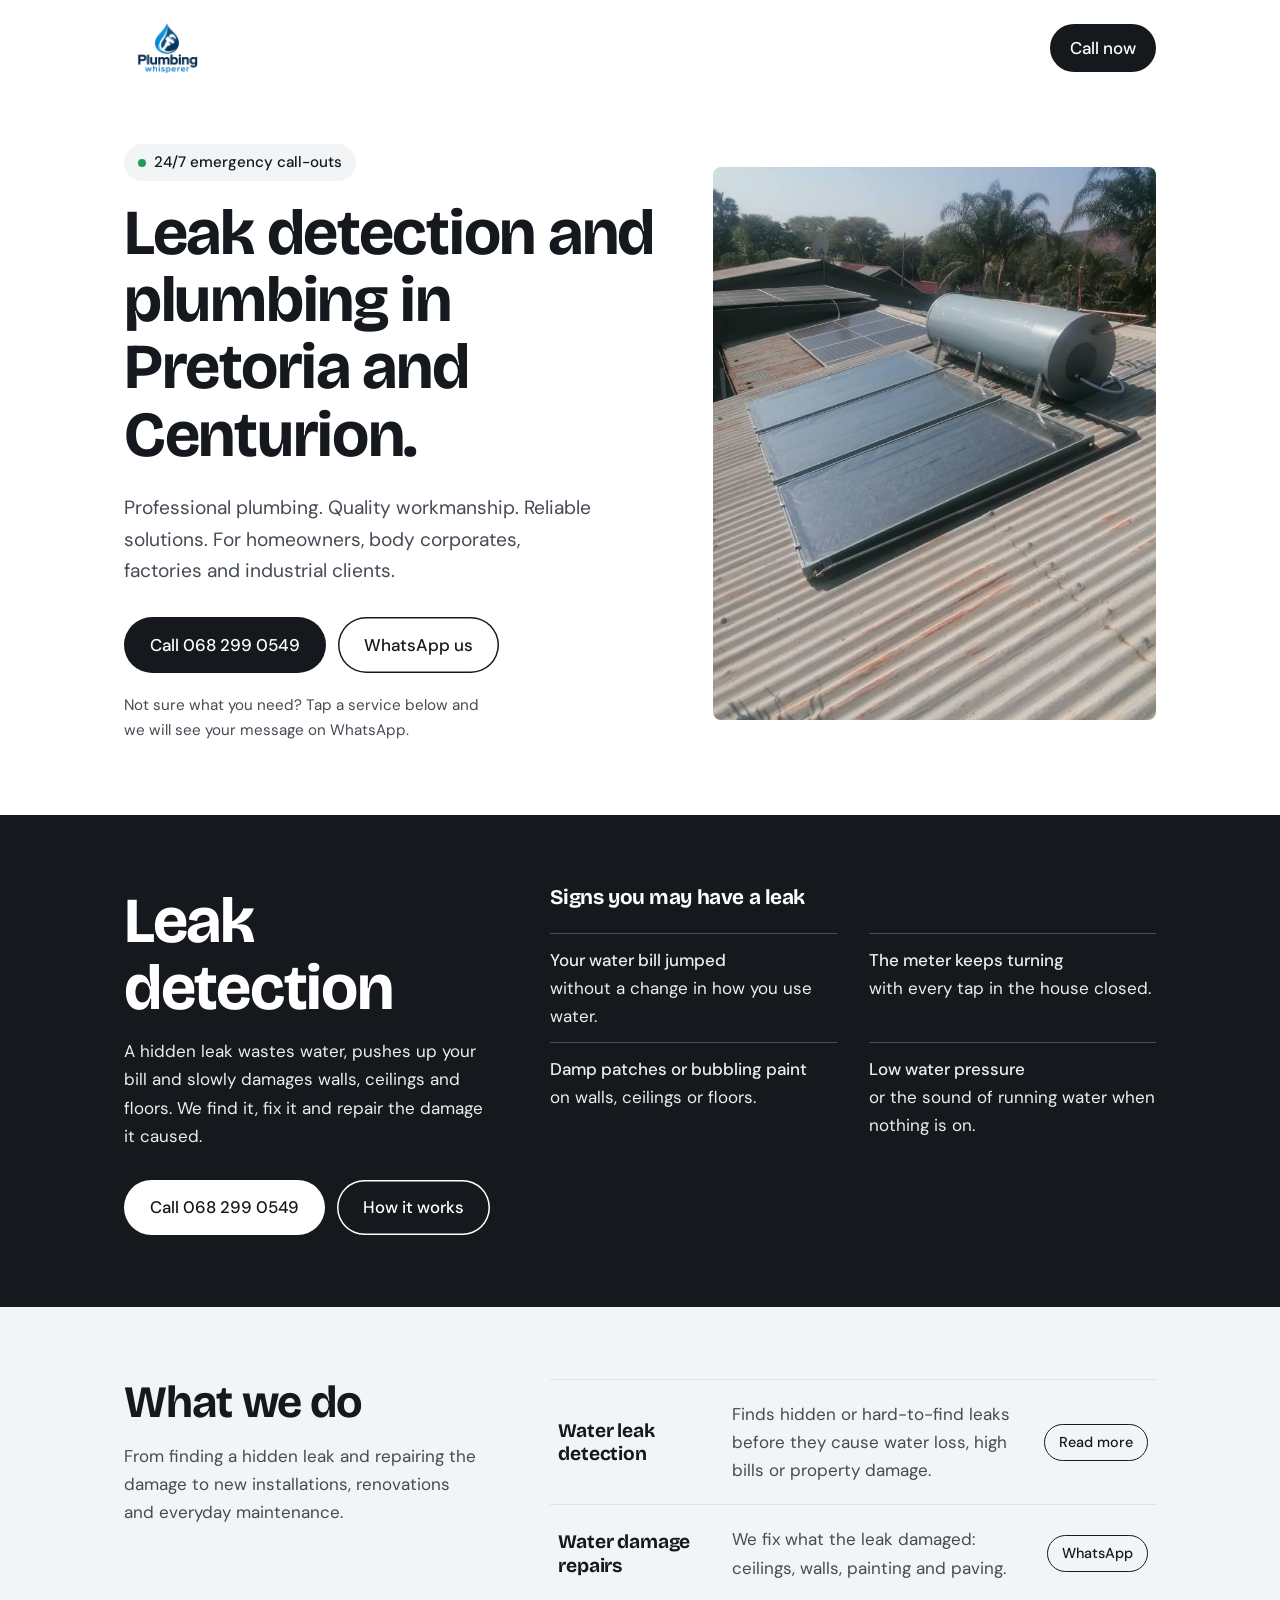
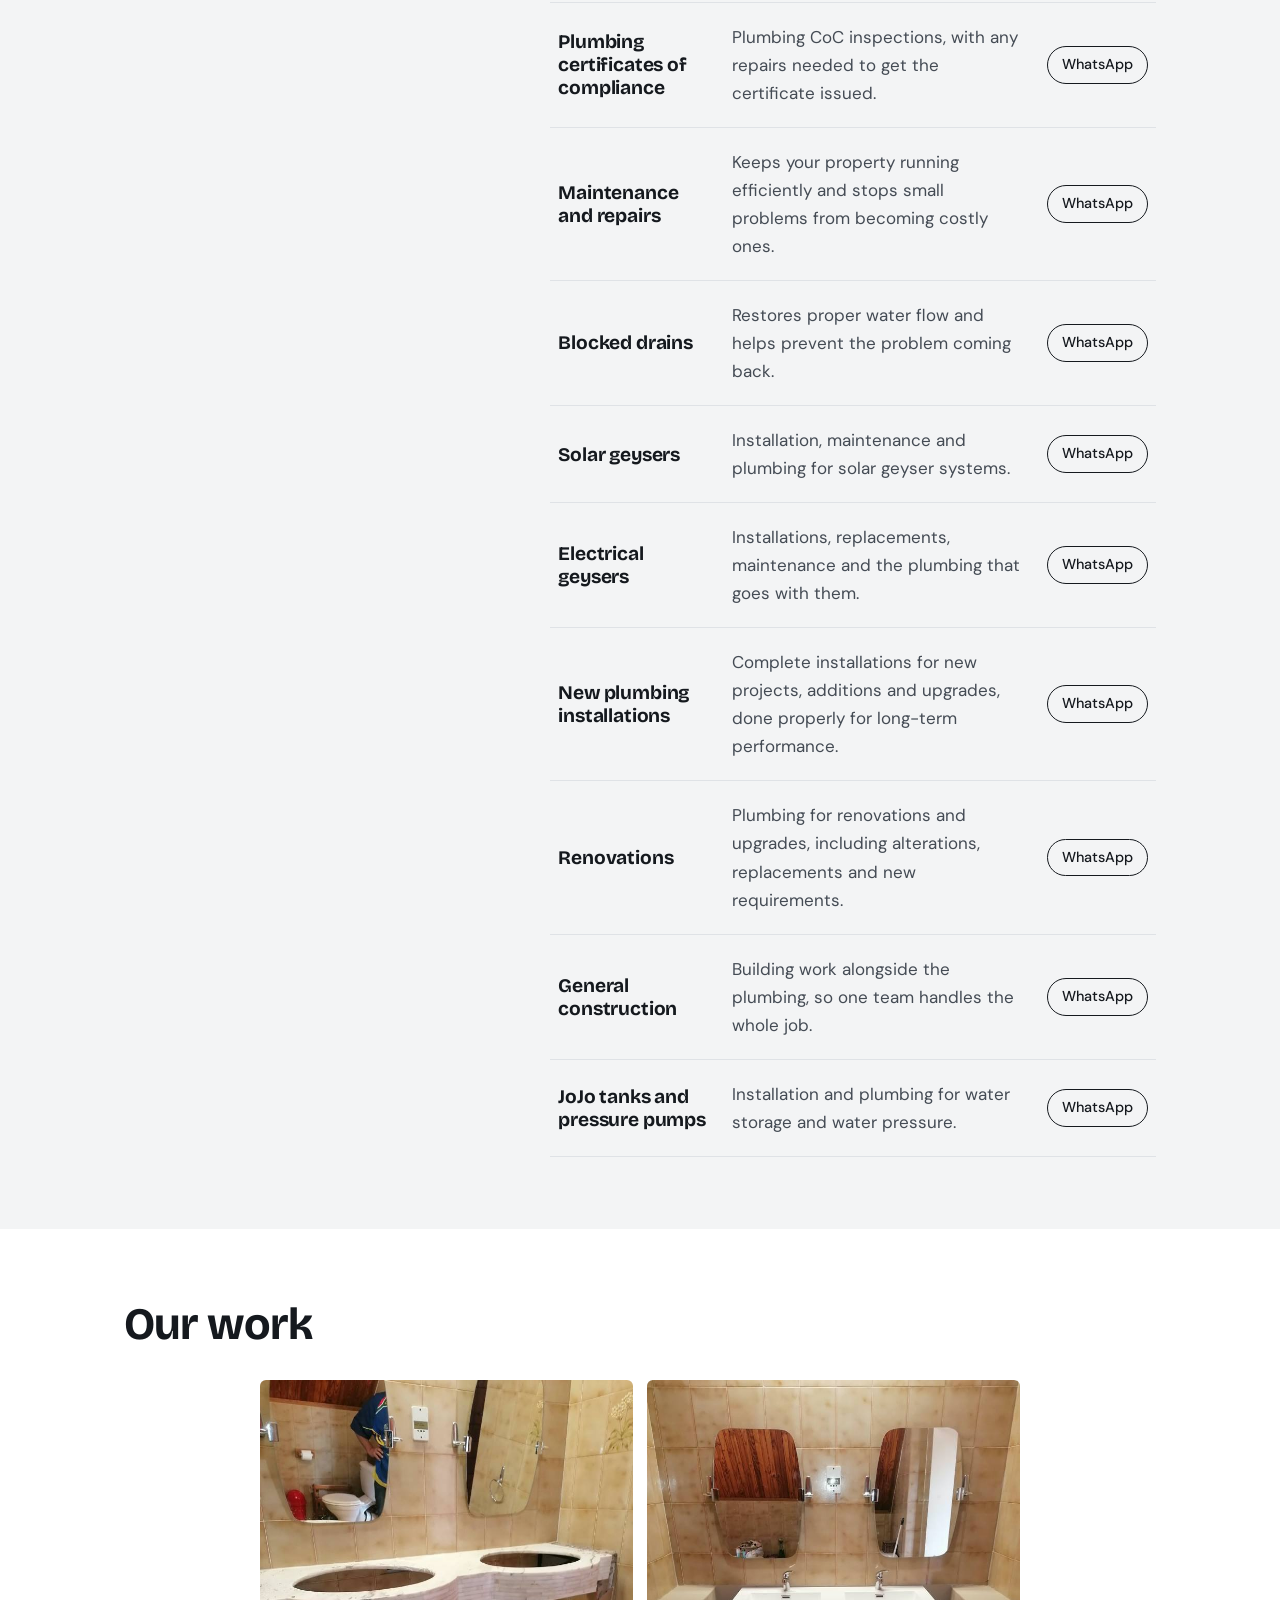
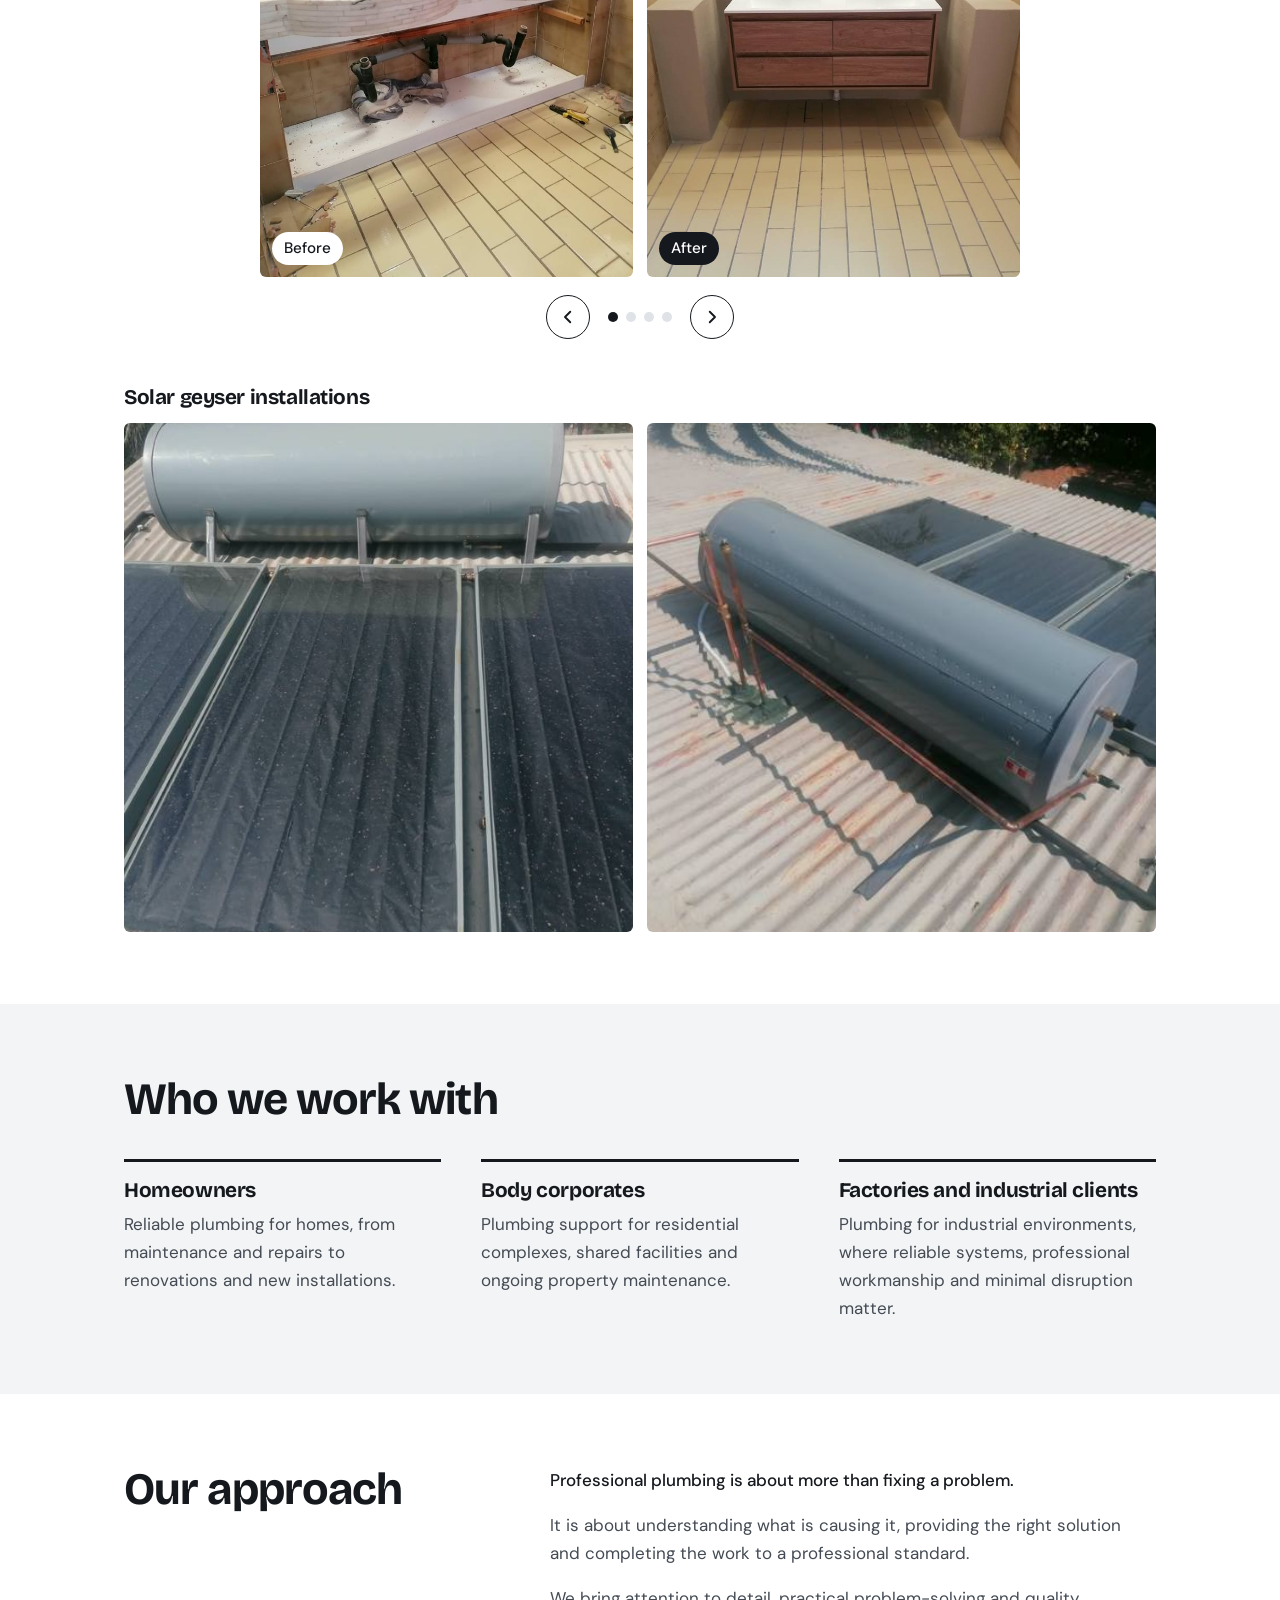
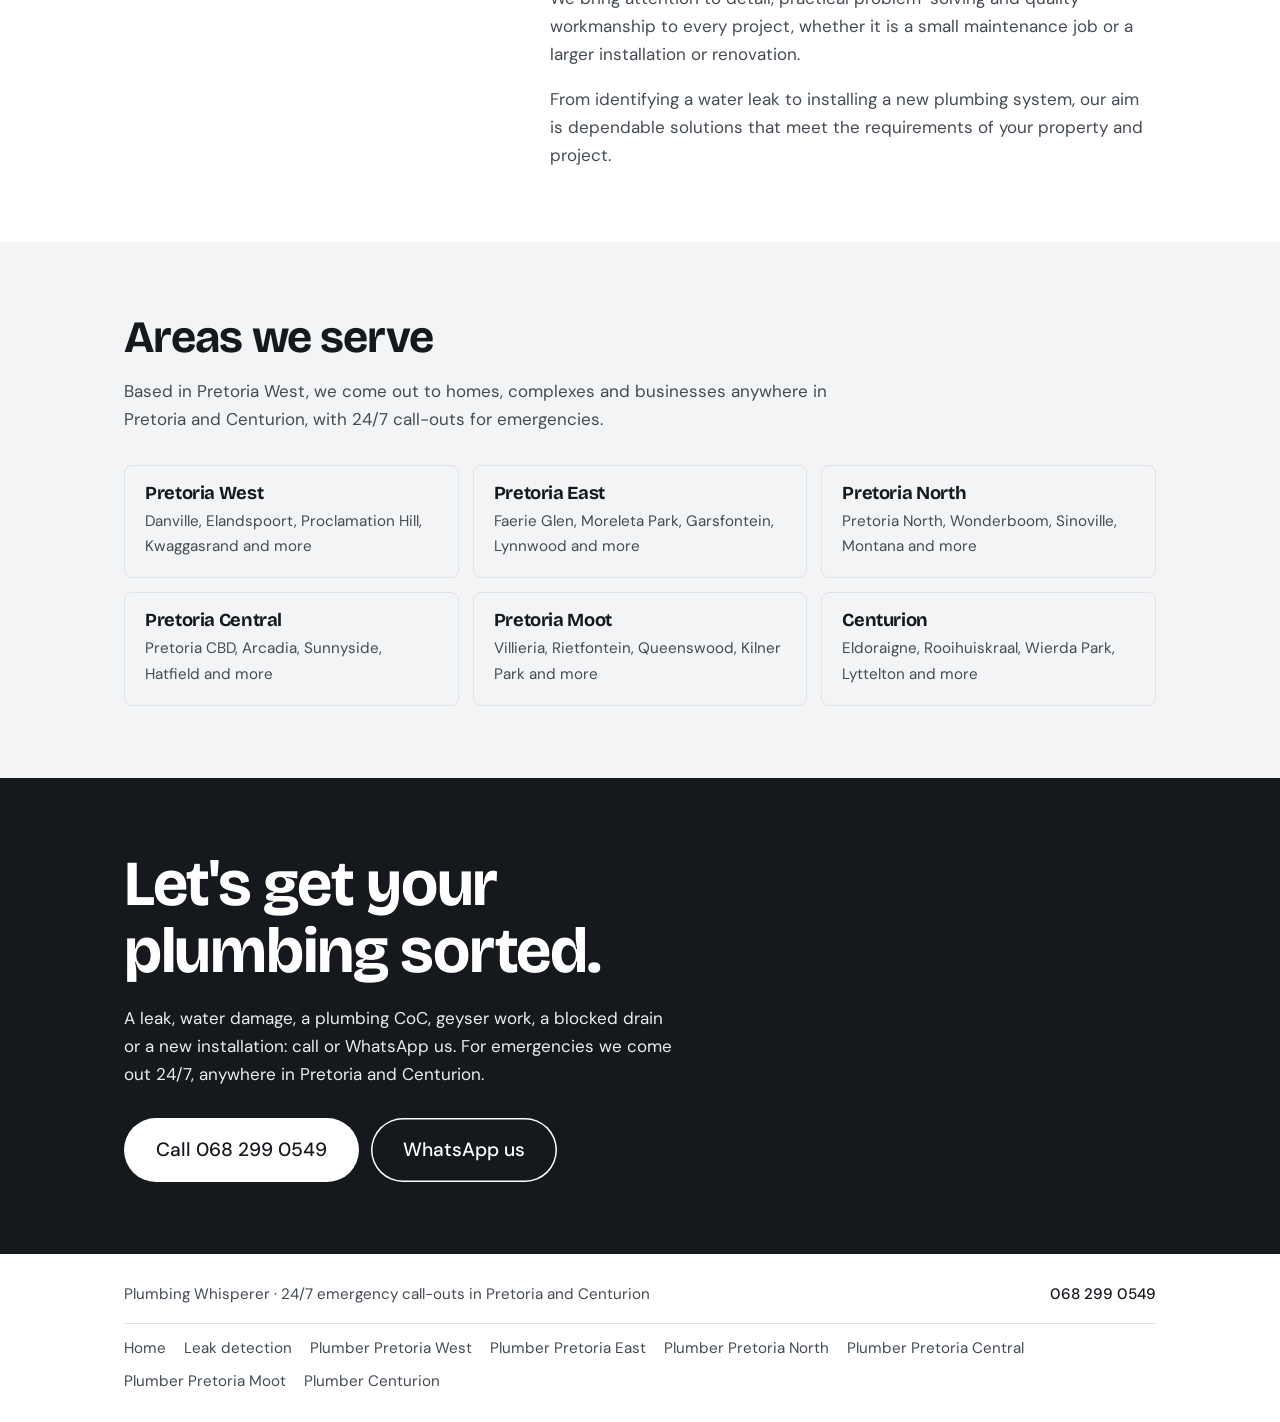
<file: index.html>
<!DOCTYPE html>
<html lang="en">
<head>
<meta charset="utf-8">
<meta name="viewport" content="width=device-width, initial-scale=1, viewport-fit=cover">
<title>Plumber Pretoria &amp; Centurion | 24/7 Leak Detection | Plumbing Whisperer</title>
<meta name="description" content="Leak detection and plumbing in Pretoria and Centurion, with 24/7 emergency call-outs. Water damage repairs, plumbing CoCs, geysers, drains and maintenance. Call 068 299 0549.">
<link rel="canonical" href="https://www.plumbing-whisperer.co.za/">
<link rel="icon" href="/images/logo.png">
<meta property="og:type" content="website">
<meta property="og:site_name" content="Plumbing Whisperer">
<meta property="og:title" content="Plumber in Pretoria &amp; Centurion | 24/7 Leak Detection">
<meta property="og:description" content="Leak detection, water damage repairs, plumbing CoCs, geysers and drains across Pretoria and Centurion. 24/7 emergency call-outs: 068 299 0549.">
<meta property="og:url" content="https://www.plumbing-whisperer.co.za/">
<meta property="og:image" content="https://www.plumbing-whisperer.co.za/images/solar-geyser-and-panels-installed-on-a-roof.jpg">
<meta name="twitter:card" content="summary_large_image">
<script type="application/ld+json">
{
  "@context": "https://schema.org",
  "@type": "Plumber",
  "@id": "https://www.plumbing-whisperer.co.za/#business",
  "name": "Plumbing Whisperer",
  "url": "https://www.plumbing-whisperer.co.za/",
  "logo": "https://www.plumbing-whisperer.co.za/images/logo.png",
  "image": "https://www.plumbing-whisperer.co.za/images/solar-geyser-and-panels-installed-on-a-roof.jpg",
  "telephone": "+27682990549",
  "description": "Leak detection and professional plumbing for homeowners, body corporates, factories and industrial clients across Pretoria and Centurion, with 24/7 emergency call-outs.",
  "address": {
    "@type": "PostalAddress",
    "addressLocality": "Pretoria West",
    "addressRegion": "Gauteng",
    "addressCountry": "ZA"
  },
  "areaServed": [
    {
      "@type": "City",
      "name": "Pretoria"
    },
    {
      "@type": "City",
      "name": "Centurion"
    }
  ],
  "openingHoursSpecification": {
    "@type": "OpeningHoursSpecification",
    "dayOfWeek": [
      "Monday",
      "Tuesday",
      "Wednesday",
      "Thursday",
      "Friday",
      "Saturday",
      "Sunday"
    ],
    "opens": "00:00",
    "closes": "23:59"
  },
  "hasOfferCatalog": {
    "@type": "OfferCatalog",
    "name": "Plumbing services",
    "itemListElement": [
      {
        "@type": "Offer",
        "itemOffered": {
          "@type": "Service",
          "name": "Water leak detection",
          "url": "https://www.plumbing-whisperer.co.za/leak-detection/"
        }
      },
      {
        "@type": "Offer",
        "itemOffered": {
          "@type": "Service",
          "name": "Water damage repairs"
        }
      },
      {
        "@type": "Offer",
        "itemOffered": {
          "@type": "Service",
          "name": "Plumbing certificates of compliance (CoC)"
        }
      },
      {
        "@type": "Offer",
        "itemOffered": {
          "@type": "Service",
          "name": "Maintenance and repairs"
        }
      },
      {
        "@type": "Offer",
        "itemOffered": {
          "@type": "Service",
          "name": "Blocked drains"
        }
      },
      {
        "@type": "Offer",
        "itemOffered": {
          "@type": "Service",
          "name": "Solar geysers"
        }
      },
      {
        "@type": "Offer",
        "itemOffered": {
          "@type": "Service",
          "name": "Electrical geysers"
        }
      },
      {
        "@type": "Offer",
        "itemOffered": {
          "@type": "Service",
          "name": "New plumbing installations"
        }
      },
      {
        "@type": "Offer",
        "itemOffered": {
          "@type": "Service",
          "name": "Renovations"
        }
      },
      {
        "@type": "Offer",
        "itemOffered": {
          "@type": "Service",
          "name": "General construction"
        }
      },
      {
        "@type": "Offer",
        "itemOffered": {
          "@type": "Service",
          "name": "JoJo tanks and pressure pumps"
        }
      }
    ]
  }
}
</script>
<link rel="preconnect" href="https://fonts.googleapis.com">
<link rel="preconnect" href="https://fonts.gstatic.com" crossorigin>
<link href="https://fonts.googleapis.com/css2?family=Bricolage+Grotesque:opsz,wght@12..96,500;12..96,700&family=DM+Sans:wght@400;500&display=swap" rel="stylesheet">
<link rel="stylesheet" href="/styles.css">
</head>
<body>
<div class="wrap">
  <header>
    <a class="logo" href="#top" aria-label="Plumbing Whisperer home"><img src="/images/logo.png" alt="Plumbing Whisperer"></a>
    <a class="btn" href="tel:+27682990549">Call now</a>
  </header>
</div>

<main id="top">
  <div class="hero">
        <div class="wrap">
      <div>
      <span class="badge">24/7 emergency call-outs</span>
      <h1>Leak detection and plumbing in Pretoria and Centurion.</h1>
      <p>Professional plumbing. Quality workmanship. Reliable solutions. For homeowners, body corporates, factories and industrial clients.</p>
      <div class="actions">
        <a class="btn" href="tel:+27682990549">Call 068 299 0549</a>
        <a class="btn ghost" href="https://wa.me/27682990549">WhatsApp us</a>
      </div>
      <p class="hint">Not sure what you need? Tap a service below and we will see your message on WhatsApp.</p>
      </div>
      <img src="/images/solar-geyser-and-panels-installed-on-a-roof.jpg" alt="Solar geyser and panels installed on a roof">
    </div>
  </div>

  <section class="cta feature" id="leak-detection">
    <div class="wrap split">
      <div>
        <h2>Leak detection</h2>
        <p>A hidden leak wastes water, pushes up your bill and slowly damages walls, ceilings and floors. We find it, fix it and repair the damage it caused.</p>
        <div class="actions">
          <a class="btn" href="tel:+27682990549">Call 068 299 0549</a>
          <a class="btn ghost" href="/leak-detection/">How it works</a>
        </div>
      </div>
      <div>
        <h3>Signs you may have a leak</h3>
        <ul class="signs">
          <li><strong>Your water bill jumped</strong>without a change in how you use water.</li>
          <li><strong>The meter keeps turning</strong>with every tap in the house closed.</li>
          <li><strong>Damp patches or bubbling paint</strong>on walls, ceilings or floors.</li>
          <li><strong>Low water pressure</strong>or the sound of running water when nothing is on.</li>
        </ul>
      </div>
    </div>
  </section>

  <section class="tint" id="services">
    <div class="wrap split">
      <div>
        <h2>What we do</h2>
        <p>From finding a hidden leak and repairing the damage to new installations, renovations and everyday maintenance.</p>
      </div>
      <ul class="list">
        <li><a href="/leak-detection/"><h3>Water leak detection</h3><p>Finds hidden or hard-to-find leaks before they cause water loss, high bills or property damage.</p><span class="go">Read more</span></a></li>
        <li><a href="https://wa.me/27682990549?text=Hi%2C%20I%20need%20help%20with%3A%20water%20damage%20repairs"><h3>Water damage repairs</h3><p>We fix what the leak damaged: ceilings, walls, painting and paving.</p><span class="go">WhatsApp</span></a></li>
        <li><a href="https://wa.me/27682990549?text=Hi%2C%20I%20need%20help%20with%3A%20a%20plumbing%20certificate%20of%20compliance%20(CoC)"><h3>Plumbing certificates of compliance</h3><p>Plumbing CoC inspections, with any repairs needed to get the certificate issued.</p><span class="go">WhatsApp</span></a></li>
        <li><a href="https://wa.me/27682990549?text=Hi%2C%20I%20need%20help%20with%3A%20maintenance%20and%20repairs"><h3>Maintenance and repairs</h3><p>Keeps your property running efficiently and stops small problems from becoming costly ones.</p><span class="go">WhatsApp</span></a></li>
        <li><a href="https://wa.me/27682990549?text=Hi%2C%20I%20need%20help%20with%3A%20blocked%20drains"><h3>Blocked drains</h3><p>Restores proper water flow and helps prevent the problem coming back.</p><span class="go">WhatsApp</span></a></li>
        <li><a href="https://wa.me/27682990549?text=Hi%2C%20I%20need%20help%20with%3A%20solar%20geysers"><h3>Solar geysers</h3><p>Installation, maintenance and plumbing for solar geyser systems.</p><span class="go">WhatsApp</span></a></li>
        <li><a href="https://wa.me/27682990549?text=Hi%2C%20I%20need%20help%20with%3A%20electrical%20geysers"><h3>Electrical geysers</h3><p>Installations, replacements, maintenance and the plumbing that goes with them.</p><span class="go">WhatsApp</span></a></li>
        <li><a href="https://wa.me/27682990549?text=Hi%2C%20I%20need%20help%20with%3A%20new%20plumbing%20installations"><h3>New plumbing installations</h3><p>Complete installations for new projects, additions and upgrades, done properly for long-term performance.</p><span class="go">WhatsApp</span></a></li>
        <li><a href="https://wa.me/27682990549?text=Hi%2C%20I%20need%20help%20with%3A%20renovations"><h3>Renovations</h3><p>Plumbing for renovations and upgrades, including alterations, replacements and new requirements.</p><span class="go">WhatsApp</span></a></li>
        <li><a href="https://wa.me/27682990549?text=Hi%2C%20I%20need%20help%20with%3A%20general%20construction"><h3>General construction</h3><p>Building work alongside the plumbing, so one team handles the whole job.</p><span class="go">WhatsApp</span></a></li>
        <li><a href="https://wa.me/27682990549?text=Hi%2C%20I%20need%20help%20with%3A%20jojo%20tanks%20and%20pressure%20pumps"><h3>JoJo tanks and pressure pumps</h3><p>Installation and plumbing for water storage and water pressure.</p><span class="go">WhatsApp</span></a></li>
      </ul>
    </div>
  </section>

  <section>
    <div class="wrap">
      <h2>Our work</h2>
      <div class="carousel" role="region" aria-roledescription="carousel" aria-label="Before and after photos">
        <div class="track" tabindex="0"><div class="slide" role="group" aria-roledescription="slide"><div class="pair">
        <figure><img src="/images/bathroom-basin-area-stripped-out-before-the-new-va.jpg" alt="Bathroom basin area stripped out before the new vanity" loading="lazy"><figcaption>Before</figcaption></figure>
        <figure class="after"><img src="/images/new-double-vanity-installed-in-the-bathroom.jpg" alt="New double vanity installed in the bathroom" loading="lazy"><figcaption>After</figcaption></figure>
      </div></div><div class="slide" role="group" aria-roledescription="slide"><div class="pair">
        <figure><img src="/images/bare-plastered-wall-with-new-water-points.jpg" alt="Bare plastered wall with new water points" loading="lazy"><figcaption>Before</figcaption></figure>
        <figure class="after"><img src="/images/wall-hung-vanity-with-two-basins-and-taps.jpg" alt="Wall-hung vanity with two basins and taps" loading="lazy"><figcaption>After</figcaption></figure>
      </div></div><div class="slide" role="group" aria-roledescription="slide"><div class="pair"><figure><img src="/images/broken-underground-drain-pipe-in-an-excavated-hole.jpg" alt="Broken underground drain pipe in an excavated hole" loading="lazy"><figcaption>Before</figcaption></figure><figure class="after"><img src="/images/new-drain-pipes-fitted-in-the-same-hole.jpg" alt="New drain pipes fitted in the same hole" loading="lazy"><figcaption>After</figcaption></figure></div></div><div class="slide" role="group" aria-roledescription="slide"><div class="pair"><figure><img src="/images/close-up-of-a-cracked-and-broken-drain-fitting.jpg" alt="Close up of a cracked and broken drain fitting" loading="lazy"><figcaption>Before</figcaption></figure><figure class="after"><img src="/images/repaired-drain-with-new-pipework-beside-the-manhol.jpg" alt="Repaired drain with new pipework beside the manhole" loading="lazy"><figcaption>After</figcaption></figure></div></div></div>
        <div class="ctrl">
          <button class="nav prev" type="button" aria-label="Previous photos"><svg width="18" height="18" viewBox="0 0 24 24" fill="none" stroke="currentColor" stroke-width="2.5" stroke-linecap="round" stroke-linejoin="round"><path d="M15 5l-7 7 7 7"/></svg></button>
          <div class="dots"></div>
          <button class="nav next" type="button" aria-label="Next photos"><svg width="18" height="18" viewBox="0 0 24 24" fill="none" stroke="currentColor" stroke-width="2.5" stroke-linecap="round" stroke-linejoin="round"><path d="M9 5l7 7-7 7"/></svg></button>
        </div>
      </div>
      <h3 class="sub">Solar geyser installations</h3>
      <div class="strip">
        <figure><img src="/images/solar-geyser-panels-and-tank-close-up.jpg" alt="Solar geyser panels and tank close up" loading="lazy"></figure>
        <figure><img src="/images/solar-geyser-tank-with-copper-piping.jpg" alt="Solar geyser tank with copper piping" loading="lazy"></figure>
      </div>
    </div>
  </section>

  <section class="tint">
    <div class="wrap">
      <h2>Who we work with</h2>
      <div class="who">
        <div><h3>Homeowners</h3><p>Reliable plumbing for homes, from maintenance and repairs to renovations and new installations.</p></div>
        <div><h3>Body corporates</h3><p>Plumbing support for residential complexes, shared facilities and ongoing property maintenance.</p></div>
        <div><h3>Factories and industrial clients</h3><p>Plumbing for industrial environments, where reliable systems, professional workmanship and minimal disruption matter.</p></div>
      </div>
    </div>
  </section>

  <section>
    <div class="wrap split">
      <h2>Our approach</h2>
      <div class="prose">
        <p class="lead">Professional plumbing is about more than fixing a problem.</p>
        <p>It is about understanding what is causing it, providing the right solution and completing the work to a professional standard.</p>
        <p>We bring attention to detail, practical problem-solving and quality workmanship to every project, whether it is a small maintenance job or a larger installation or renovation.</p>
        <p>From identifying a water leak to installing a new plumbing system, our aim is dependable solutions that meet the requirements of your property and project.</p>
      </div>
    </div>
  </section>

  <section class="tint" id="areas">
    <div class="wrap">
      <h2>Areas we serve</h2>
      <p class="prose" style="margin-top:16px">Based in Pretoria West, we come out to homes, complexes and businesses anywhere in Pretoria and Centurion, with 24/7 call-outs for emergencies.</p>
      <div class="areas">
        <a href="/plumber-pretoria-west/"><h3>Pretoria West</h3><p>Danville, Elandspoort, Proclamation Hill, Kwaggasrand and more</p></a>
        <a href="/plumber-pretoria-east/"><h3>Pretoria East</h3><p>Faerie Glen, Moreleta Park, Garsfontein, Lynnwood and more</p></a>
        <a href="/plumber-pretoria-north/"><h3>Pretoria North</h3><p>Pretoria North, Wonderboom, Sinoville, Montana and more</p></a>
        <a href="/plumber-pretoria-central/"><h3>Pretoria Central</h3><p>Pretoria CBD, Arcadia, Sunnyside, Hatfield and more</p></a>
        <a href="/plumber-pretoria-moot/"><h3>Pretoria Moot</h3><p>Villieria, Rietfontein, Queenswood, Kilner Park and more</p></a>
        <a href="/plumber-centurion/"><h3>Centurion</h3><p>Eldoraigne, Rooihuiskraal, Wierda Park, Lyttelton and more</p></a>
      </div>
    </div>
  </section>

  <section class="cta">
    <div class="wrap">
      <h2>Let's get your plumbing sorted.</h2>
      <p>A leak, water damage, a plumbing CoC, geyser work, a blocked drain or a new installation: call or WhatsApp us. For emergencies we come out 24/7, anywhere in Pretoria and Centurion.</p>
      <div class="actions">
        <a class="btn" href="tel:+27682990549">Call 068 299 0549</a>
        <a class="btn ghost" href="https://wa.me/27682990549">WhatsApp us</a>
      </div>
    </div>
  </section>
</main>

<footer>
  <div class="wrap">
    <span>Plumbing Whisperer · 24/7 emergency call-outs in Pretoria and Centurion</span>
    <a href="tel:+27682990549">068 299 0549</a>
    <nav aria-label="Pages"><a href="/">Home</a><a href="/leak-detection/">Leak detection</a><a href="/plumber-pretoria-west/">Plumber Pretoria West</a><a href="/plumber-pretoria-east/">Plumber Pretoria East</a><a href="/plumber-pretoria-north/">Plumber Pretoria North</a><a href="/plumber-pretoria-central/">Plumber Pretoria Central</a><a href="/plumber-pretoria-moot/">Plumber Pretoria Moot</a><a href="/plumber-centurion/">Plumber Centurion</a></nav>
  </div>
</footer>
<div class="bar"><a class="btn" href="tel:+27682990549">Call now</a><a class="btn ghost" href="https://wa.me/27682990549">WhatsApp</a></div>
<script>
(function(){
  var t=document.querySelector('.track'); if(!t) return;
  var slides=t.querySelectorAll('.slide'), dots=document.querySelector('.dots');
  slides.forEach(function(_,i){var d=document.createElement('button');d.type='button';d.setAttribute('aria-label','Go to photos '+(i+1));d.onclick=function(){t.scrollTo({left:slides[i].offsetLeft-t.offsetLeft})};dots.appendChild(d)});
  function upd(){var i=Math.round(t.scrollLeft/(slides[0].offsetWidth+16));dots.querySelectorAll('button').forEach(function(d,j){d.setAttribute('aria-current',j===i?'true':'false')})}
  t.addEventListener('scroll',upd,{passive:true}); upd();
  document.querySelector('.prev').onclick=function(){t.scrollBy({left:-t.clientWidth})};
  document.querySelector('.next').onclick=function(){t.scrollBy({left:t.clientWidth})};
})();
</script>
</body>
</html>
</file>
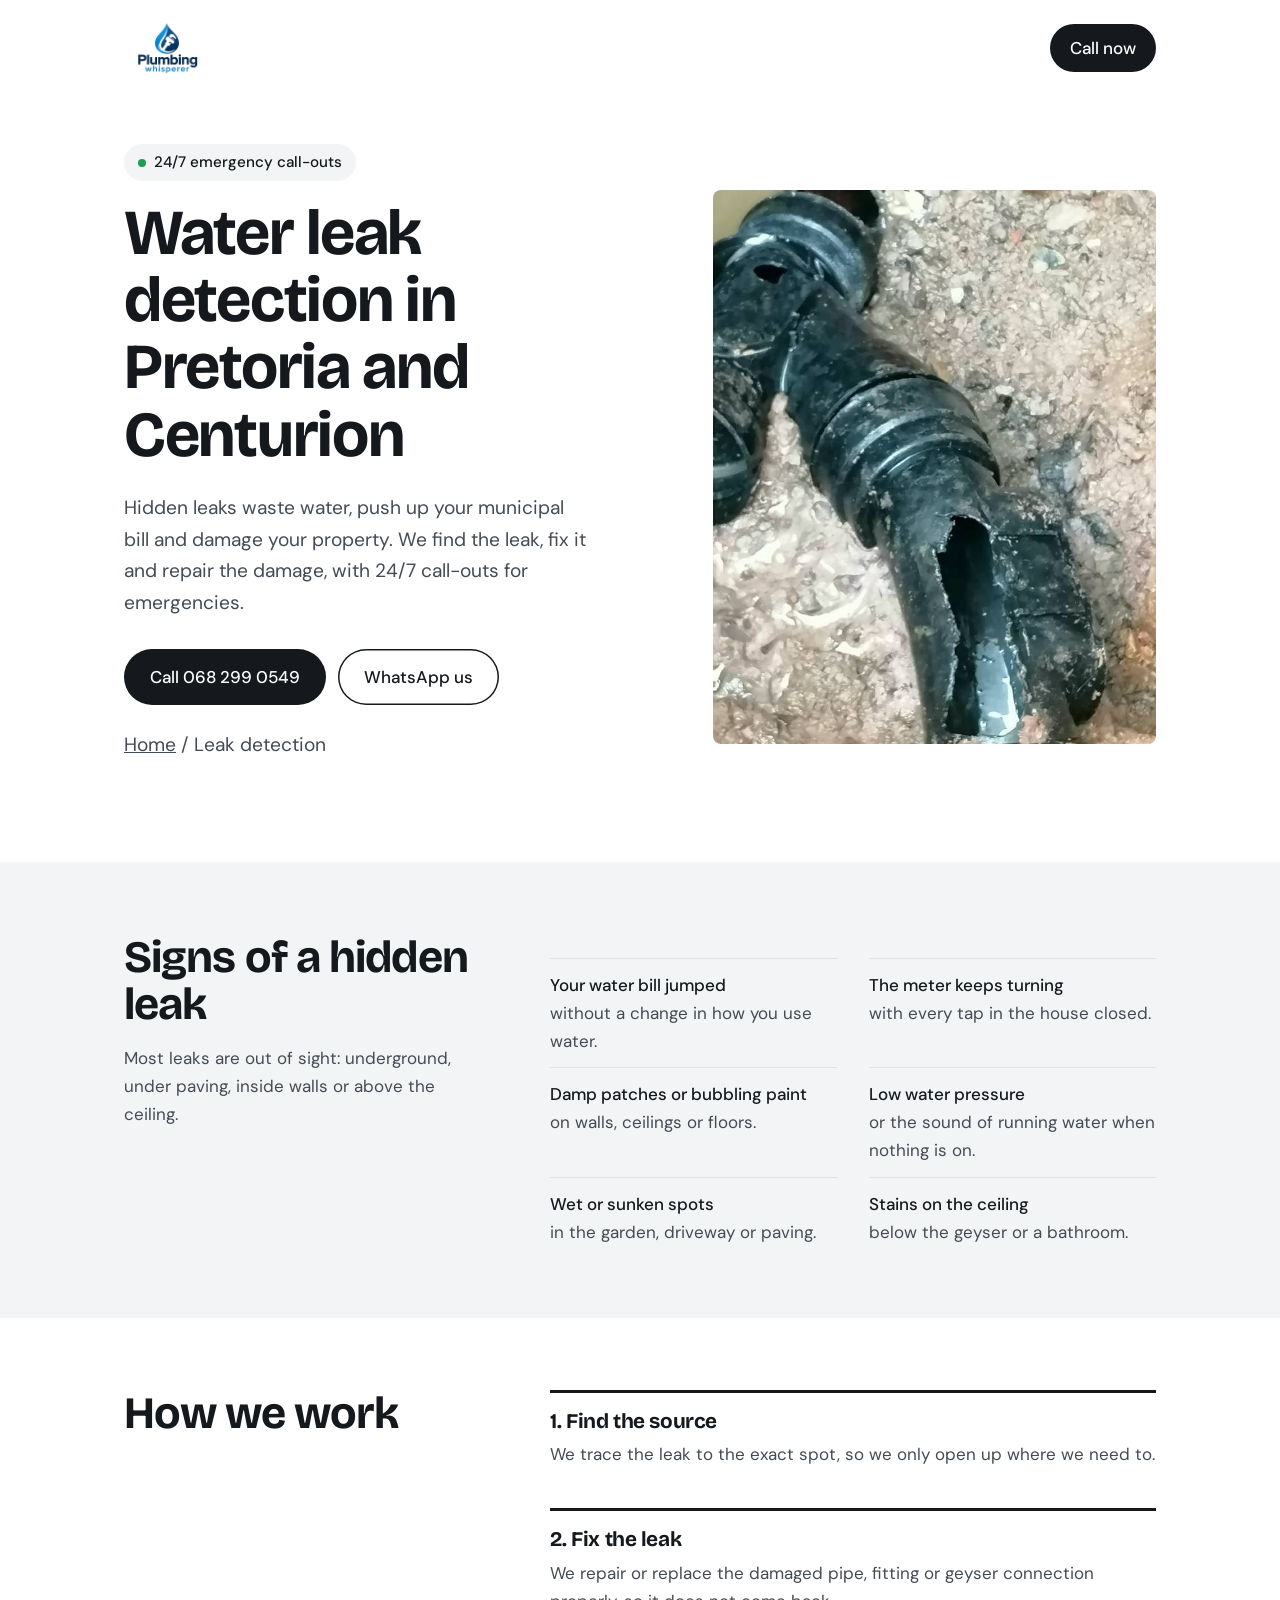
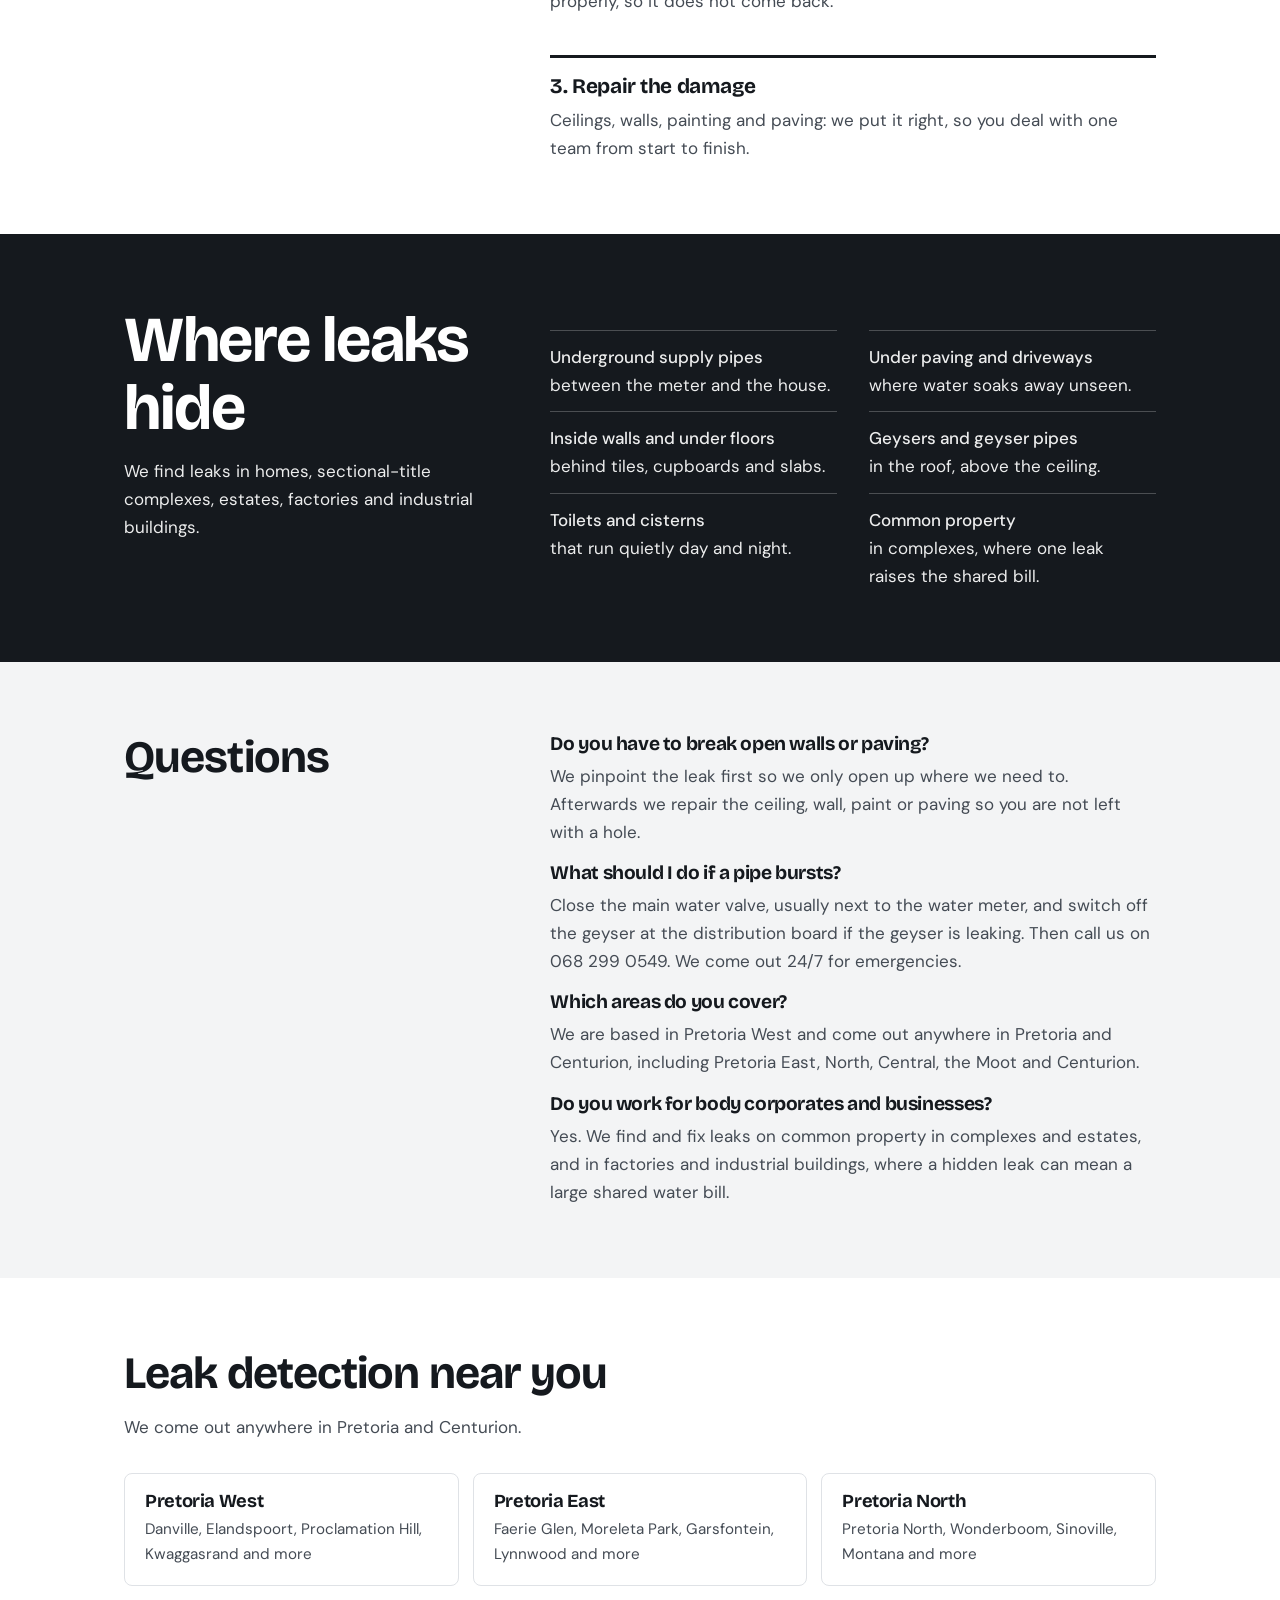
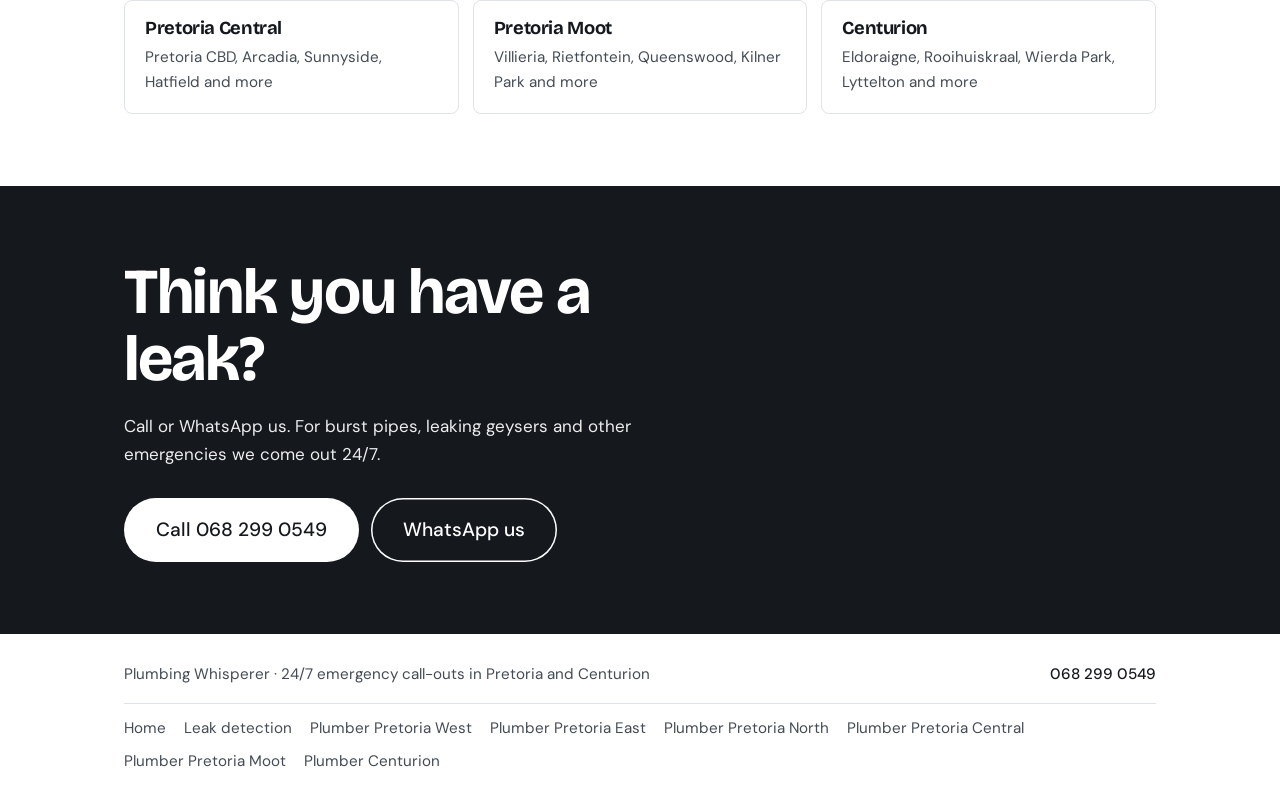
<file: leak-detection/index.html>
<!DOCTYPE html>
<html lang="en">
<head>
<meta charset="utf-8">
<meta name="viewport" content="width=device-width, initial-scale=1, viewport-fit=cover">
<title>Leak Detection Pretoria &amp; Centurion | 24/7 | Plumbing Whisperer</title>
<meta name="description" content="Water leak detection in Pretoria and Centurion. We find hidden leaks, fix them and repair the damage to ceilings, walls, paint and paving. 24/7 emergency call-outs: 068 299 0549.">
<link rel="canonical" href="https://www.plumbing-whisperer.co.za/leak-detection/">
<link rel="icon" href="/images/logo.png">
<meta property="og:type" content="website">
<meta property="og:site_name" content="Plumbing Whisperer">
<meta property="og:title" content="Leak Detection Pretoria &amp; Centurion | 24/7 | Plumbing Whisperer">
<meta property="og:description" content="Water leak detection in Pretoria and Centurion. We find hidden leaks, fix them and repair the damage to ceilings, walls, paint and paving. 24/7 emergency call-outs: 068 299 0549.">
<meta property="og:url" content="https://www.plumbing-whisperer.co.za/leak-detection/">
<meta property="og:image" content="https://www.plumbing-whisperer.co.za/images/close-up-of-a-cracked-and-broken-drain-fitting.jpg">
<meta name="twitter:card" content="summary_large_image">
<script type="application/ld+json">
{
  "@context": "https://schema.org",
  "@graph": [
    {
      "@type": "Service",
      "name": "Water leak detection",
      "serviceType": "Leak detection",
      "url": "https://www.plumbing-whisperer.co.za/leak-detection/",
      "provider": {
        "@id": "https://www.plumbing-whisperer.co.za/#business"
      },
      "areaServed": [
        {
          "@type": "City",
          "name": "Pretoria"
        },
        {
          "@type": "City",
          "name": "Centurion"
        }
      ]
    },
    {
      "@type": "FAQPage",
      "mainEntity": [
        {
          "@type": "Question",
          "name": "Do you have to break open walls or paving?",
          "acceptedAnswer": {
            "@type": "Answer",
            "text": "We pinpoint the leak first so we only open up where we need to. Afterwards we repair the ceiling, wall, paint or paving so you are not left with a hole."
          }
        },
        {
          "@type": "Question",
          "name": "What should I do if a pipe bursts?",
          "acceptedAnswer": {
            "@type": "Answer",
            "text": "Close the main water valve, usually next to the water meter, and switch off the geyser at the distribution board if the geyser is leaking. Then call us on 068 299 0549. We come out 24/7 for emergencies."
          }
        },
        {
          "@type": "Question",
          "name": "Which areas do you cover?",
          "acceptedAnswer": {
            "@type": "Answer",
            "text": "We are based in Pretoria West and come out anywhere in Pretoria and Centurion, including Pretoria East, North, Central, the Moot and Centurion."
          }
        },
        {
          "@type": "Question",
          "name": "Do you work for body corporates and businesses?",
          "acceptedAnswer": {
            "@type": "Answer",
            "text": "Yes. We find and fix leaks on common property in complexes and estates, and in factories and industrial buildings, where a hidden leak can mean a large shared water bill."
          }
        }
      ]
    },
    {
      "@type": "BreadcrumbList",
      "itemListElement": [
        {
          "@type": "ListItem",
          "position": 1,
          "name": "Home",
          "item": "https://www.plumbing-whisperer.co.za/"
        },
        {
          "@type": "ListItem",
          "position": 2,
          "name": "Leak detection",
          "item": "https://www.plumbing-whisperer.co.za/leak-detection/"
        }
      ]
    }
  ]
}
</script>
<link rel="preconnect" href="https://fonts.googleapis.com">
<link rel="preconnect" href="https://fonts.gstatic.com" crossorigin>
<link href="https://fonts.googleapis.com/css2?family=Bricolage+Grotesque:opsz,wght@12..96,500;12..96,700&family=DM+Sans:wght@400;500&display=swap" rel="stylesheet">
<link rel="stylesheet" href="/styles.css">
</head>
<body>
<div class="wrap">
  <header>
    <a class="logo" href="/" aria-label="Plumbing Whisperer home"><img src="/images/logo.png" alt="Plumbing Whisperer"></a>
    <a class="btn" href="tel:+27682990549">Call now</a>
  </header>
</div>

<main>
  <div class="hero">
    <div class="wrap">
      <div>
      <span class="badge">24/7 emergency call-outs</span>
      <h1>Water leak detection in Pretoria and Centurion</h1>
      <p>Hidden leaks waste water, push up your municipal bill and damage your property. We find the leak, fix it and repair the damage, with 24/7 call-outs for emergencies.</p>
      <div class="actions">
        <a class="btn" href="tel:+27682990549">Call 068 299 0549</a>
        <a class="btn ghost" href="https://wa.me/27682990549">WhatsApp us</a>
      </div>
      <p class="crumbs"><a href="/">Home</a> / Leak detection</p>
      </div>
      <img src="/images/close-up-of-a-cracked-and-broken-drain-fitting.jpg" alt="Cracked and broken pipe fitting found during leak detection">
    </div>
  </div>

  <section class="tint">
    <div class="wrap split">
      <div>
        <h2>Signs of a hidden leak</h2>
        <p>Most leaks are out of sight: underground, under paving, inside walls or above the ceiling.</p>
      </div>
      <ul class="signs">
        <li><strong>Your water bill jumped</strong>without a change in how you use water.</li>
        <li><strong>The meter keeps turning</strong>with every tap in the house closed.</li>
        <li><strong>Damp patches or bubbling paint</strong>on walls, ceilings or floors.</li>
        <li><strong>Low water pressure</strong>or the sound of running water when nothing is on.</li>
        <li><strong>Wet or sunken spots</strong>in the garden, driveway or paving.</li>
        <li><strong>Stains on the ceiling</strong>below the geyser or a bathroom.</li>
      </ul>
    </div>
  </section>

  <section>
    <div class="wrap split">
      <h2>How we work</h2>
      <div class="who" style="grid-template-columns:1fr;margin-top:0">
        <div><h3>1. Find the source</h3><p>We trace the leak to the exact spot, so we only open up where we need to.</p></div>
        <div><h3>2. Fix the leak</h3><p>We repair or replace the damaged pipe, fitting or geyser connection properly, so it does not come back.</p></div>
        <div><h3>3. Repair the damage</h3><p>Ceilings, walls, painting and paving: we put it right, so you deal with one team from start to finish.</p></div>
      </div>
    </div>
  </section>

  <section class="cta feature">
    <div class="wrap split">
      <div>
        <h2>Where leaks hide</h2>
        <p>We find leaks in homes, sectional-title complexes, estates, factories and industrial buildings.</p>
      </div>
      <ul class="signs">
        <li><strong>Underground supply pipes</strong>between the meter and the house.</li>
        <li><strong>Under paving and driveways</strong>where water soaks away unseen.</li>
        <li><strong>Inside walls and under floors</strong>behind tiles, cupboards and slabs.</li>
        <li><strong>Geysers and geyser pipes</strong>in the roof, above the ceiling.</li>
        <li><strong>Toilets and cisterns</strong>that run quietly day and night.</li>
        <li><strong>Common property</strong>in complexes, where one leak raises the shared bill.</li>
      </ul>
    </div>
  </section>

  <section class="tint">
    <div class="wrap split">
      <h2>Questions</h2>
      <div class="prose">
        <h3 style="font-size:1.2rem;margin:0 0 8px">Do you have to break open walls or paving?</h3>
        <p>We pinpoint the leak first so we only open up where we need to. Afterwards we repair the ceiling, wall, paint or paving so you are not left with a hole.</p>
        <h3 style="font-size:1.2rem;margin:0 0 8px">What should I do if a pipe bursts?</h3>
        <p>Close the main water valve, usually next to the water meter, and switch off the geyser at the distribution board if the geyser is leaking. Then call us on 068 299 0549. We come out 24/7 for emergencies.</p>
        <h3 style="font-size:1.2rem;margin:0 0 8px">Which areas do you cover?</h3>
        <p>We are based in Pretoria West and come out anywhere in Pretoria and Centurion, including Pretoria East, North, Central, the Moot and Centurion.</p>
        <h3 style="font-size:1.2rem;margin:0 0 8px">Do you work for body corporates and businesses?</h3>
        <p>Yes. We find and fix leaks on common property in complexes and estates, and in factories and industrial buildings, where a hidden leak can mean a large shared water bill.</p>
      </div>
    </div>
  </section>

  <section>
    <div class="wrap">
      <h2>Leak detection near you</h2>
      <p style="margin-top:16px">We come out anywhere in Pretoria and Centurion.</p>
      <div class="areas">
        <a href="/plumber-pretoria-west/"><h3>Pretoria West</h3><p>Danville, Elandspoort, Proclamation Hill, Kwaggasrand and more</p></a>
        <a href="/plumber-pretoria-east/"><h3>Pretoria East</h3><p>Faerie Glen, Moreleta Park, Garsfontein, Lynnwood and more</p></a>
        <a href="/plumber-pretoria-north/"><h3>Pretoria North</h3><p>Pretoria North, Wonderboom, Sinoville, Montana and more</p></a>
        <a href="/plumber-pretoria-central/"><h3>Pretoria Central</h3><p>Pretoria CBD, Arcadia, Sunnyside, Hatfield and more</p></a>
        <a href="/plumber-pretoria-moot/"><h3>Pretoria Moot</h3><p>Villieria, Rietfontein, Queenswood, Kilner Park and more</p></a>
        <a href="/plumber-centurion/"><h3>Centurion</h3><p>Eldoraigne, Rooihuiskraal, Wierda Park, Lyttelton and more</p></a>
      </div>
    </div>
  </section>

  <section class="cta">
    <div class="wrap">
      <h2>Think you have a leak?</h2>
      <p>Call or WhatsApp us. For burst pipes, leaking geysers and other emergencies we come out 24/7.</p>
      <div class="actions">
        <a class="btn" href="tel:+27682990549">Call 068 299 0549</a>
        <a class="btn ghost" href="https://wa.me/27682990549">WhatsApp us</a>
      </div>
    </div>
  </section>
</main>

<footer>
  <div class="wrap">
    <span>Plumbing Whisperer · 24/7 emergency call-outs in Pretoria and Centurion</span>
    <a href="tel:+27682990549">068 299 0549</a>
    <nav aria-label="Pages"><a href="/">Home</a><a href="/leak-detection/">Leak detection</a><a href="/plumber-pretoria-west/">Plumber Pretoria West</a><a href="/plumber-pretoria-east/">Plumber Pretoria East</a><a href="/plumber-pretoria-north/">Plumber Pretoria North</a><a href="/plumber-pretoria-central/">Plumber Pretoria Central</a><a href="/plumber-pretoria-moot/">Plumber Pretoria Moot</a><a href="/plumber-centurion/">Plumber Centurion</a></nav>
  </div>
</footer>
<div class="bar"><a class="btn" href="tel:+27682990549">Call now</a><a class="btn ghost" href="https://wa.me/27682990549">WhatsApp</a></div>
</body>
</html>
</file>
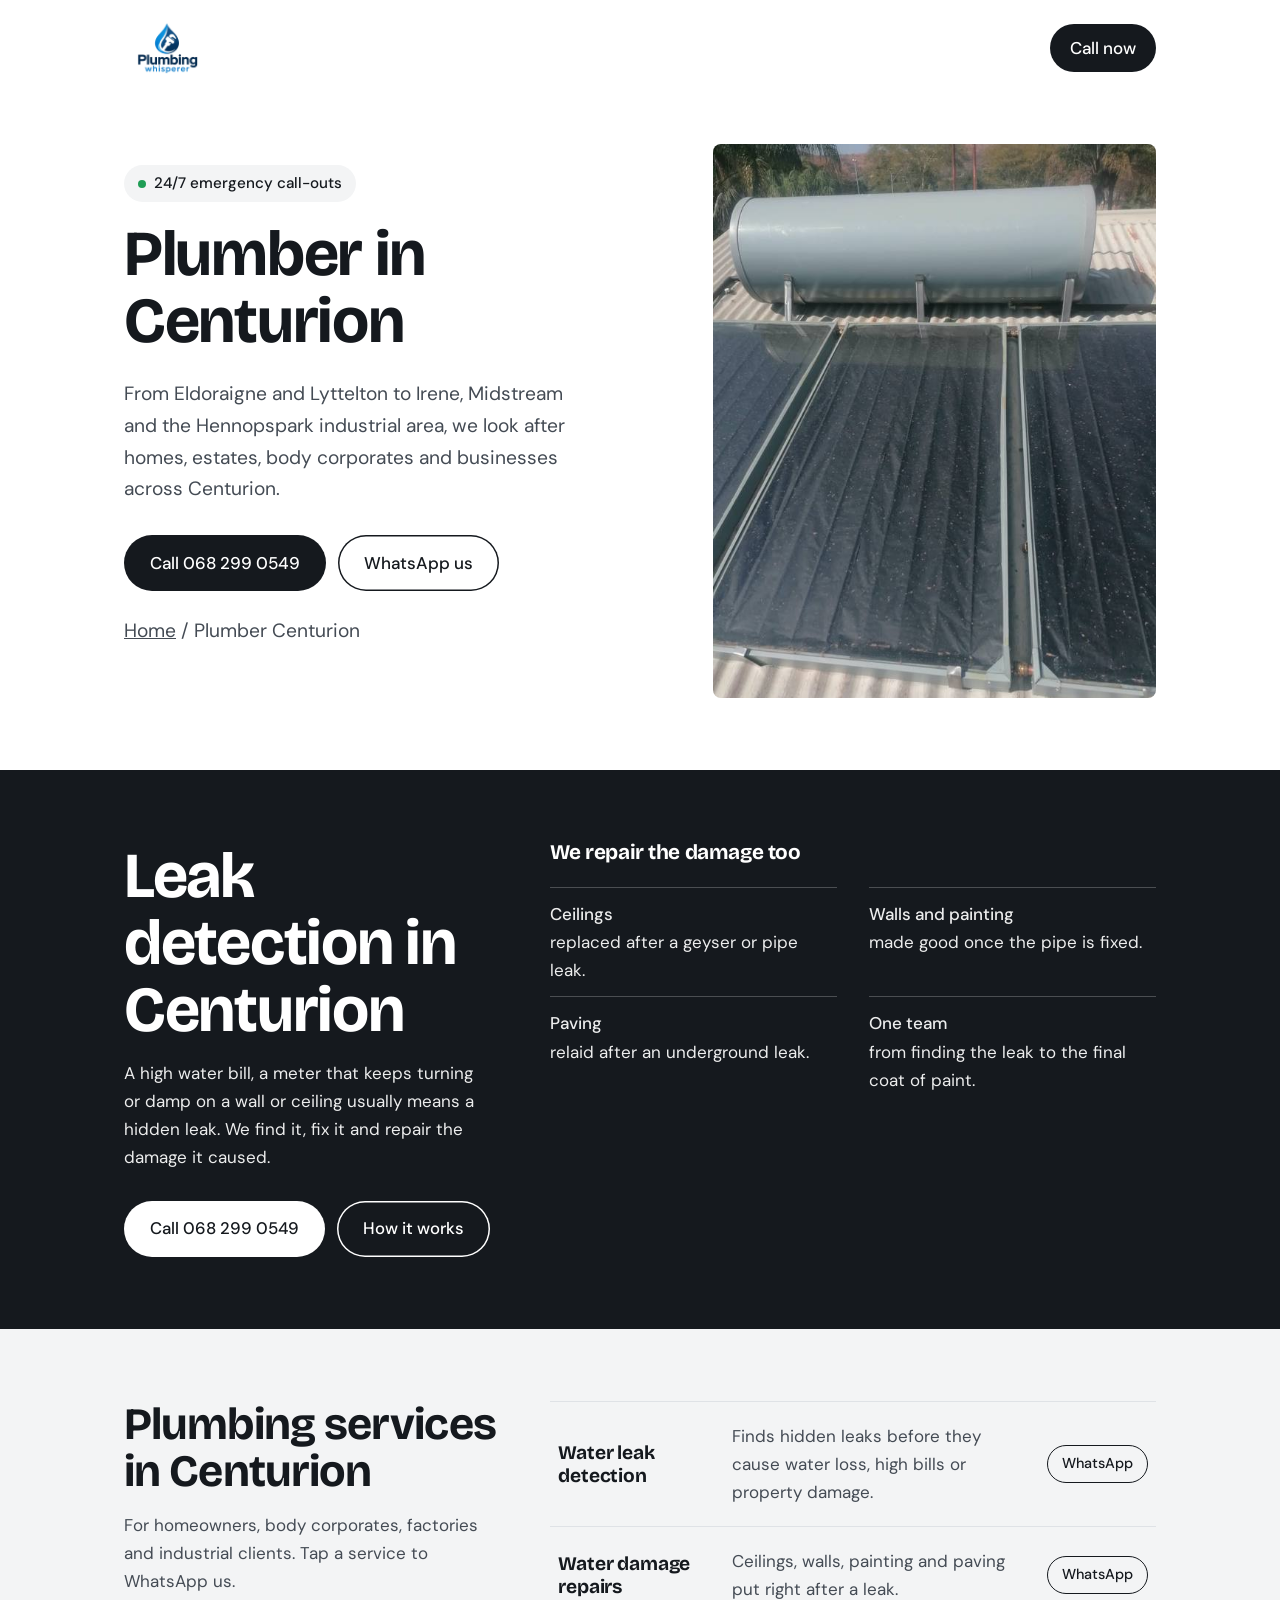
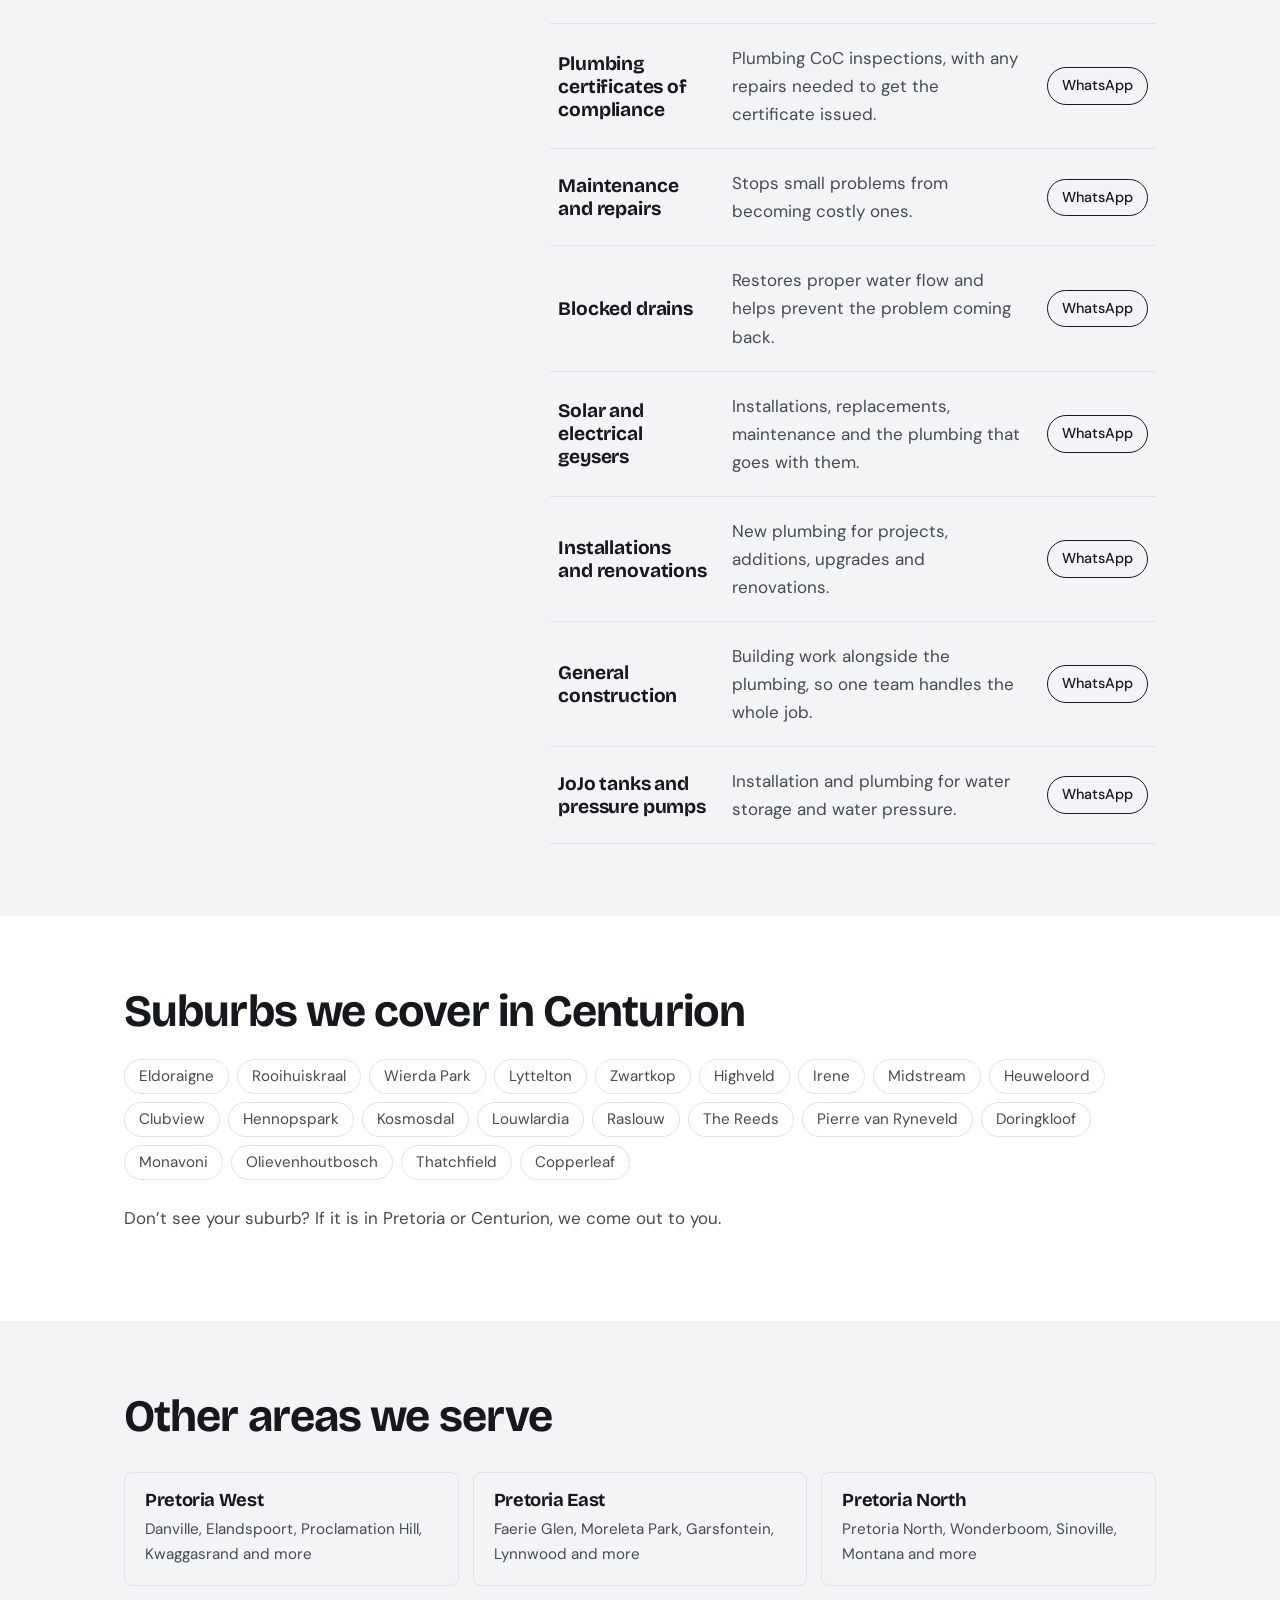
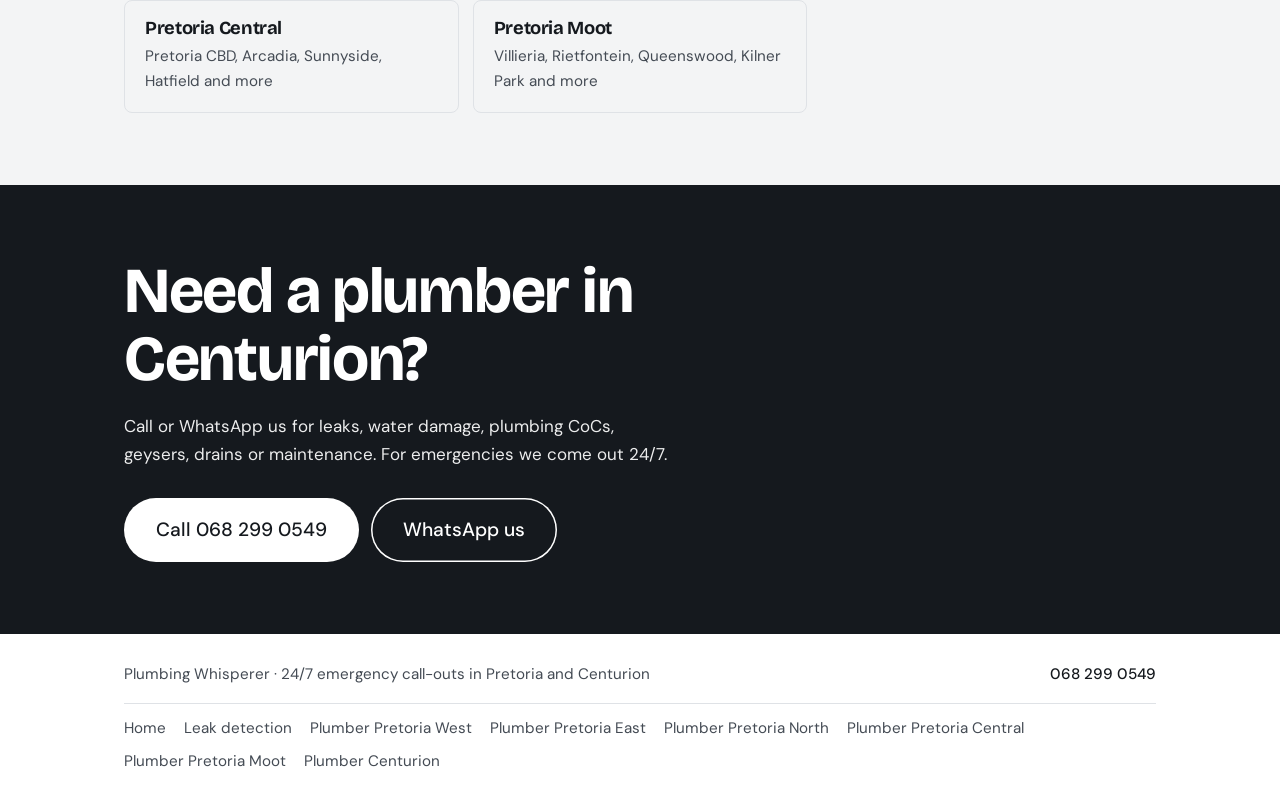
<file: plumber-centurion/index.html>
<!DOCTYPE html>
<html lang="en">
<head>
<meta charset="utf-8">
<meta name="viewport" content="width=device-width, initial-scale=1, viewport-fit=cover">
<title>Plumber Centurion | 24/7 Leak Detection | Plumbing Whisperer</title>
<meta name="description" content="Plumber in Centurion: leak detection, water damage repairs, plumbing CoCs, geysers, blocked drains and maintenance in Eldoraigne, Rooihuiskraal, Wierda Park and surrounds. 24/7 emergencies: 068 299 0549.">
<link rel="canonical" href="https://www.plumbing-whisperer.co.za/plumber-centurion/">
<link rel="icon" href="/images/logo.png">
<meta property="og:type" content="website">
<meta property="og:site_name" content="Plumbing Whisperer">
<meta property="og:title" content="Plumber Centurion | 24/7 Leak Detection | Plumbing Whisperer">
<meta property="og:description" content="Plumber in Centurion: leak detection, water damage repairs, plumbing CoCs, geysers, blocked drains and maintenance in Eldoraigne, Rooihuiskraal, Wierda Park and surrounds. 24/7 emergencies: 068 299 0549.">
<meta property="og:url" content="https://www.plumbing-whisperer.co.za/plumber-centurion/">
<meta property="og:image" content="https://www.plumbing-whisperer.co.za/images/solar-geyser-panels-and-tank-close-up.jpg">
<meta name="twitter:card" content="summary_large_image">
<script type="application/ld+json">
{
  "@context": "https://schema.org",
  "@graph": [
    {
      "@type": "Service",
      "name": "Plumbing and leak detection in Centurion",
      "serviceType": "Plumbing",
      "url": "https://www.plumbing-whisperer.co.za/plumber-centurion/",
      "provider": {
        "@id": "https://www.plumbing-whisperer.co.za/#business"
      },
      "areaServed": [
        {
          "@type": "Place",
          "name": "Centurion, Gauteng"
        },
        {
          "@type": "Place",
          "name": "Eldoraigne"
        },
        {
          "@type": "Place",
          "name": "Rooihuiskraal"
        },
        {
          "@type": "Place",
          "name": "Wierda Park"
        },
        {
          "@type": "Place",
          "name": "Lyttelton"
        },
        {
          "@type": "Place",
          "name": "Zwartkop"
        },
        {
          "@type": "Place",
          "name": "Highveld"
        },
        {
          "@type": "Place",
          "name": "Irene"
        },
        {
          "@type": "Place",
          "name": "Midstream"
        },
        {
          "@type": "Place",
          "name": "Heuweloord"
        },
        {
          "@type": "Place",
          "name": "Clubview"
        },
        {
          "@type": "Place",
          "name": "Hennopspark"
        },
        {
          "@type": "Place",
          "name": "Kosmosdal"
        },
        {
          "@type": "Place",
          "name": "Louwlardia"
        },
        {
          "@type": "Place",
          "name": "Raslouw"
        },
        {
          "@type": "Place",
          "name": "The Reeds"
        },
        {
          "@type": "Place",
          "name": "Pierre van Ryneveld"
        },
        {
          "@type": "Place",
          "name": "Doringkloof"
        },
        {
          "@type": "Place",
          "name": "Monavoni"
        },
        {
          "@type": "Place",
          "name": "Olievenhoutbosch"
        },
        {
          "@type": "Place",
          "name": "Thatchfield"
        },
        {
          "@type": "Place",
          "name": "Copperleaf"
        }
      ]
    },
    {
      "@type": "BreadcrumbList",
      "itemListElement": [
        {
          "@type": "ListItem",
          "position": 1,
          "name": "Home",
          "item": "https://www.plumbing-whisperer.co.za/"
        },
        {
          "@type": "ListItem",
          "position": 2,
          "name": "Plumber Centurion",
          "item": "https://www.plumbing-whisperer.co.za/plumber-centurion/"
        }
      ]
    }
  ]
}
</script>
<link rel="preconnect" href="https://fonts.googleapis.com">
<link rel="preconnect" href="https://fonts.gstatic.com" crossorigin>
<link href="https://fonts.googleapis.com/css2?family=Bricolage+Grotesque:opsz,wght@12..96,500;12..96,700&family=DM+Sans:wght@400;500&display=swap" rel="stylesheet">
<link rel="stylesheet" href="/styles.css">
</head>
<body>
<div class="wrap">
  <header>
    <a class="logo" href="/" aria-label="Plumbing Whisperer home"><img src="/images/logo.png" alt="Plumbing Whisperer"></a>
    <a class="btn" href="tel:+27682990549">Call now</a>
  </header>
</div>

<main>
  <div class="hero">
    <div class="wrap">
      <div>
      <span class="badge">24/7 emergency call-outs</span>
      <h1>Plumber in Centurion</h1>
      <p>From Eldoraigne and Lyttelton to Irene, Midstream and the Hennopspark industrial area, we look after homes, estates, body corporates and businesses across Centurion.</p>
      <div class="actions">
        <a class="btn" href="tel:+27682990549">Call 068 299 0549</a>
        <a class="btn ghost" href="https://wa.me/27682990549">WhatsApp us</a>
      </div>
      <p class="crumbs"><a href="/">Home</a> / Plumber Centurion</p>
      </div>
      <img src="/images/solar-geyser-panels-and-tank-close-up.jpg" alt="Plumbing work by Plumbing Whisperer in Centurion">
    </div>
  </div>

  <section class="cta feature">
    <div class="wrap split">
      <div>
        <h2>Leak detection in Centurion</h2>
        <p>A high water bill, a meter that keeps turning or damp on a wall or ceiling usually means a hidden leak. We find it, fix it and repair the damage it caused.</p>
        <div class="actions">
          <a class="btn" href="tel:+27682990549">Call 068 299 0549</a>
          <a class="btn ghost" href="/leak-detection/">How it works</a>
        </div>
      </div>
      <div>
        <h3>We repair the damage too</h3>
        <ul class="signs">
          <li><strong>Ceilings</strong>replaced after a geyser or pipe leak.</li>
          <li><strong>Walls and painting</strong>made good once the pipe is fixed.</li>
          <li><strong>Paving</strong>relaid after an underground leak.</li>
          <li><strong>One team</strong>from finding the leak to the final coat of paint.</li>
        </ul>
      </div>
    </div>
  </section>

  <section class="tint">
    <div class="wrap split">
      <div>
        <h2>Plumbing services in Centurion</h2>
        <p>For homeowners, body corporates, factories and industrial clients. Tap a service to WhatsApp us.</p>
      </div>
      <ul class="list">
        <li><a href="https://wa.me/27682990549?text=Hi%2C%20I%20need%20a%20plumber%20in%20Centurion%20for%3A%20water%20leak%20detection"><h3>Water leak detection</h3><p>Finds hidden leaks before they cause water loss, high bills or property damage.</p><span class="go">WhatsApp</span></a></li>
        <li><a href="https://wa.me/27682990549?text=Hi%2C%20I%20need%20a%20plumber%20in%20Centurion%20for%3A%20water%20damage%20repairs"><h3>Water damage repairs</h3><p>Ceilings, walls, painting and paving put right after a leak.</p><span class="go">WhatsApp</span></a></li>
        <li><a href="https://wa.me/27682990549?text=Hi%2C%20I%20need%20a%20plumber%20in%20Centurion%20for%3A%20a%20plumbing%20certificate%20of%20compliance%20(CoC)"><h3>Plumbing certificates of compliance</h3><p>Plumbing CoC inspections, with any repairs needed to get the certificate issued.</p><span class="go">WhatsApp</span></a></li>
        <li><a href="https://wa.me/27682990549?text=Hi%2C%20I%20need%20a%20plumber%20in%20Centurion%20for%3A%20maintenance%20and%20repairs"><h3>Maintenance and repairs</h3><p>Stops small problems from becoming costly ones.</p><span class="go">WhatsApp</span></a></li>
        <li><a href="https://wa.me/27682990549?text=Hi%2C%20I%20need%20a%20plumber%20in%20Centurion%20for%3A%20blocked%20drains"><h3>Blocked drains</h3><p>Restores proper water flow and helps prevent the problem coming back.</p><span class="go">WhatsApp</span></a></li>
        <li><a href="https://wa.me/27682990549?text=Hi%2C%20I%20need%20a%20plumber%20in%20Centurion%20for%3A%20geysers"><h3>Solar and electrical geysers</h3><p>Installations, replacements, maintenance and the plumbing that goes with them.</p><span class="go">WhatsApp</span></a></li>
        <li><a href="https://wa.me/27682990549?text=Hi%2C%20I%20need%20a%20plumber%20in%20Centurion%20for%3A%20a%20new%20installation%20or%20renovation"><h3>Installations and renovations</h3><p>New plumbing for projects, additions, upgrades and renovations.</p><span class="go">WhatsApp</span></a></li>
        <li><a href="https://wa.me/27682990549?text=Hi%2C%20I%20need%20a%20plumber%20in%20Centurion%20for%3A%20general%20construction"><h3>General construction</h3><p>Building work alongside the plumbing, so one team handles the whole job.</p><span class="go">WhatsApp</span></a></li>
        <li><a href="https://wa.me/27682990549?text=Hi%2C%20I%20need%20a%20plumber%20in%20Centurion%20for%3A%20jojo%20tanks%20and%20pressure%20pumps"><h3>JoJo tanks and pressure pumps</h3><p>Installation and plumbing for water storage and water pressure.</p><span class="go">WhatsApp</span></a></li>
      </ul>
    </div>
  </section>

  <section>
    <div class="wrap">
      <h2>Suburbs we cover in Centurion</h2>
      <ul class="chips">
        <li>Eldoraigne</li>
        <li>Rooihuiskraal</li>
        <li>Wierda Park</li>
        <li>Lyttelton</li>
        <li>Zwartkop</li>
        <li>Highveld</li>
        <li>Irene</li>
        <li>Midstream</li>
        <li>Heuweloord</li>
        <li>Clubview</li>
        <li>Hennopspark</li>
        <li>Kosmosdal</li>
        <li>Louwlardia</li>
        <li>Raslouw</li>
        <li>The Reeds</li>
        <li>Pierre van Ryneveld</li>
        <li>Doringkloof</li>
        <li>Monavoni</li>
        <li>Olievenhoutbosch</li>
        <li>Thatchfield</li>
        <li>Copperleaf</li>
      </ul>
      <p style="margin-top:24px">Don’t see your suburb? If it is in Pretoria or Centurion, we come out to you.</p>
    </div>
  </section>

  <section class="tint">
    <div class="wrap">
      <h2>Other areas we serve</h2>
      <div class="areas">
        <a href="/plumber-pretoria-west/"><h3>Pretoria West</h3><p>Danville, Elandspoort, Proclamation Hill, Kwaggasrand and more</p></a>
        <a href="/plumber-pretoria-east/"><h3>Pretoria East</h3><p>Faerie Glen, Moreleta Park, Garsfontein, Lynnwood and more</p></a>
        <a href="/plumber-pretoria-north/"><h3>Pretoria North</h3><p>Pretoria North, Wonderboom, Sinoville, Montana and more</p></a>
        <a href="/plumber-pretoria-central/"><h3>Pretoria Central</h3><p>Pretoria CBD, Arcadia, Sunnyside, Hatfield and more</p></a>
        <a href="/plumber-pretoria-moot/"><h3>Pretoria Moot</h3><p>Villieria, Rietfontein, Queenswood, Kilner Park and more</p></a>
      </div>
    </div>
  </section>

  <section class="cta">
    <div class="wrap">
      <h2>Need a plumber in Centurion?</h2>
      <p>Call or WhatsApp us for leaks, water damage, plumbing CoCs, geysers, drains or maintenance. For emergencies we come out 24/7.</p>
      <div class="actions">
        <a class="btn" href="tel:+27682990549">Call 068 299 0549</a>
        <a class="btn ghost" href="https://wa.me/27682990549">WhatsApp us</a>
      </div>
    </div>
  </section>
</main>

<footer>
  <div class="wrap">
    <span>Plumbing Whisperer · 24/7 emergency call-outs in Pretoria and Centurion</span>
    <a href="tel:+27682990549">068 299 0549</a>
    <nav aria-label="Pages"><a href="/">Home</a><a href="/leak-detection/">Leak detection</a><a href="/plumber-pretoria-west/">Plumber Pretoria West</a><a href="/plumber-pretoria-east/">Plumber Pretoria East</a><a href="/plumber-pretoria-north/">Plumber Pretoria North</a><a href="/plumber-pretoria-central/">Plumber Pretoria Central</a><a href="/plumber-pretoria-moot/">Plumber Pretoria Moot</a><a href="/plumber-centurion/">Plumber Centurion</a></nav>
  </div>
</footer>
<div class="bar"><a class="btn" href="tel:+27682990549">Call now</a><a class="btn ghost" href="https://wa.me/27682990549">WhatsApp</a></div>
</body>
</html>
</file>
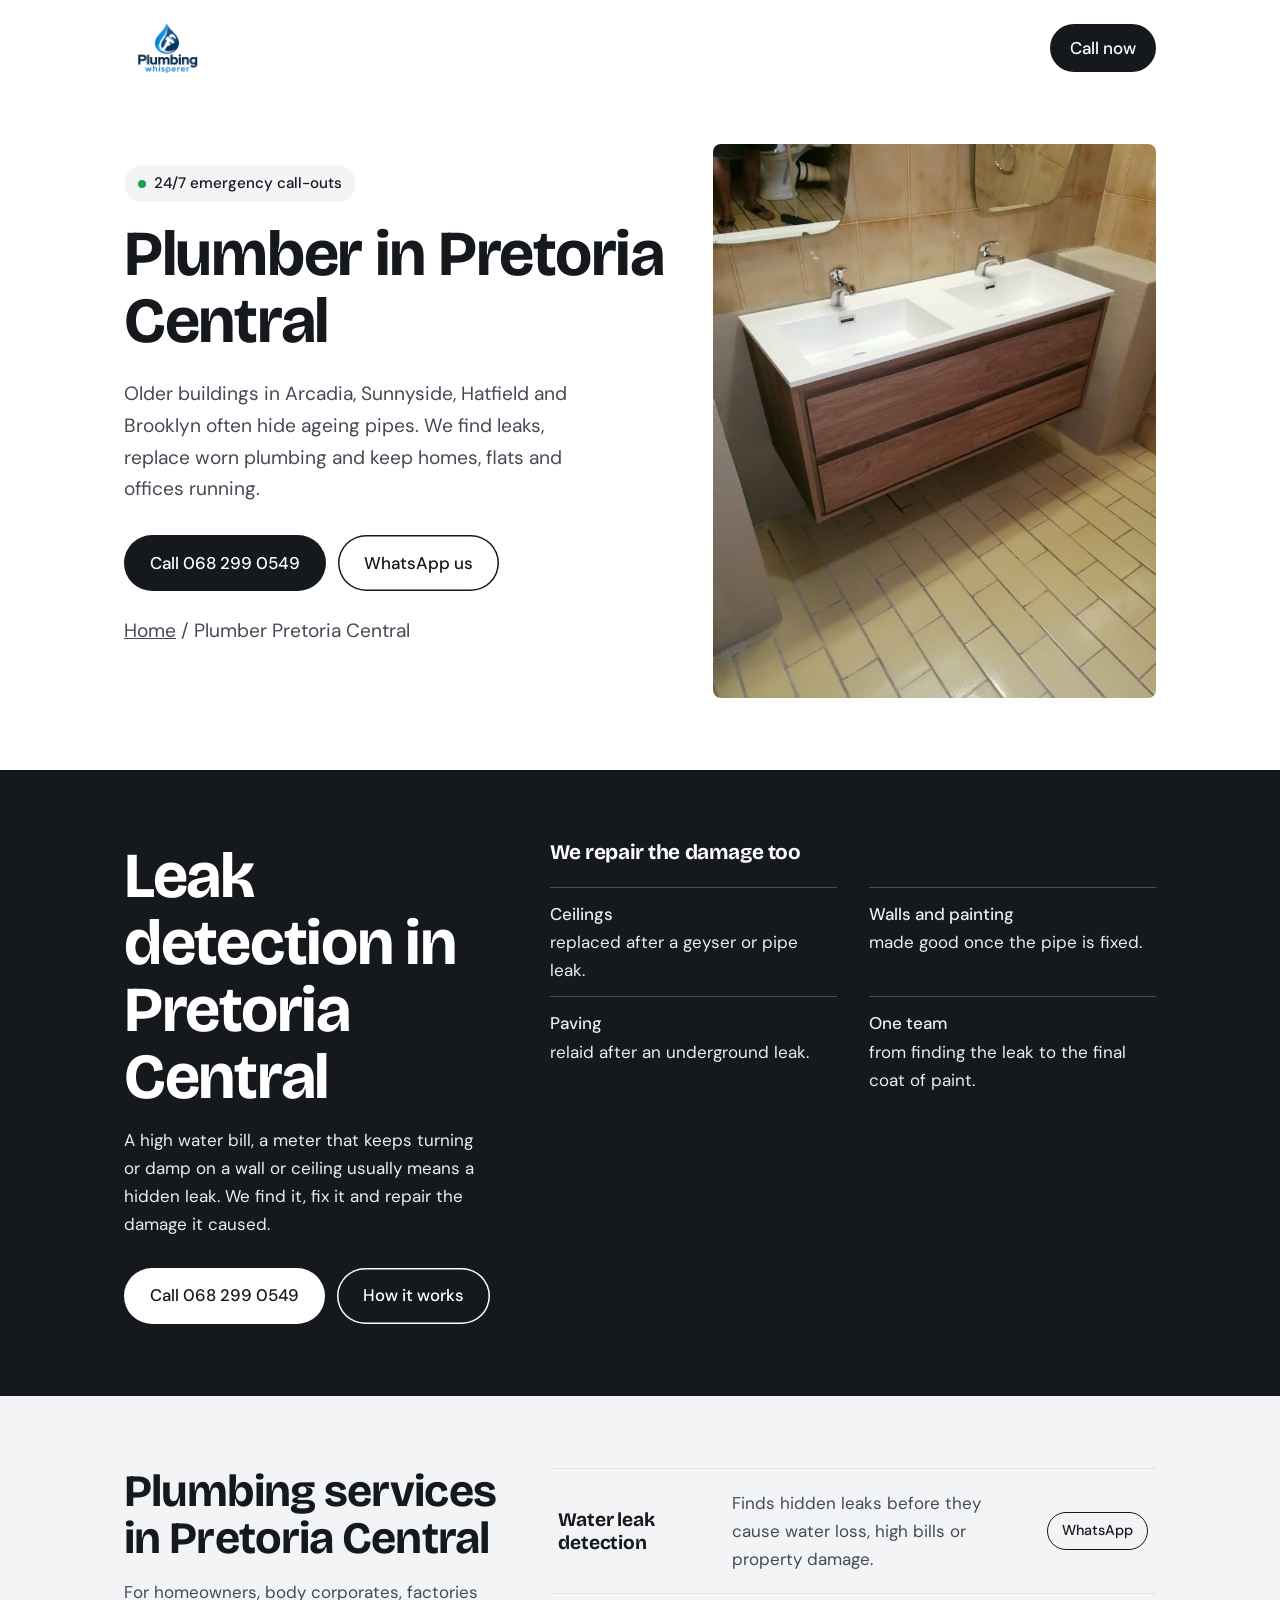
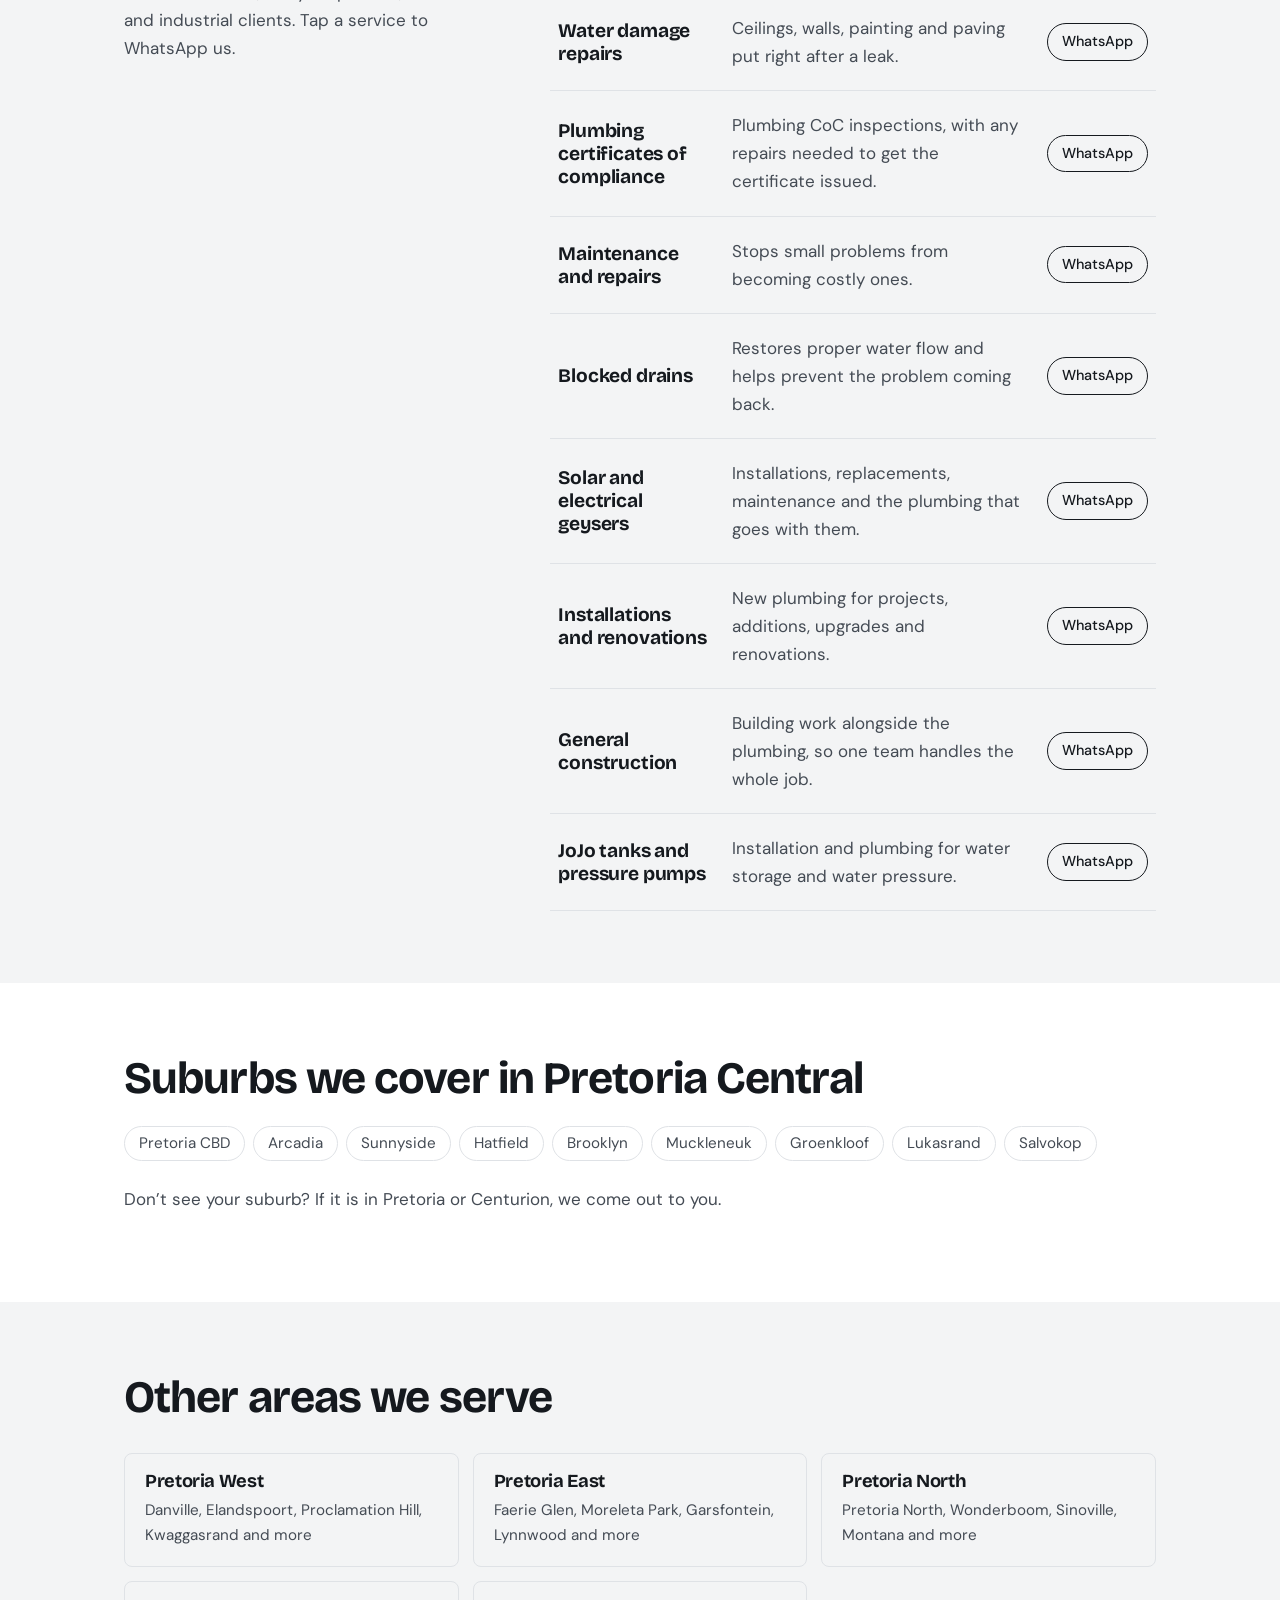
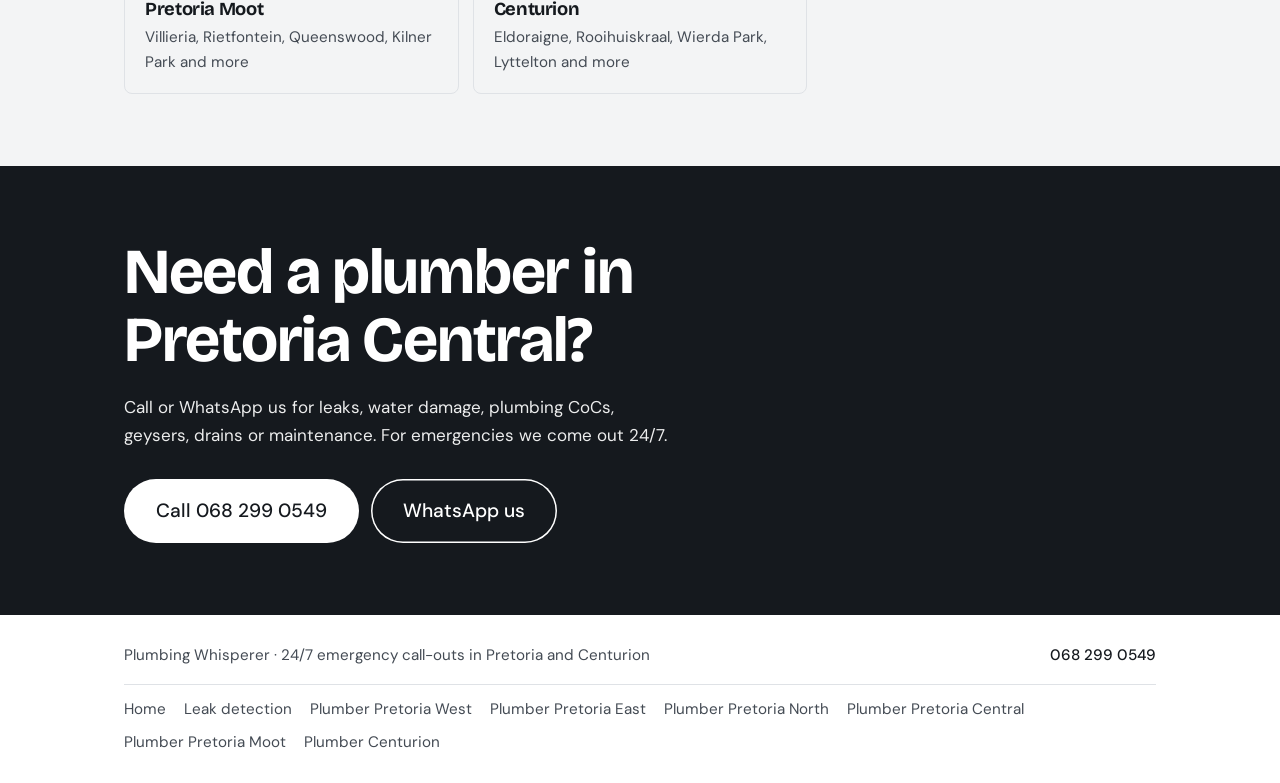
<file: plumber-pretoria-central/index.html>
<!DOCTYPE html>
<html lang="en">
<head>
<meta charset="utf-8">
<meta name="viewport" content="width=device-width, initial-scale=1, viewport-fit=cover">
<title>Plumber Pretoria Central | 24/7 Leak Detection | Plumbing Whisperer</title>
<meta name="description" content="Plumber in Pretoria Central: leak detection, water damage repairs, plumbing CoCs, geysers, blocked drains and maintenance in Pretoria CBD, Arcadia, Sunnyside and surrounds. 24/7 emergencies: 068 299 0549.">
<link rel="canonical" href="https://www.plumbing-whisperer.co.za/plumber-pretoria-central/">
<link rel="icon" href="/images/logo.png">
<meta property="og:type" content="website">
<meta property="og:site_name" content="Plumbing Whisperer">
<meta property="og:title" content="Plumber Pretoria Central | 24/7 Leak Detection | Plumbing Whisperer">
<meta property="og:description" content="Plumber in Pretoria Central: leak detection, water damage repairs, plumbing CoCs, geysers, blocked drains and maintenance in Pretoria CBD, Arcadia, Sunnyside and surrounds. 24/7 emergencies: 068 299 0549.">
<meta property="og:url" content="https://www.plumbing-whisperer.co.za/plumber-pretoria-central/">
<meta property="og:image" content="https://www.plumbing-whisperer.co.za/images/wall-hung-vanity-with-two-basins-and-taps.jpg">
<meta name="twitter:card" content="summary_large_image">
<script type="application/ld+json">
{
  "@context": "https://schema.org",
  "@graph": [
    {
      "@type": "Service",
      "name": "Plumbing and leak detection in Pretoria Central",
      "serviceType": "Plumbing",
      "url": "https://www.plumbing-whisperer.co.za/plumber-pretoria-central/",
      "provider": {
        "@id": "https://www.plumbing-whisperer.co.za/#business"
      },
      "areaServed": [
        {
          "@type": "Place",
          "name": "Pretoria Central, Gauteng"
        },
        {
          "@type": "Place",
          "name": "Pretoria CBD"
        },
        {
          "@type": "Place",
          "name": "Arcadia"
        },
        {
          "@type": "Place",
          "name": "Sunnyside"
        },
        {
          "@type": "Place",
          "name": "Hatfield"
        },
        {
          "@type": "Place",
          "name": "Brooklyn"
        },
        {
          "@type": "Place",
          "name": "Muckleneuk"
        },
        {
          "@type": "Place",
          "name": "Groenkloof"
        },
        {
          "@type": "Place",
          "name": "Lukasrand"
        },
        {
          "@type": "Place",
          "name": "Salvokop"
        }
      ]
    },
    {
      "@type": "BreadcrumbList",
      "itemListElement": [
        {
          "@type": "ListItem",
          "position": 1,
          "name": "Home",
          "item": "https://www.plumbing-whisperer.co.za/"
        },
        {
          "@type": "ListItem",
          "position": 2,
          "name": "Plumber Pretoria Central",
          "item": "https://www.plumbing-whisperer.co.za/plumber-pretoria-central/"
        }
      ]
    }
  ]
}
</script>
<link rel="preconnect" href="https://fonts.googleapis.com">
<link rel="preconnect" href="https://fonts.gstatic.com" crossorigin>
<link href="https://fonts.googleapis.com/css2?family=Bricolage+Grotesque:opsz,wght@12..96,500;12..96,700&family=DM+Sans:wght@400;500&display=swap" rel="stylesheet">
<link rel="stylesheet" href="/styles.css">
</head>
<body>
<div class="wrap">
  <header>
    <a class="logo" href="/" aria-label="Plumbing Whisperer home"><img src="/images/logo.png" alt="Plumbing Whisperer"></a>
    <a class="btn" href="tel:+27682990549">Call now</a>
  </header>
</div>

<main>
  <div class="hero">
    <div class="wrap">
      <div>
      <span class="badge">24/7 emergency call-outs</span>
      <h1>Plumber in Pretoria Central</h1>
      <p>Older buildings in Arcadia, Sunnyside, Hatfield and Brooklyn often hide ageing pipes. We find leaks, replace worn plumbing and keep homes, flats and offices running.</p>
      <div class="actions">
        <a class="btn" href="tel:+27682990549">Call 068 299 0549</a>
        <a class="btn ghost" href="https://wa.me/27682990549">WhatsApp us</a>
      </div>
      <p class="crumbs"><a href="/">Home</a> / Plumber Pretoria Central</p>
      </div>
      <img src="/images/wall-hung-vanity-with-two-basins-and-taps.jpg" alt="Plumbing work by Plumbing Whisperer in Pretoria Central">
    </div>
  </div>

  <section class="cta feature">
    <div class="wrap split">
      <div>
        <h2>Leak detection in Pretoria Central</h2>
        <p>A high water bill, a meter that keeps turning or damp on a wall or ceiling usually means a hidden leak. We find it, fix it and repair the damage it caused.</p>
        <div class="actions">
          <a class="btn" href="tel:+27682990549">Call 068 299 0549</a>
          <a class="btn ghost" href="/leak-detection/">How it works</a>
        </div>
      </div>
      <div>
        <h3>We repair the damage too</h3>
        <ul class="signs">
          <li><strong>Ceilings</strong>replaced after a geyser or pipe leak.</li>
          <li><strong>Walls and painting</strong>made good once the pipe is fixed.</li>
          <li><strong>Paving</strong>relaid after an underground leak.</li>
          <li><strong>One team</strong>from finding the leak to the final coat of paint.</li>
        </ul>
      </div>
    </div>
  </section>

  <section class="tint">
    <div class="wrap split">
      <div>
        <h2>Plumbing services in Pretoria Central</h2>
        <p>For homeowners, body corporates, factories and industrial clients. Tap a service to WhatsApp us.</p>
      </div>
      <ul class="list">
        <li><a href="https://wa.me/27682990549?text=Hi%2C%20I%20need%20a%20plumber%20in%20Pretoria%20Central%20for%3A%20water%20leak%20detection"><h3>Water leak detection</h3><p>Finds hidden leaks before they cause water loss, high bills or property damage.</p><span class="go">WhatsApp</span></a></li>
        <li><a href="https://wa.me/27682990549?text=Hi%2C%20I%20need%20a%20plumber%20in%20Pretoria%20Central%20for%3A%20water%20damage%20repairs"><h3>Water damage repairs</h3><p>Ceilings, walls, painting and paving put right after a leak.</p><span class="go">WhatsApp</span></a></li>
        <li><a href="https://wa.me/27682990549?text=Hi%2C%20I%20need%20a%20plumber%20in%20Pretoria%20Central%20for%3A%20a%20plumbing%20certificate%20of%20compliance%20(CoC)"><h3>Plumbing certificates of compliance</h3><p>Plumbing CoC inspections, with any repairs needed to get the certificate issued.</p><span class="go">WhatsApp</span></a></li>
        <li><a href="https://wa.me/27682990549?text=Hi%2C%20I%20need%20a%20plumber%20in%20Pretoria%20Central%20for%3A%20maintenance%20and%20repairs"><h3>Maintenance and repairs</h3><p>Stops small problems from becoming costly ones.</p><span class="go">WhatsApp</span></a></li>
        <li><a href="https://wa.me/27682990549?text=Hi%2C%20I%20need%20a%20plumber%20in%20Pretoria%20Central%20for%3A%20blocked%20drains"><h3>Blocked drains</h3><p>Restores proper water flow and helps prevent the problem coming back.</p><span class="go">WhatsApp</span></a></li>
        <li><a href="https://wa.me/27682990549?text=Hi%2C%20I%20need%20a%20plumber%20in%20Pretoria%20Central%20for%3A%20geysers"><h3>Solar and electrical geysers</h3><p>Installations, replacements, maintenance and the plumbing that goes with them.</p><span class="go">WhatsApp</span></a></li>
        <li><a href="https://wa.me/27682990549?text=Hi%2C%20I%20need%20a%20plumber%20in%20Pretoria%20Central%20for%3A%20a%20new%20installation%20or%20renovation"><h3>Installations and renovations</h3><p>New plumbing for projects, additions, upgrades and renovations.</p><span class="go">WhatsApp</span></a></li>
        <li><a href="https://wa.me/27682990549?text=Hi%2C%20I%20need%20a%20plumber%20in%20Pretoria%20Central%20for%3A%20general%20construction"><h3>General construction</h3><p>Building work alongside the plumbing, so one team handles the whole job.</p><span class="go">WhatsApp</span></a></li>
        <li><a href="https://wa.me/27682990549?text=Hi%2C%20I%20need%20a%20plumber%20in%20Pretoria%20Central%20for%3A%20jojo%20tanks%20and%20pressure%20pumps"><h3>JoJo tanks and pressure pumps</h3><p>Installation and plumbing for water storage and water pressure.</p><span class="go">WhatsApp</span></a></li>
      </ul>
    </div>
  </section>

  <section>
    <div class="wrap">
      <h2>Suburbs we cover in Pretoria Central</h2>
      <ul class="chips">
        <li>Pretoria CBD</li>
        <li>Arcadia</li>
        <li>Sunnyside</li>
        <li>Hatfield</li>
        <li>Brooklyn</li>
        <li>Muckleneuk</li>
        <li>Groenkloof</li>
        <li>Lukasrand</li>
        <li>Salvokop</li>
      </ul>
      <p style="margin-top:24px">Don’t see your suburb? If it is in Pretoria or Centurion, we come out to you.</p>
    </div>
  </section>

  <section class="tint">
    <div class="wrap">
      <h2>Other areas we serve</h2>
      <div class="areas">
        <a href="/plumber-pretoria-west/"><h3>Pretoria West</h3><p>Danville, Elandspoort, Proclamation Hill, Kwaggasrand and more</p></a>
        <a href="/plumber-pretoria-east/"><h3>Pretoria East</h3><p>Faerie Glen, Moreleta Park, Garsfontein, Lynnwood and more</p></a>
        <a href="/plumber-pretoria-north/"><h3>Pretoria North</h3><p>Pretoria North, Wonderboom, Sinoville, Montana and more</p></a>
        <a href="/plumber-pretoria-moot/"><h3>Pretoria Moot</h3><p>Villieria, Rietfontein, Queenswood, Kilner Park and more</p></a>
        <a href="/plumber-centurion/"><h3>Centurion</h3><p>Eldoraigne, Rooihuiskraal, Wierda Park, Lyttelton and more</p></a>
      </div>
    </div>
  </section>

  <section class="cta">
    <div class="wrap">
      <h2>Need a plumber in Pretoria Central?</h2>
      <p>Call or WhatsApp us for leaks, water damage, plumbing CoCs, geysers, drains or maintenance. For emergencies we come out 24/7.</p>
      <div class="actions">
        <a class="btn" href="tel:+27682990549">Call 068 299 0549</a>
        <a class="btn ghost" href="https://wa.me/27682990549">WhatsApp us</a>
      </div>
    </div>
  </section>
</main>

<footer>
  <div class="wrap">
    <span>Plumbing Whisperer · 24/7 emergency call-outs in Pretoria and Centurion</span>
    <a href="tel:+27682990549">068 299 0549</a>
    <nav aria-label="Pages"><a href="/">Home</a><a href="/leak-detection/">Leak detection</a><a href="/plumber-pretoria-west/">Plumber Pretoria West</a><a href="/plumber-pretoria-east/">Plumber Pretoria East</a><a href="/plumber-pretoria-north/">Plumber Pretoria North</a><a href="/plumber-pretoria-central/">Plumber Pretoria Central</a><a href="/plumber-pretoria-moot/">Plumber Pretoria Moot</a><a href="/plumber-centurion/">Plumber Centurion</a></nav>
  </div>
</footer>
<div class="bar"><a class="btn" href="tel:+27682990549">Call now</a><a class="btn ghost" href="https://wa.me/27682990549">WhatsApp</a></div>
</body>
</html>
</file>
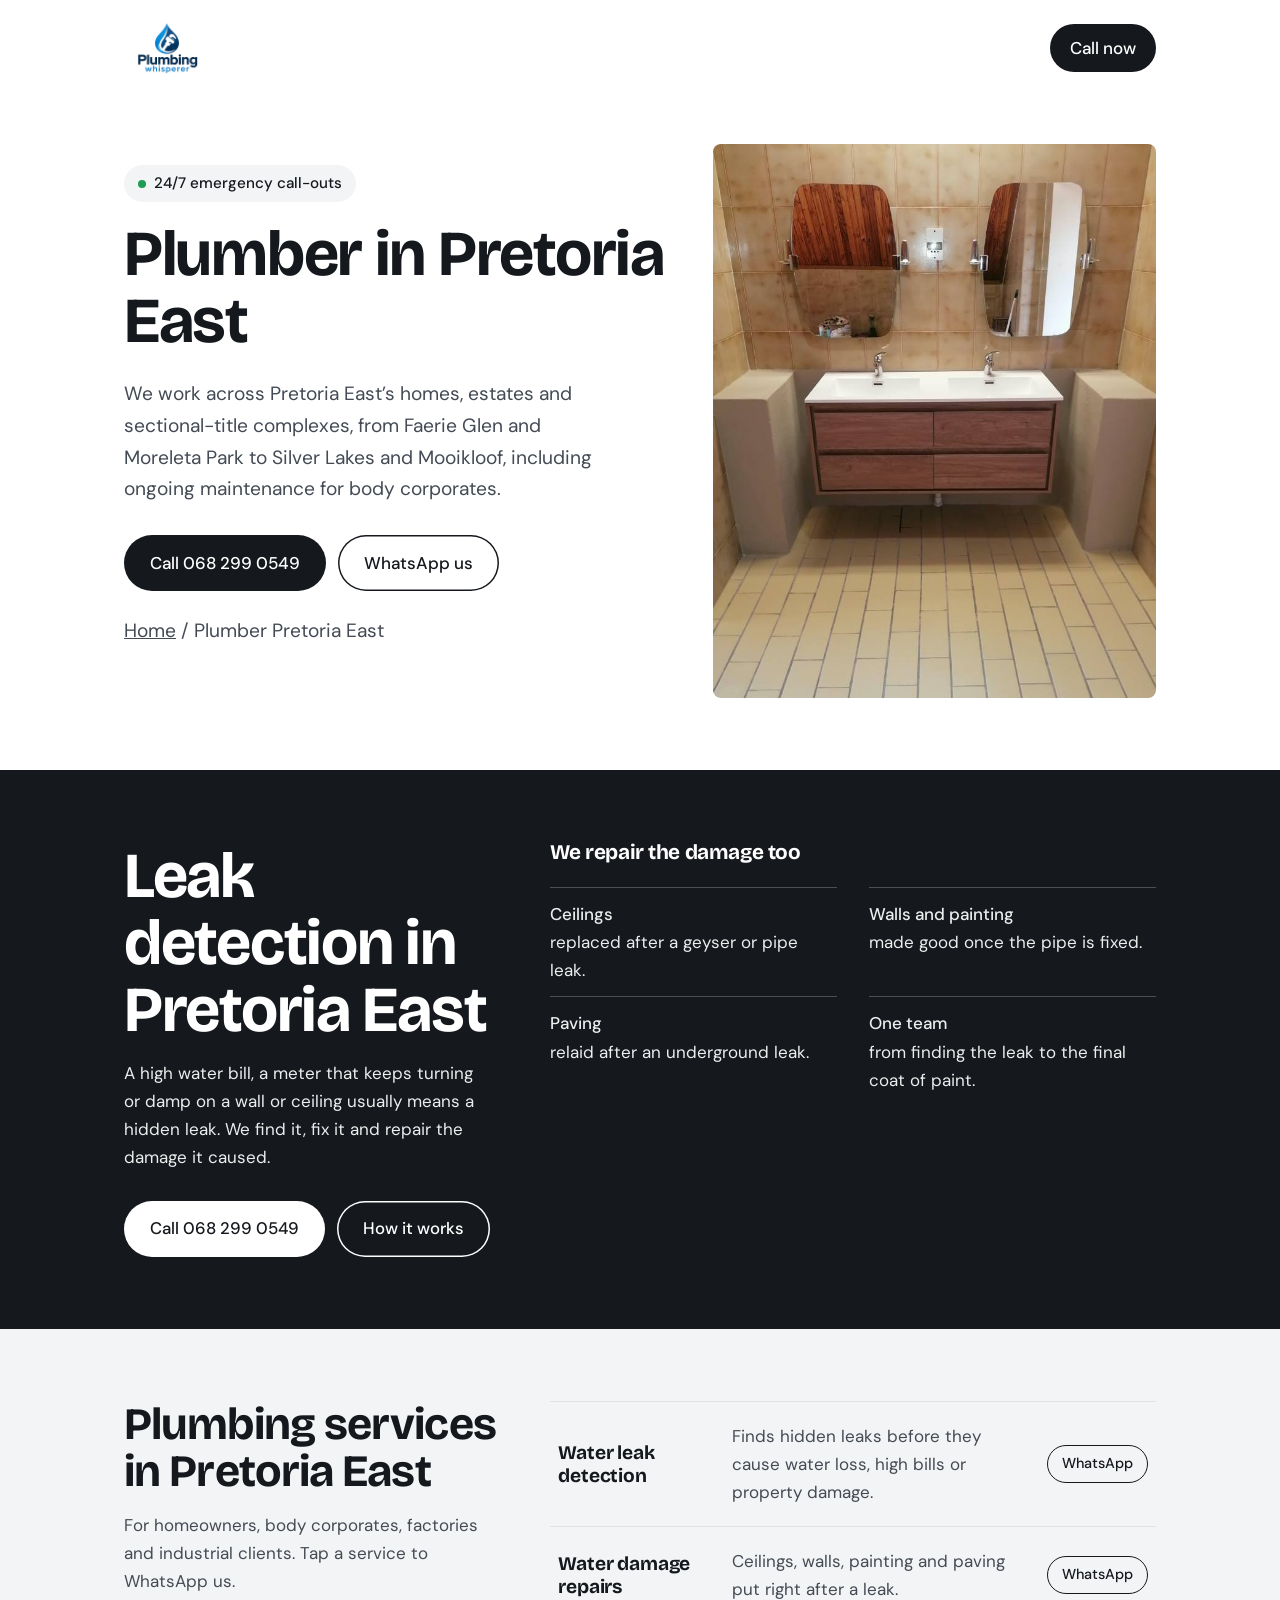
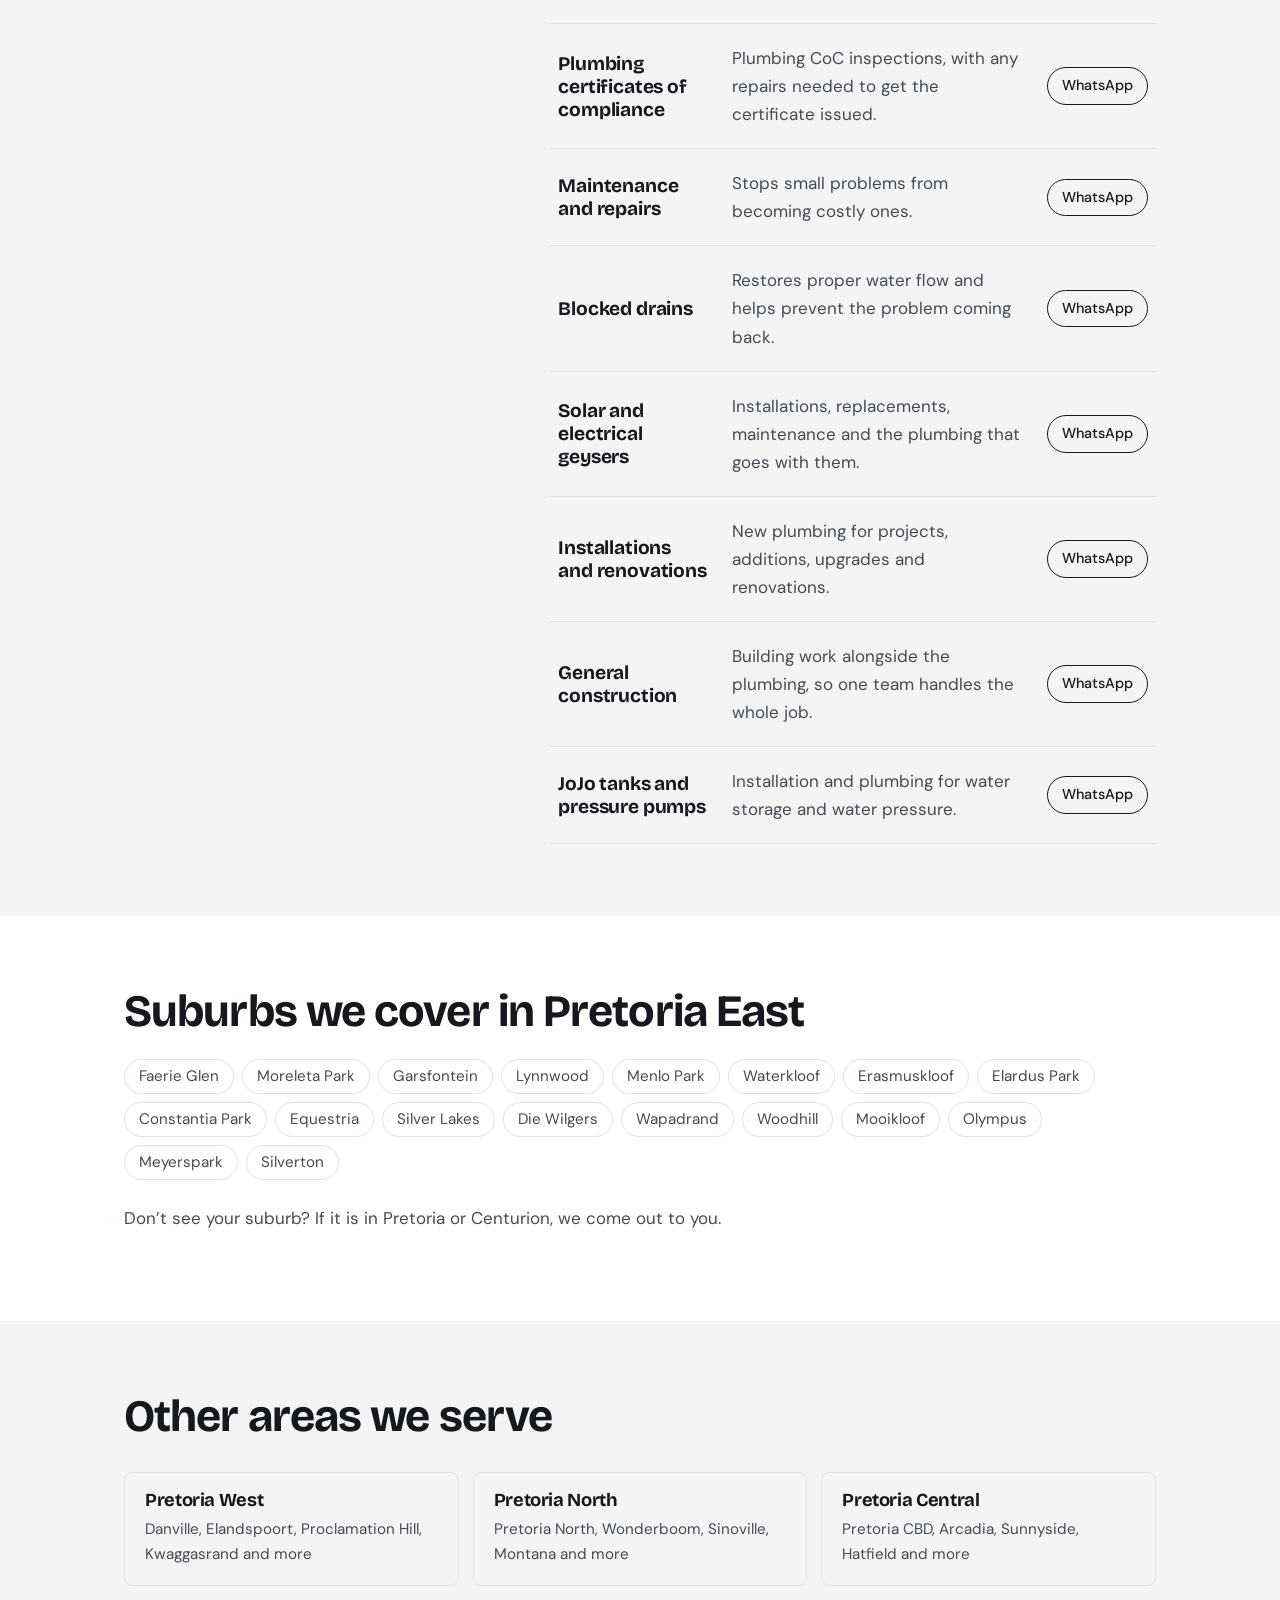
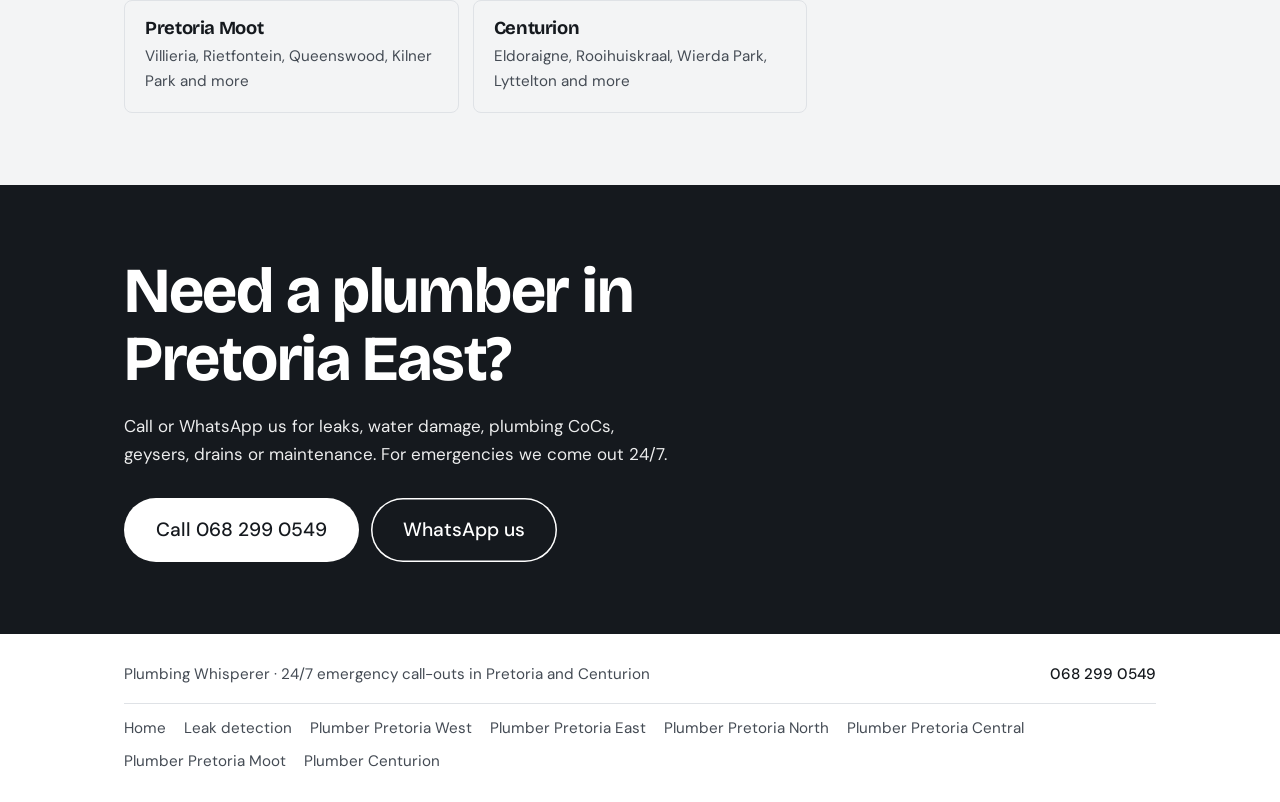
<file: plumber-pretoria-east/index.html>
<!DOCTYPE html>
<html lang="en">
<head>
<meta charset="utf-8">
<meta name="viewport" content="width=device-width, initial-scale=1, viewport-fit=cover">
<title>Plumber Pretoria East | 24/7 Leak Detection | Plumbing Whisperer</title>
<meta name="description" content="Plumber in Pretoria East: leak detection, water damage repairs, plumbing CoCs, geysers, blocked drains and maintenance in Faerie Glen, Moreleta Park, Garsfontein and surrounds. 24/7 emergencies: 068 299 0549.">
<link rel="canonical" href="https://www.plumbing-whisperer.co.za/plumber-pretoria-east/">
<link rel="icon" href="/images/logo.png">
<meta property="og:type" content="website">
<meta property="og:site_name" content="Plumbing Whisperer">
<meta property="og:title" content="Plumber Pretoria East | 24/7 Leak Detection | Plumbing Whisperer">
<meta property="og:description" content="Plumber in Pretoria East: leak detection, water damage repairs, plumbing CoCs, geysers, blocked drains and maintenance in Faerie Glen, Moreleta Park, Garsfontein and surrounds. 24/7 emergencies: 068 299 0549.">
<meta property="og:url" content="https://www.plumbing-whisperer.co.za/plumber-pretoria-east/">
<meta property="og:image" content="https://www.plumbing-whisperer.co.za/images/new-double-vanity-installed-in-the-bathroom.jpg">
<meta name="twitter:card" content="summary_large_image">
<script type="application/ld+json">
{
  "@context": "https://schema.org",
  "@graph": [
    {
      "@type": "Service",
      "name": "Plumbing and leak detection in Pretoria East",
      "serviceType": "Plumbing",
      "url": "https://www.plumbing-whisperer.co.za/plumber-pretoria-east/",
      "provider": {
        "@id": "https://www.plumbing-whisperer.co.za/#business"
      },
      "areaServed": [
        {
          "@type": "Place",
          "name": "Pretoria East, Gauteng"
        },
        {
          "@type": "Place",
          "name": "Faerie Glen"
        },
        {
          "@type": "Place",
          "name": "Moreleta Park"
        },
        {
          "@type": "Place",
          "name": "Garsfontein"
        },
        {
          "@type": "Place",
          "name": "Lynnwood"
        },
        {
          "@type": "Place",
          "name": "Menlo Park"
        },
        {
          "@type": "Place",
          "name": "Waterkloof"
        },
        {
          "@type": "Place",
          "name": "Erasmuskloof"
        },
        {
          "@type": "Place",
          "name": "Elardus Park"
        },
        {
          "@type": "Place",
          "name": "Constantia Park"
        },
        {
          "@type": "Place",
          "name": "Equestria"
        },
        {
          "@type": "Place",
          "name": "Silver Lakes"
        },
        {
          "@type": "Place",
          "name": "Die Wilgers"
        },
        {
          "@type": "Place",
          "name": "Wapadrand"
        },
        {
          "@type": "Place",
          "name": "Woodhill"
        },
        {
          "@type": "Place",
          "name": "Mooikloof"
        },
        {
          "@type": "Place",
          "name": "Olympus"
        },
        {
          "@type": "Place",
          "name": "Meyerspark"
        },
        {
          "@type": "Place",
          "name": "Silverton"
        }
      ]
    },
    {
      "@type": "BreadcrumbList",
      "itemListElement": [
        {
          "@type": "ListItem",
          "position": 1,
          "name": "Home",
          "item": "https://www.plumbing-whisperer.co.za/"
        },
        {
          "@type": "ListItem",
          "position": 2,
          "name": "Plumber Pretoria East",
          "item": "https://www.plumbing-whisperer.co.za/plumber-pretoria-east/"
        }
      ]
    }
  ]
}
</script>
<link rel="preconnect" href="https://fonts.googleapis.com">
<link rel="preconnect" href="https://fonts.gstatic.com" crossorigin>
<link href="https://fonts.googleapis.com/css2?family=Bricolage+Grotesque:opsz,wght@12..96,500;12..96,700&family=DM+Sans:wght@400;500&display=swap" rel="stylesheet">
<link rel="stylesheet" href="/styles.css">
</head>
<body>
<div class="wrap">
  <header>
    <a class="logo" href="/" aria-label="Plumbing Whisperer home"><img src="/images/logo.png" alt="Plumbing Whisperer"></a>
    <a class="btn" href="tel:+27682990549">Call now</a>
  </header>
</div>

<main>
  <div class="hero">
    <div class="wrap">
      <div>
      <span class="badge">24/7 emergency call-outs</span>
      <h1>Plumber in Pretoria East</h1>
      <p>We work across Pretoria East’s homes, estates and sectional-title complexes, from Faerie Glen and Moreleta Park to Silver Lakes and Mooikloof, including ongoing maintenance for body corporates.</p>
      <div class="actions">
        <a class="btn" href="tel:+27682990549">Call 068 299 0549</a>
        <a class="btn ghost" href="https://wa.me/27682990549">WhatsApp us</a>
      </div>
      <p class="crumbs"><a href="/">Home</a> / Plumber Pretoria East</p>
      </div>
      <img src="/images/new-double-vanity-installed-in-the-bathroom.jpg" alt="Plumbing work by Plumbing Whisperer in Pretoria East">
    </div>
  </div>

  <section class="cta feature">
    <div class="wrap split">
      <div>
        <h2>Leak detection in Pretoria East</h2>
        <p>A high water bill, a meter that keeps turning or damp on a wall or ceiling usually means a hidden leak. We find it, fix it and repair the damage it caused.</p>
        <div class="actions">
          <a class="btn" href="tel:+27682990549">Call 068 299 0549</a>
          <a class="btn ghost" href="/leak-detection/">How it works</a>
        </div>
      </div>
      <div>
        <h3>We repair the damage too</h3>
        <ul class="signs">
          <li><strong>Ceilings</strong>replaced after a geyser or pipe leak.</li>
          <li><strong>Walls and painting</strong>made good once the pipe is fixed.</li>
          <li><strong>Paving</strong>relaid after an underground leak.</li>
          <li><strong>One team</strong>from finding the leak to the final coat of paint.</li>
        </ul>
      </div>
    </div>
  </section>

  <section class="tint">
    <div class="wrap split">
      <div>
        <h2>Plumbing services in Pretoria East</h2>
        <p>For homeowners, body corporates, factories and industrial clients. Tap a service to WhatsApp us.</p>
      </div>
      <ul class="list">
        <li><a href="https://wa.me/27682990549?text=Hi%2C%20I%20need%20a%20plumber%20in%20Pretoria%20East%20for%3A%20water%20leak%20detection"><h3>Water leak detection</h3><p>Finds hidden leaks before they cause water loss, high bills or property damage.</p><span class="go">WhatsApp</span></a></li>
        <li><a href="https://wa.me/27682990549?text=Hi%2C%20I%20need%20a%20plumber%20in%20Pretoria%20East%20for%3A%20water%20damage%20repairs"><h3>Water damage repairs</h3><p>Ceilings, walls, painting and paving put right after a leak.</p><span class="go">WhatsApp</span></a></li>
        <li><a href="https://wa.me/27682990549?text=Hi%2C%20I%20need%20a%20plumber%20in%20Pretoria%20East%20for%3A%20a%20plumbing%20certificate%20of%20compliance%20(CoC)"><h3>Plumbing certificates of compliance</h3><p>Plumbing CoC inspections, with any repairs needed to get the certificate issued.</p><span class="go">WhatsApp</span></a></li>
        <li><a href="https://wa.me/27682990549?text=Hi%2C%20I%20need%20a%20plumber%20in%20Pretoria%20East%20for%3A%20maintenance%20and%20repairs"><h3>Maintenance and repairs</h3><p>Stops small problems from becoming costly ones.</p><span class="go">WhatsApp</span></a></li>
        <li><a href="https://wa.me/27682990549?text=Hi%2C%20I%20need%20a%20plumber%20in%20Pretoria%20East%20for%3A%20blocked%20drains"><h3>Blocked drains</h3><p>Restores proper water flow and helps prevent the problem coming back.</p><span class="go">WhatsApp</span></a></li>
        <li><a href="https://wa.me/27682990549?text=Hi%2C%20I%20need%20a%20plumber%20in%20Pretoria%20East%20for%3A%20geysers"><h3>Solar and electrical geysers</h3><p>Installations, replacements, maintenance and the plumbing that goes with them.</p><span class="go">WhatsApp</span></a></li>
        <li><a href="https://wa.me/27682990549?text=Hi%2C%20I%20need%20a%20plumber%20in%20Pretoria%20East%20for%3A%20a%20new%20installation%20or%20renovation"><h3>Installations and renovations</h3><p>New plumbing for projects, additions, upgrades and renovations.</p><span class="go">WhatsApp</span></a></li>
        <li><a href="https://wa.me/27682990549?text=Hi%2C%20I%20need%20a%20plumber%20in%20Pretoria%20East%20for%3A%20general%20construction"><h3>General construction</h3><p>Building work alongside the plumbing, so one team handles the whole job.</p><span class="go">WhatsApp</span></a></li>
        <li><a href="https://wa.me/27682990549?text=Hi%2C%20I%20need%20a%20plumber%20in%20Pretoria%20East%20for%3A%20jojo%20tanks%20and%20pressure%20pumps"><h3>JoJo tanks and pressure pumps</h3><p>Installation and plumbing for water storage and water pressure.</p><span class="go">WhatsApp</span></a></li>
      </ul>
    </div>
  </section>

  <section>
    <div class="wrap">
      <h2>Suburbs we cover in Pretoria East</h2>
      <ul class="chips">
        <li>Faerie Glen</li>
        <li>Moreleta Park</li>
        <li>Garsfontein</li>
        <li>Lynnwood</li>
        <li>Menlo Park</li>
        <li>Waterkloof</li>
        <li>Erasmuskloof</li>
        <li>Elardus Park</li>
        <li>Constantia Park</li>
        <li>Equestria</li>
        <li>Silver Lakes</li>
        <li>Die Wilgers</li>
        <li>Wapadrand</li>
        <li>Woodhill</li>
        <li>Mooikloof</li>
        <li>Olympus</li>
        <li>Meyerspark</li>
        <li>Silverton</li>
      </ul>
      <p style="margin-top:24px">Don’t see your suburb? If it is in Pretoria or Centurion, we come out to you.</p>
    </div>
  </section>

  <section class="tint">
    <div class="wrap">
      <h2>Other areas we serve</h2>
      <div class="areas">
        <a href="/plumber-pretoria-west/"><h3>Pretoria West</h3><p>Danville, Elandspoort, Proclamation Hill, Kwaggasrand and more</p></a>
        <a href="/plumber-pretoria-north/"><h3>Pretoria North</h3><p>Pretoria North, Wonderboom, Sinoville, Montana and more</p></a>
        <a href="/plumber-pretoria-central/"><h3>Pretoria Central</h3><p>Pretoria CBD, Arcadia, Sunnyside, Hatfield and more</p></a>
        <a href="/plumber-pretoria-moot/"><h3>Pretoria Moot</h3><p>Villieria, Rietfontein, Queenswood, Kilner Park and more</p></a>
        <a href="/plumber-centurion/"><h3>Centurion</h3><p>Eldoraigne, Rooihuiskraal, Wierda Park, Lyttelton and more</p></a>
      </div>
    </div>
  </section>

  <section class="cta">
    <div class="wrap">
      <h2>Need a plumber in Pretoria East?</h2>
      <p>Call or WhatsApp us for leaks, water damage, plumbing CoCs, geysers, drains or maintenance. For emergencies we come out 24/7.</p>
      <div class="actions">
        <a class="btn" href="tel:+27682990549">Call 068 299 0549</a>
        <a class="btn ghost" href="https://wa.me/27682990549">WhatsApp us</a>
      </div>
    </div>
  </section>
</main>

<footer>
  <div class="wrap">
    <span>Plumbing Whisperer · 24/7 emergency call-outs in Pretoria and Centurion</span>
    <a href="tel:+27682990549">068 299 0549</a>
    <nav aria-label="Pages"><a href="/">Home</a><a href="/leak-detection/">Leak detection</a><a href="/plumber-pretoria-west/">Plumber Pretoria West</a><a href="/plumber-pretoria-east/">Plumber Pretoria East</a><a href="/plumber-pretoria-north/">Plumber Pretoria North</a><a href="/plumber-pretoria-central/">Plumber Pretoria Central</a><a href="/plumber-pretoria-moot/">Plumber Pretoria Moot</a><a href="/plumber-centurion/">Plumber Centurion</a></nav>
  </div>
</footer>
<div class="bar"><a class="btn" href="tel:+27682990549">Call now</a><a class="btn ghost" href="https://wa.me/27682990549">WhatsApp</a></div>
</body>
</html>
</file>
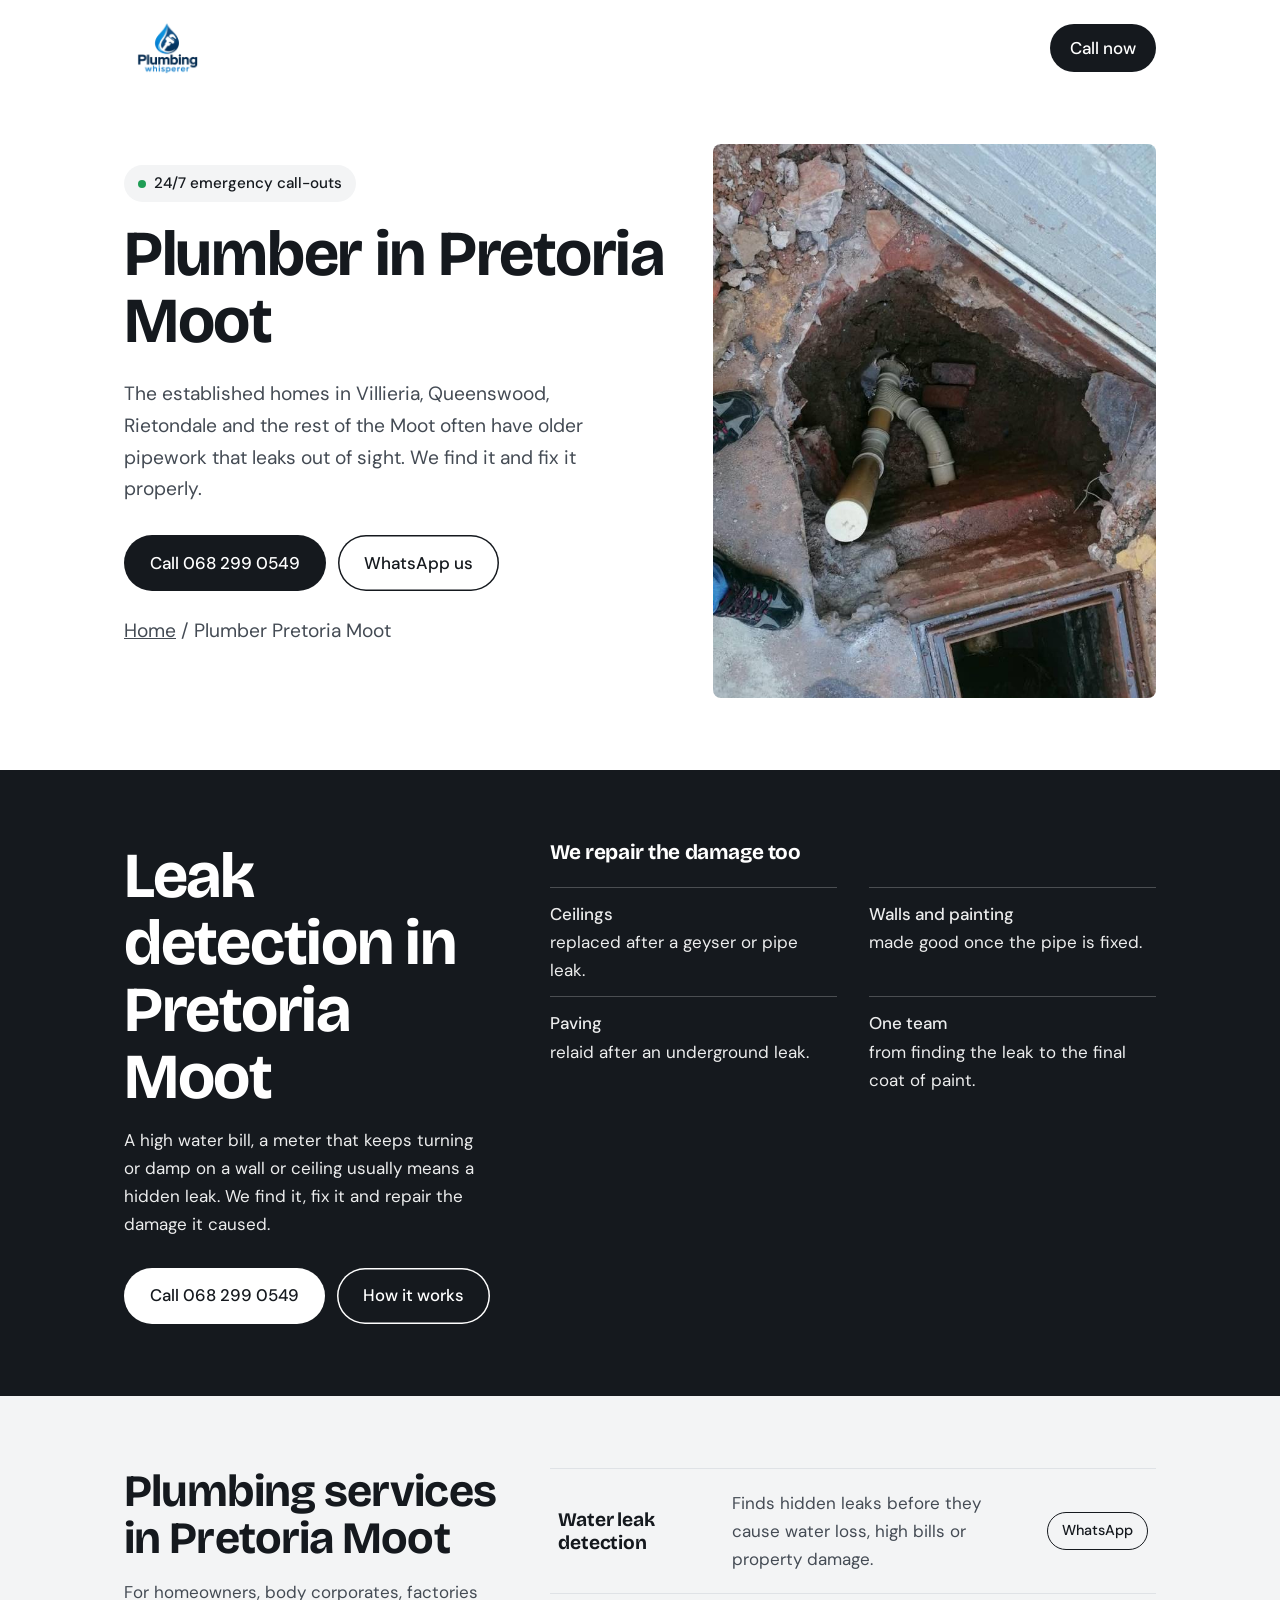
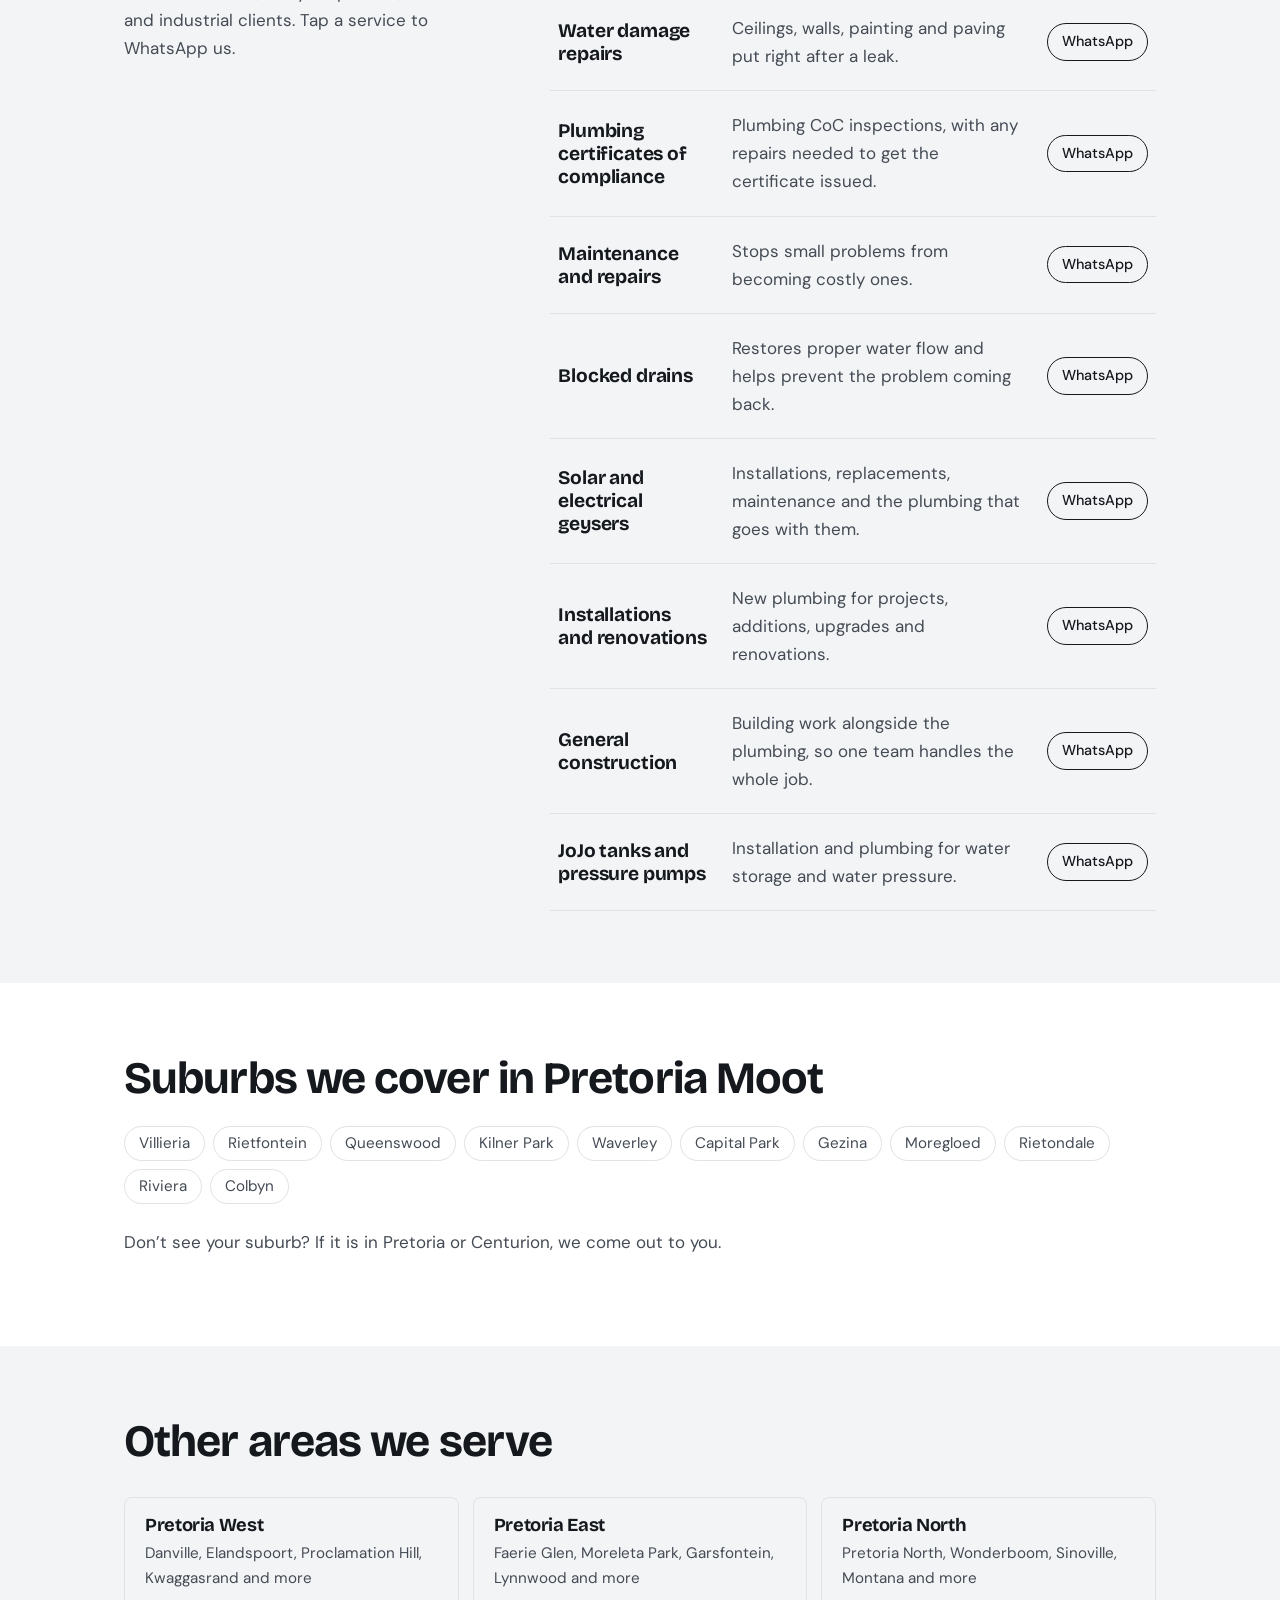
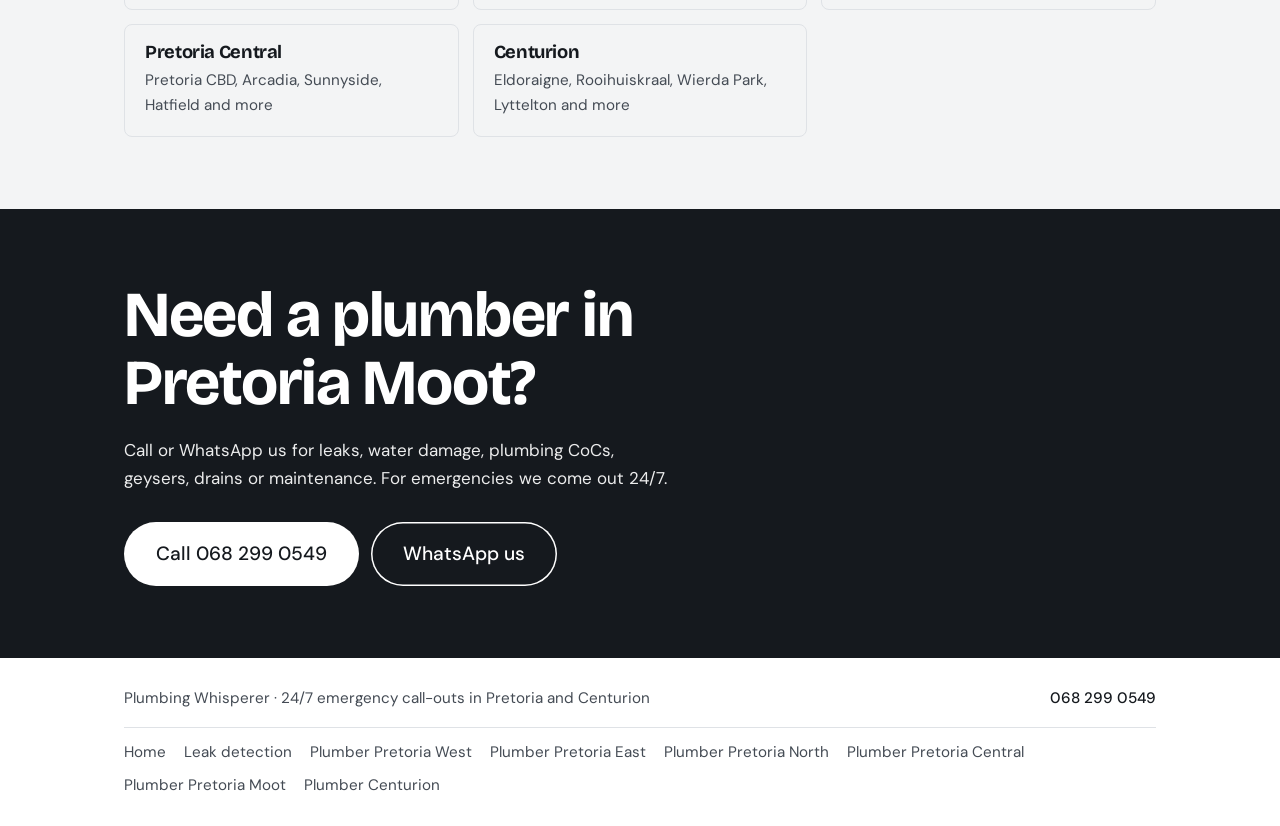
<file: plumber-pretoria-moot/index.html>
<!DOCTYPE html>
<html lang="en">
<head>
<meta charset="utf-8">
<meta name="viewport" content="width=device-width, initial-scale=1, viewport-fit=cover">
<title>Plumber Pretoria Moot | 24/7 Leak Detection | Plumbing Whisperer</title>
<meta name="description" content="Plumber in Pretoria Moot: leak detection, water damage repairs, plumbing CoCs, geysers, blocked drains and maintenance in Villieria, Rietfontein, Queenswood and surrounds. 24/7 emergencies: 068 299 0549.">
<link rel="canonical" href="https://www.plumbing-whisperer.co.za/plumber-pretoria-moot/">
<link rel="icon" href="/images/logo.png">
<meta property="og:type" content="website">
<meta property="og:site_name" content="Plumbing Whisperer">
<meta property="og:title" content="Plumber Pretoria Moot | 24/7 Leak Detection | Plumbing Whisperer">
<meta property="og:description" content="Plumber in Pretoria Moot: leak detection, water damage repairs, plumbing CoCs, geysers, blocked drains and maintenance in Villieria, Rietfontein, Queenswood and surrounds. 24/7 emergencies: 068 299 0549.">
<meta property="og:url" content="https://www.plumbing-whisperer.co.za/plumber-pretoria-moot/">
<meta property="og:image" content="https://www.plumbing-whisperer.co.za/images/repaired-drain-with-new-pipework-beside-the-manhol.jpg">
<meta name="twitter:card" content="summary_large_image">
<script type="application/ld+json">
{
  "@context": "https://schema.org",
  "@graph": [
    {
      "@type": "Service",
      "name": "Plumbing and leak detection in Pretoria Moot",
      "serviceType": "Plumbing",
      "url": "https://www.plumbing-whisperer.co.za/plumber-pretoria-moot/",
      "provider": {
        "@id": "https://www.plumbing-whisperer.co.za/#business"
      },
      "areaServed": [
        {
          "@type": "Place",
          "name": "Pretoria Moot, Gauteng"
        },
        {
          "@type": "Place",
          "name": "Villieria"
        },
        {
          "@type": "Place",
          "name": "Rietfontein"
        },
        {
          "@type": "Place",
          "name": "Queenswood"
        },
        {
          "@type": "Place",
          "name": "Kilner Park"
        },
        {
          "@type": "Place",
          "name": "Waverley"
        },
        {
          "@type": "Place",
          "name": "Capital Park"
        },
        {
          "@type": "Place",
          "name": "Gezina"
        },
        {
          "@type": "Place",
          "name": "Moregloed"
        },
        {
          "@type": "Place",
          "name": "Rietondale"
        },
        {
          "@type": "Place",
          "name": "Riviera"
        },
        {
          "@type": "Place",
          "name": "Colbyn"
        }
      ]
    },
    {
      "@type": "BreadcrumbList",
      "itemListElement": [
        {
          "@type": "ListItem",
          "position": 1,
          "name": "Home",
          "item": "https://www.plumbing-whisperer.co.za/"
        },
        {
          "@type": "ListItem",
          "position": 2,
          "name": "Plumber Pretoria Moot",
          "item": "https://www.plumbing-whisperer.co.za/plumber-pretoria-moot/"
        }
      ]
    }
  ]
}
</script>
<link rel="preconnect" href="https://fonts.googleapis.com">
<link rel="preconnect" href="https://fonts.gstatic.com" crossorigin>
<link href="https://fonts.googleapis.com/css2?family=Bricolage+Grotesque:opsz,wght@12..96,500;12..96,700&family=DM+Sans:wght@400;500&display=swap" rel="stylesheet">
<link rel="stylesheet" href="/styles.css">
</head>
<body>
<div class="wrap">
  <header>
    <a class="logo" href="/" aria-label="Plumbing Whisperer home"><img src="/images/logo.png" alt="Plumbing Whisperer"></a>
    <a class="btn" href="tel:+27682990549">Call now</a>
  </header>
</div>

<main>
  <div class="hero">
    <div class="wrap">
      <div>
      <span class="badge">24/7 emergency call-outs</span>
      <h1>Plumber in Pretoria Moot</h1>
      <p>The established homes in Villieria, Queenswood, Rietondale and the rest of the Moot often have older pipework that leaks out of sight. We find it and fix it properly.</p>
      <div class="actions">
        <a class="btn" href="tel:+27682990549">Call 068 299 0549</a>
        <a class="btn ghost" href="https://wa.me/27682990549">WhatsApp us</a>
      </div>
      <p class="crumbs"><a href="/">Home</a> / Plumber Pretoria Moot</p>
      </div>
      <img src="/images/repaired-drain-with-new-pipework-beside-the-manhol.jpg" alt="Plumbing work by Plumbing Whisperer in Pretoria Moot">
    </div>
  </div>

  <section class="cta feature">
    <div class="wrap split">
      <div>
        <h2>Leak detection in Pretoria Moot</h2>
        <p>A high water bill, a meter that keeps turning or damp on a wall or ceiling usually means a hidden leak. We find it, fix it and repair the damage it caused.</p>
        <div class="actions">
          <a class="btn" href="tel:+27682990549">Call 068 299 0549</a>
          <a class="btn ghost" href="/leak-detection/">How it works</a>
        </div>
      </div>
      <div>
        <h3>We repair the damage too</h3>
        <ul class="signs">
          <li><strong>Ceilings</strong>replaced after a geyser or pipe leak.</li>
          <li><strong>Walls and painting</strong>made good once the pipe is fixed.</li>
          <li><strong>Paving</strong>relaid after an underground leak.</li>
          <li><strong>One team</strong>from finding the leak to the final coat of paint.</li>
        </ul>
      </div>
    </div>
  </section>

  <section class="tint">
    <div class="wrap split">
      <div>
        <h2>Plumbing services in Pretoria Moot</h2>
        <p>For homeowners, body corporates, factories and industrial clients. Tap a service to WhatsApp us.</p>
      </div>
      <ul class="list">
        <li><a href="https://wa.me/27682990549?text=Hi%2C%20I%20need%20a%20plumber%20in%20Pretoria%20Moot%20for%3A%20water%20leak%20detection"><h3>Water leak detection</h3><p>Finds hidden leaks before they cause water loss, high bills or property damage.</p><span class="go">WhatsApp</span></a></li>
        <li><a href="https://wa.me/27682990549?text=Hi%2C%20I%20need%20a%20plumber%20in%20Pretoria%20Moot%20for%3A%20water%20damage%20repairs"><h3>Water damage repairs</h3><p>Ceilings, walls, painting and paving put right after a leak.</p><span class="go">WhatsApp</span></a></li>
        <li><a href="https://wa.me/27682990549?text=Hi%2C%20I%20need%20a%20plumber%20in%20Pretoria%20Moot%20for%3A%20a%20plumbing%20certificate%20of%20compliance%20(CoC)"><h3>Plumbing certificates of compliance</h3><p>Plumbing CoC inspections, with any repairs needed to get the certificate issued.</p><span class="go">WhatsApp</span></a></li>
        <li><a href="https://wa.me/27682990549?text=Hi%2C%20I%20need%20a%20plumber%20in%20Pretoria%20Moot%20for%3A%20maintenance%20and%20repairs"><h3>Maintenance and repairs</h3><p>Stops small problems from becoming costly ones.</p><span class="go">WhatsApp</span></a></li>
        <li><a href="https://wa.me/27682990549?text=Hi%2C%20I%20need%20a%20plumber%20in%20Pretoria%20Moot%20for%3A%20blocked%20drains"><h3>Blocked drains</h3><p>Restores proper water flow and helps prevent the problem coming back.</p><span class="go">WhatsApp</span></a></li>
        <li><a href="https://wa.me/27682990549?text=Hi%2C%20I%20need%20a%20plumber%20in%20Pretoria%20Moot%20for%3A%20geysers"><h3>Solar and electrical geysers</h3><p>Installations, replacements, maintenance and the plumbing that goes with them.</p><span class="go">WhatsApp</span></a></li>
        <li><a href="https://wa.me/27682990549?text=Hi%2C%20I%20need%20a%20plumber%20in%20Pretoria%20Moot%20for%3A%20a%20new%20installation%20or%20renovation"><h3>Installations and renovations</h3><p>New plumbing for projects, additions, upgrades and renovations.</p><span class="go">WhatsApp</span></a></li>
        <li><a href="https://wa.me/27682990549?text=Hi%2C%20I%20need%20a%20plumber%20in%20Pretoria%20Moot%20for%3A%20general%20construction"><h3>General construction</h3><p>Building work alongside the plumbing, so one team handles the whole job.</p><span class="go">WhatsApp</span></a></li>
        <li><a href="https://wa.me/27682990549?text=Hi%2C%20I%20need%20a%20plumber%20in%20Pretoria%20Moot%20for%3A%20jojo%20tanks%20and%20pressure%20pumps"><h3>JoJo tanks and pressure pumps</h3><p>Installation and plumbing for water storage and water pressure.</p><span class="go">WhatsApp</span></a></li>
      </ul>
    </div>
  </section>

  <section>
    <div class="wrap">
      <h2>Suburbs we cover in Pretoria Moot</h2>
      <ul class="chips">
        <li>Villieria</li>
        <li>Rietfontein</li>
        <li>Queenswood</li>
        <li>Kilner Park</li>
        <li>Waverley</li>
        <li>Capital Park</li>
        <li>Gezina</li>
        <li>Moregloed</li>
        <li>Rietondale</li>
        <li>Riviera</li>
        <li>Colbyn</li>
      </ul>
      <p style="margin-top:24px">Don’t see your suburb? If it is in Pretoria or Centurion, we come out to you.</p>
    </div>
  </section>

  <section class="tint">
    <div class="wrap">
      <h2>Other areas we serve</h2>
      <div class="areas">
        <a href="/plumber-pretoria-west/"><h3>Pretoria West</h3><p>Danville, Elandspoort, Proclamation Hill, Kwaggasrand and more</p></a>
        <a href="/plumber-pretoria-east/"><h3>Pretoria East</h3><p>Faerie Glen, Moreleta Park, Garsfontein, Lynnwood and more</p></a>
        <a href="/plumber-pretoria-north/"><h3>Pretoria North</h3><p>Pretoria North, Wonderboom, Sinoville, Montana and more</p></a>
        <a href="/plumber-pretoria-central/"><h3>Pretoria Central</h3><p>Pretoria CBD, Arcadia, Sunnyside, Hatfield and more</p></a>
        <a href="/plumber-centurion/"><h3>Centurion</h3><p>Eldoraigne, Rooihuiskraal, Wierda Park, Lyttelton and more</p></a>
      </div>
    </div>
  </section>

  <section class="cta">
    <div class="wrap">
      <h2>Need a plumber in Pretoria Moot?</h2>
      <p>Call or WhatsApp us for leaks, water damage, plumbing CoCs, geysers, drains or maintenance. For emergencies we come out 24/7.</p>
      <div class="actions">
        <a class="btn" href="tel:+27682990549">Call 068 299 0549</a>
        <a class="btn ghost" href="https://wa.me/27682990549">WhatsApp us</a>
      </div>
    </div>
  </section>
</main>

<footer>
  <div class="wrap">
    <span>Plumbing Whisperer · 24/7 emergency call-outs in Pretoria and Centurion</span>
    <a href="tel:+27682990549">068 299 0549</a>
    <nav aria-label="Pages"><a href="/">Home</a><a href="/leak-detection/">Leak detection</a><a href="/plumber-pretoria-west/">Plumber Pretoria West</a><a href="/plumber-pretoria-east/">Plumber Pretoria East</a><a href="/plumber-pretoria-north/">Plumber Pretoria North</a><a href="/plumber-pretoria-central/">Plumber Pretoria Central</a><a href="/plumber-pretoria-moot/">Plumber Pretoria Moot</a><a href="/plumber-centurion/">Plumber Centurion</a></nav>
  </div>
</footer>
<div class="bar"><a class="btn" href="tel:+27682990549">Call now</a><a class="btn ghost" href="https://wa.me/27682990549">WhatsApp</a></div>
</body>
</html>
</file>
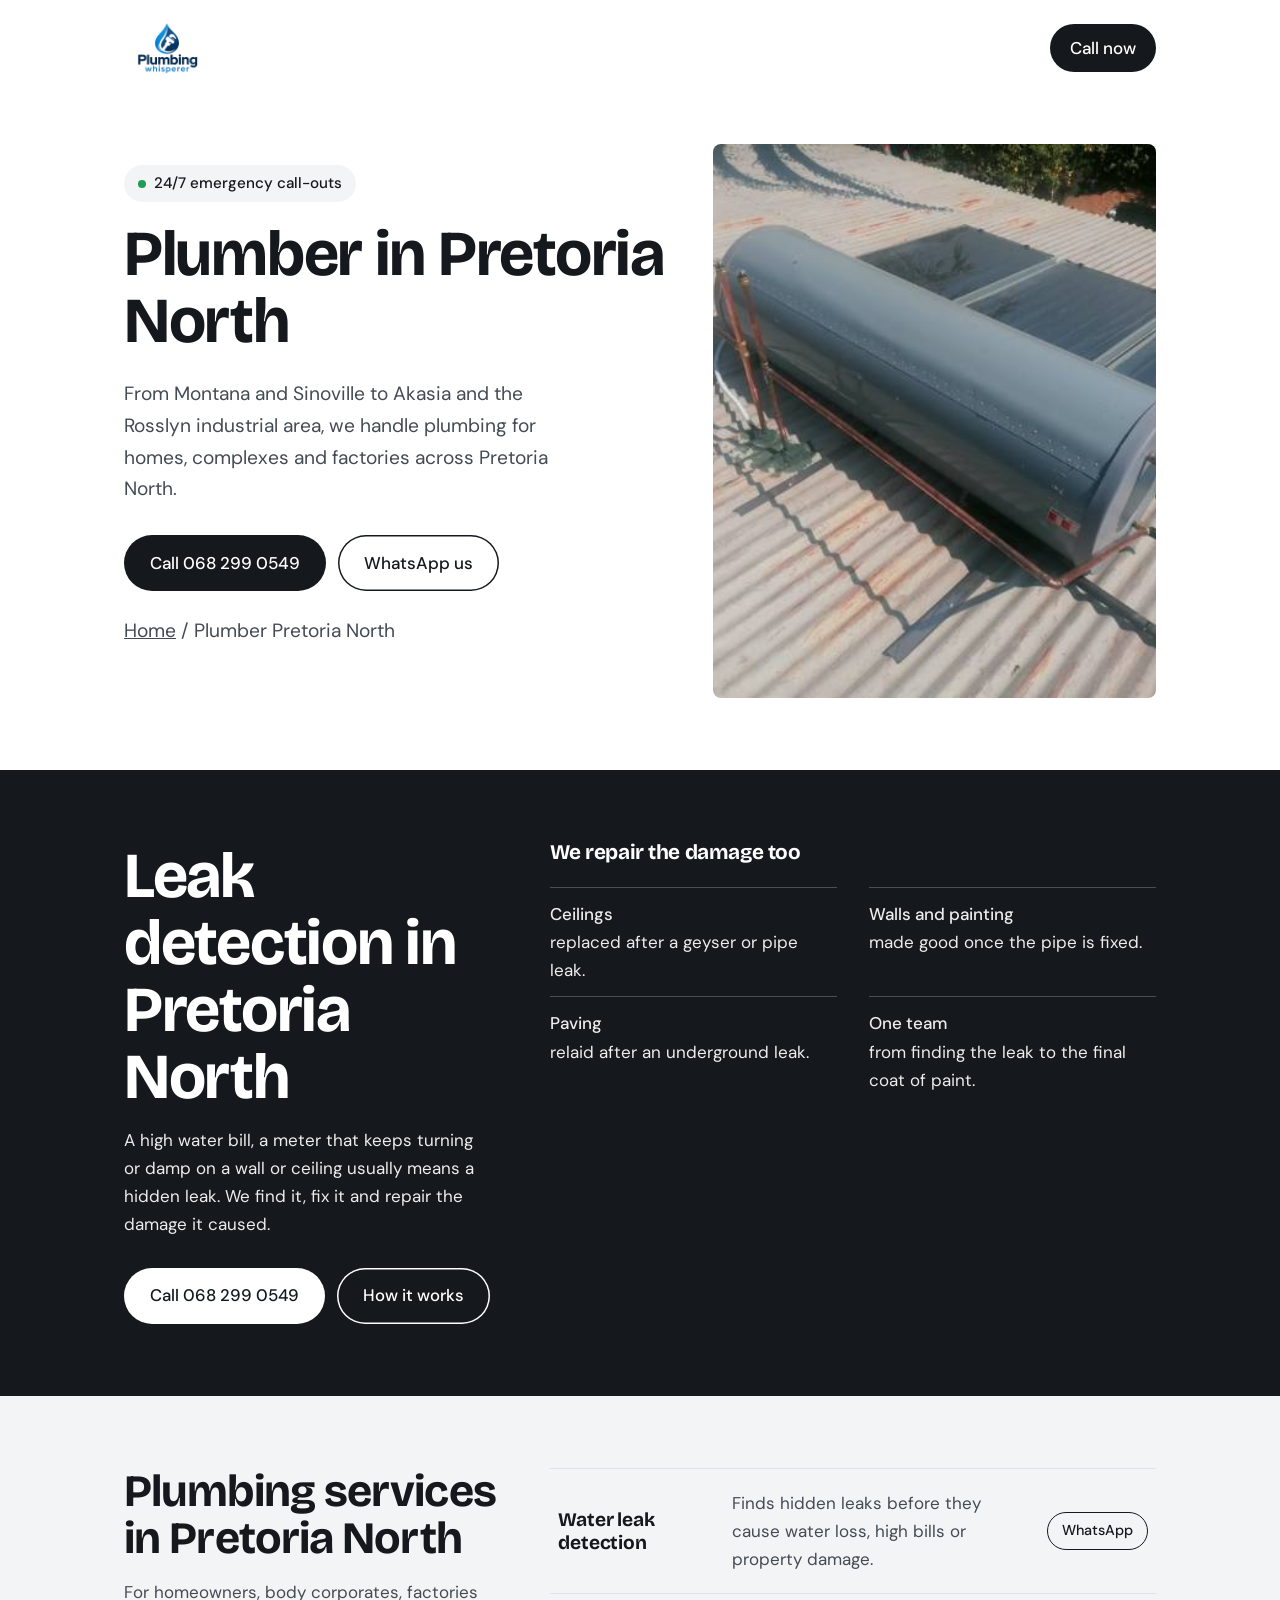
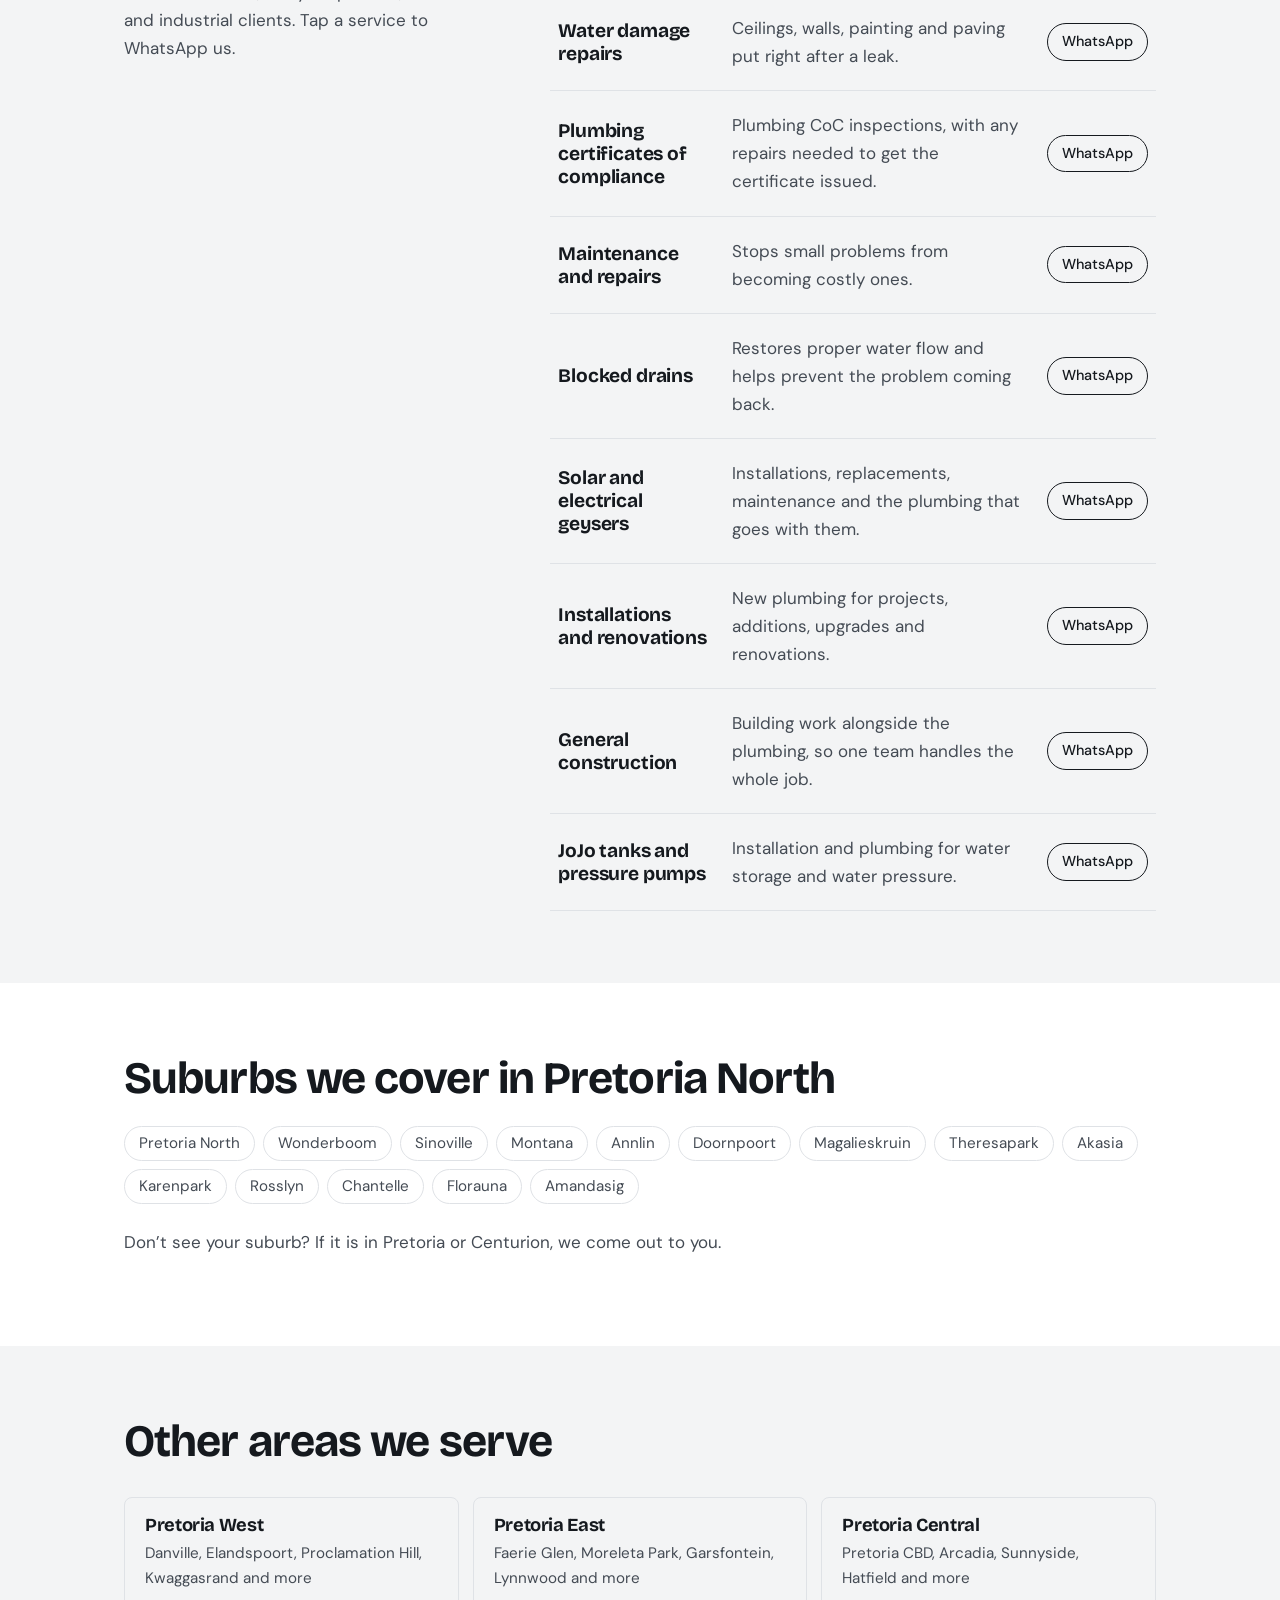
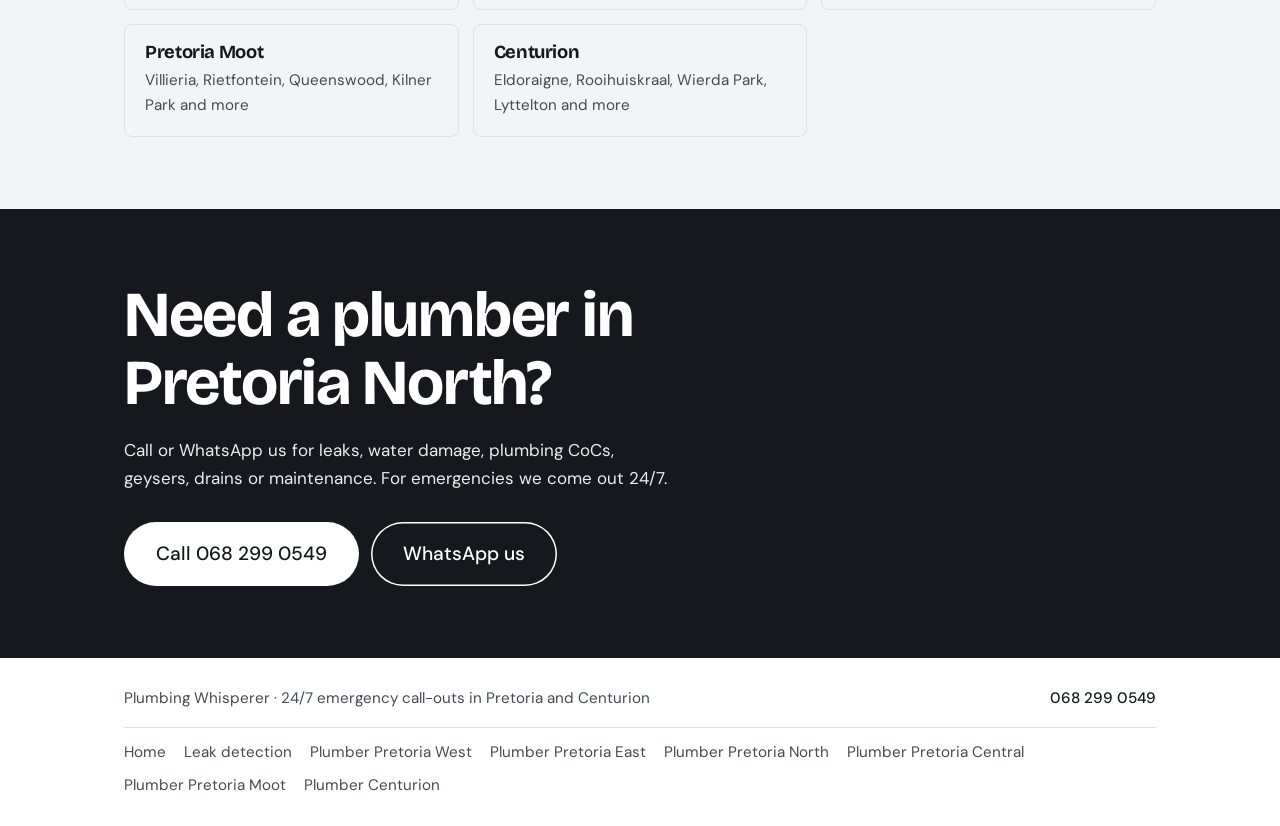
<file: plumber-pretoria-north/index.html>
<!DOCTYPE html>
<html lang="en">
<head>
<meta charset="utf-8">
<meta name="viewport" content="width=device-width, initial-scale=1, viewport-fit=cover">
<title>Plumber Pretoria North | 24/7 Leak Detection | Plumbing Whisperer</title>
<meta name="description" content="Plumber in Pretoria North: leak detection, water damage repairs, plumbing CoCs, geysers, blocked drains and maintenance in Pretoria North, Wonderboom, Sinoville and surrounds. 24/7 emergencies: 068 299 0549.">
<link rel="canonical" href="https://www.plumbing-whisperer.co.za/plumber-pretoria-north/">
<link rel="icon" href="/images/logo.png">
<meta property="og:type" content="website">
<meta property="og:site_name" content="Plumbing Whisperer">
<meta property="og:title" content="Plumber Pretoria North | 24/7 Leak Detection | Plumbing Whisperer">
<meta property="og:description" content="Plumber in Pretoria North: leak detection, water damage repairs, plumbing CoCs, geysers, blocked drains and maintenance in Pretoria North, Wonderboom, Sinoville and surrounds. 24/7 emergencies: 068 299 0549.">
<meta property="og:url" content="https://www.plumbing-whisperer.co.za/plumber-pretoria-north/">
<meta property="og:image" content="https://www.plumbing-whisperer.co.za/images/solar-geyser-tank-with-copper-piping.jpg">
<meta name="twitter:card" content="summary_large_image">
<script type="application/ld+json">
{
  "@context": "https://schema.org",
  "@graph": [
    {
      "@type": "Service",
      "name": "Plumbing and leak detection in Pretoria North",
      "serviceType": "Plumbing",
      "url": "https://www.plumbing-whisperer.co.za/plumber-pretoria-north/",
      "provider": {
        "@id": "https://www.plumbing-whisperer.co.za/#business"
      },
      "areaServed": [
        {
          "@type": "Place",
          "name": "Pretoria North, Gauteng"
        },
        {
          "@type": "Place",
          "name": "Pretoria North"
        },
        {
          "@type": "Place",
          "name": "Wonderboom"
        },
        {
          "@type": "Place",
          "name": "Sinoville"
        },
        {
          "@type": "Place",
          "name": "Montana"
        },
        {
          "@type": "Place",
          "name": "Annlin"
        },
        {
          "@type": "Place",
          "name": "Doornpoort"
        },
        {
          "@type": "Place",
          "name": "Magalieskruin"
        },
        {
          "@type": "Place",
          "name": "Theresapark"
        },
        {
          "@type": "Place",
          "name": "Akasia"
        },
        {
          "@type": "Place",
          "name": "Karenpark"
        },
        {
          "@type": "Place",
          "name": "Rosslyn"
        },
        {
          "@type": "Place",
          "name": "Chantelle"
        },
        {
          "@type": "Place",
          "name": "Florauna"
        },
        {
          "@type": "Place",
          "name": "Amandasig"
        }
      ]
    },
    {
      "@type": "BreadcrumbList",
      "itemListElement": [
        {
          "@type": "ListItem",
          "position": 1,
          "name": "Home",
          "item": "https://www.plumbing-whisperer.co.za/"
        },
        {
          "@type": "ListItem",
          "position": 2,
          "name": "Plumber Pretoria North",
          "item": "https://www.plumbing-whisperer.co.za/plumber-pretoria-north/"
        }
      ]
    }
  ]
}
</script>
<link rel="preconnect" href="https://fonts.googleapis.com">
<link rel="preconnect" href="https://fonts.gstatic.com" crossorigin>
<link href="https://fonts.googleapis.com/css2?family=Bricolage+Grotesque:opsz,wght@12..96,500;12..96,700&family=DM+Sans:wght@400;500&display=swap" rel="stylesheet">
<link rel="stylesheet" href="/styles.css">
</head>
<body>
<div class="wrap">
  <header>
    <a class="logo" href="/" aria-label="Plumbing Whisperer home"><img src="/images/logo.png" alt="Plumbing Whisperer"></a>
    <a class="btn" href="tel:+27682990549">Call now</a>
  </header>
</div>

<main>
  <div class="hero">
    <div class="wrap">
      <div>
      <span class="badge">24/7 emergency call-outs</span>
      <h1>Plumber in Pretoria North</h1>
      <p>From Montana and Sinoville to Akasia and the Rosslyn industrial area, we handle plumbing for homes, complexes and factories across Pretoria North.</p>
      <div class="actions">
        <a class="btn" href="tel:+27682990549">Call 068 299 0549</a>
        <a class="btn ghost" href="https://wa.me/27682990549">WhatsApp us</a>
      </div>
      <p class="crumbs"><a href="/">Home</a> / Plumber Pretoria North</p>
      </div>
      <img src="/images/solar-geyser-tank-with-copper-piping.jpg" alt="Plumbing work by Plumbing Whisperer in Pretoria North">
    </div>
  </div>

  <section class="cta feature">
    <div class="wrap split">
      <div>
        <h2>Leak detection in Pretoria North</h2>
        <p>A high water bill, a meter that keeps turning or damp on a wall or ceiling usually means a hidden leak. We find it, fix it and repair the damage it caused.</p>
        <div class="actions">
          <a class="btn" href="tel:+27682990549">Call 068 299 0549</a>
          <a class="btn ghost" href="/leak-detection/">How it works</a>
        </div>
      </div>
      <div>
        <h3>We repair the damage too</h3>
        <ul class="signs">
          <li><strong>Ceilings</strong>replaced after a geyser or pipe leak.</li>
          <li><strong>Walls and painting</strong>made good once the pipe is fixed.</li>
          <li><strong>Paving</strong>relaid after an underground leak.</li>
          <li><strong>One team</strong>from finding the leak to the final coat of paint.</li>
        </ul>
      </div>
    </div>
  </section>

  <section class="tint">
    <div class="wrap split">
      <div>
        <h2>Plumbing services in Pretoria North</h2>
        <p>For homeowners, body corporates, factories and industrial clients. Tap a service to WhatsApp us.</p>
      </div>
      <ul class="list">
        <li><a href="https://wa.me/27682990549?text=Hi%2C%20I%20need%20a%20plumber%20in%20Pretoria%20North%20for%3A%20water%20leak%20detection"><h3>Water leak detection</h3><p>Finds hidden leaks before they cause water loss, high bills or property damage.</p><span class="go">WhatsApp</span></a></li>
        <li><a href="https://wa.me/27682990549?text=Hi%2C%20I%20need%20a%20plumber%20in%20Pretoria%20North%20for%3A%20water%20damage%20repairs"><h3>Water damage repairs</h3><p>Ceilings, walls, painting and paving put right after a leak.</p><span class="go">WhatsApp</span></a></li>
        <li><a href="https://wa.me/27682990549?text=Hi%2C%20I%20need%20a%20plumber%20in%20Pretoria%20North%20for%3A%20a%20plumbing%20certificate%20of%20compliance%20(CoC)"><h3>Plumbing certificates of compliance</h3><p>Plumbing CoC inspections, with any repairs needed to get the certificate issued.</p><span class="go">WhatsApp</span></a></li>
        <li><a href="https://wa.me/27682990549?text=Hi%2C%20I%20need%20a%20plumber%20in%20Pretoria%20North%20for%3A%20maintenance%20and%20repairs"><h3>Maintenance and repairs</h3><p>Stops small problems from becoming costly ones.</p><span class="go">WhatsApp</span></a></li>
        <li><a href="https://wa.me/27682990549?text=Hi%2C%20I%20need%20a%20plumber%20in%20Pretoria%20North%20for%3A%20blocked%20drains"><h3>Blocked drains</h3><p>Restores proper water flow and helps prevent the problem coming back.</p><span class="go">WhatsApp</span></a></li>
        <li><a href="https://wa.me/27682990549?text=Hi%2C%20I%20need%20a%20plumber%20in%20Pretoria%20North%20for%3A%20geysers"><h3>Solar and electrical geysers</h3><p>Installations, replacements, maintenance and the plumbing that goes with them.</p><span class="go">WhatsApp</span></a></li>
        <li><a href="https://wa.me/27682990549?text=Hi%2C%20I%20need%20a%20plumber%20in%20Pretoria%20North%20for%3A%20a%20new%20installation%20or%20renovation"><h3>Installations and renovations</h3><p>New plumbing for projects, additions, upgrades and renovations.</p><span class="go">WhatsApp</span></a></li>
        <li><a href="https://wa.me/27682990549?text=Hi%2C%20I%20need%20a%20plumber%20in%20Pretoria%20North%20for%3A%20general%20construction"><h3>General construction</h3><p>Building work alongside the plumbing, so one team handles the whole job.</p><span class="go">WhatsApp</span></a></li>
        <li><a href="https://wa.me/27682990549?text=Hi%2C%20I%20need%20a%20plumber%20in%20Pretoria%20North%20for%3A%20jojo%20tanks%20and%20pressure%20pumps"><h3>JoJo tanks and pressure pumps</h3><p>Installation and plumbing for water storage and water pressure.</p><span class="go">WhatsApp</span></a></li>
      </ul>
    </div>
  </section>

  <section>
    <div class="wrap">
      <h2>Suburbs we cover in Pretoria North</h2>
      <ul class="chips">
        <li>Pretoria North</li>
        <li>Wonderboom</li>
        <li>Sinoville</li>
        <li>Montana</li>
        <li>Annlin</li>
        <li>Doornpoort</li>
        <li>Magalieskruin</li>
        <li>Theresapark</li>
        <li>Akasia</li>
        <li>Karenpark</li>
        <li>Rosslyn</li>
        <li>Chantelle</li>
        <li>Florauna</li>
        <li>Amandasig</li>
      </ul>
      <p style="margin-top:24px">Don’t see your suburb? If it is in Pretoria or Centurion, we come out to you.</p>
    </div>
  </section>

  <section class="tint">
    <div class="wrap">
      <h2>Other areas we serve</h2>
      <div class="areas">
        <a href="/plumber-pretoria-west/"><h3>Pretoria West</h3><p>Danville, Elandspoort, Proclamation Hill, Kwaggasrand and more</p></a>
        <a href="/plumber-pretoria-east/"><h3>Pretoria East</h3><p>Faerie Glen, Moreleta Park, Garsfontein, Lynnwood and more</p></a>
        <a href="/plumber-pretoria-central/"><h3>Pretoria Central</h3><p>Pretoria CBD, Arcadia, Sunnyside, Hatfield and more</p></a>
        <a href="/plumber-pretoria-moot/"><h3>Pretoria Moot</h3><p>Villieria, Rietfontein, Queenswood, Kilner Park and more</p></a>
        <a href="/plumber-centurion/"><h3>Centurion</h3><p>Eldoraigne, Rooihuiskraal, Wierda Park, Lyttelton and more</p></a>
      </div>
    </div>
  </section>

  <section class="cta">
    <div class="wrap">
      <h2>Need a plumber in Pretoria North?</h2>
      <p>Call or WhatsApp us for leaks, water damage, plumbing CoCs, geysers, drains or maintenance. For emergencies we come out 24/7.</p>
      <div class="actions">
        <a class="btn" href="tel:+27682990549">Call 068 299 0549</a>
        <a class="btn ghost" href="https://wa.me/27682990549">WhatsApp us</a>
      </div>
    </div>
  </section>
</main>

<footer>
  <div class="wrap">
    <span>Plumbing Whisperer · 24/7 emergency call-outs in Pretoria and Centurion</span>
    <a href="tel:+27682990549">068 299 0549</a>
    <nav aria-label="Pages"><a href="/">Home</a><a href="/leak-detection/">Leak detection</a><a href="/plumber-pretoria-west/">Plumber Pretoria West</a><a href="/plumber-pretoria-east/">Plumber Pretoria East</a><a href="/plumber-pretoria-north/">Plumber Pretoria North</a><a href="/plumber-pretoria-central/">Plumber Pretoria Central</a><a href="/plumber-pretoria-moot/">Plumber Pretoria Moot</a><a href="/plumber-centurion/">Plumber Centurion</a></nav>
  </div>
</footer>
<div class="bar"><a class="btn" href="tel:+27682990549">Call now</a><a class="btn ghost" href="https://wa.me/27682990549">WhatsApp</a></div>
</body>
</html>
</file>
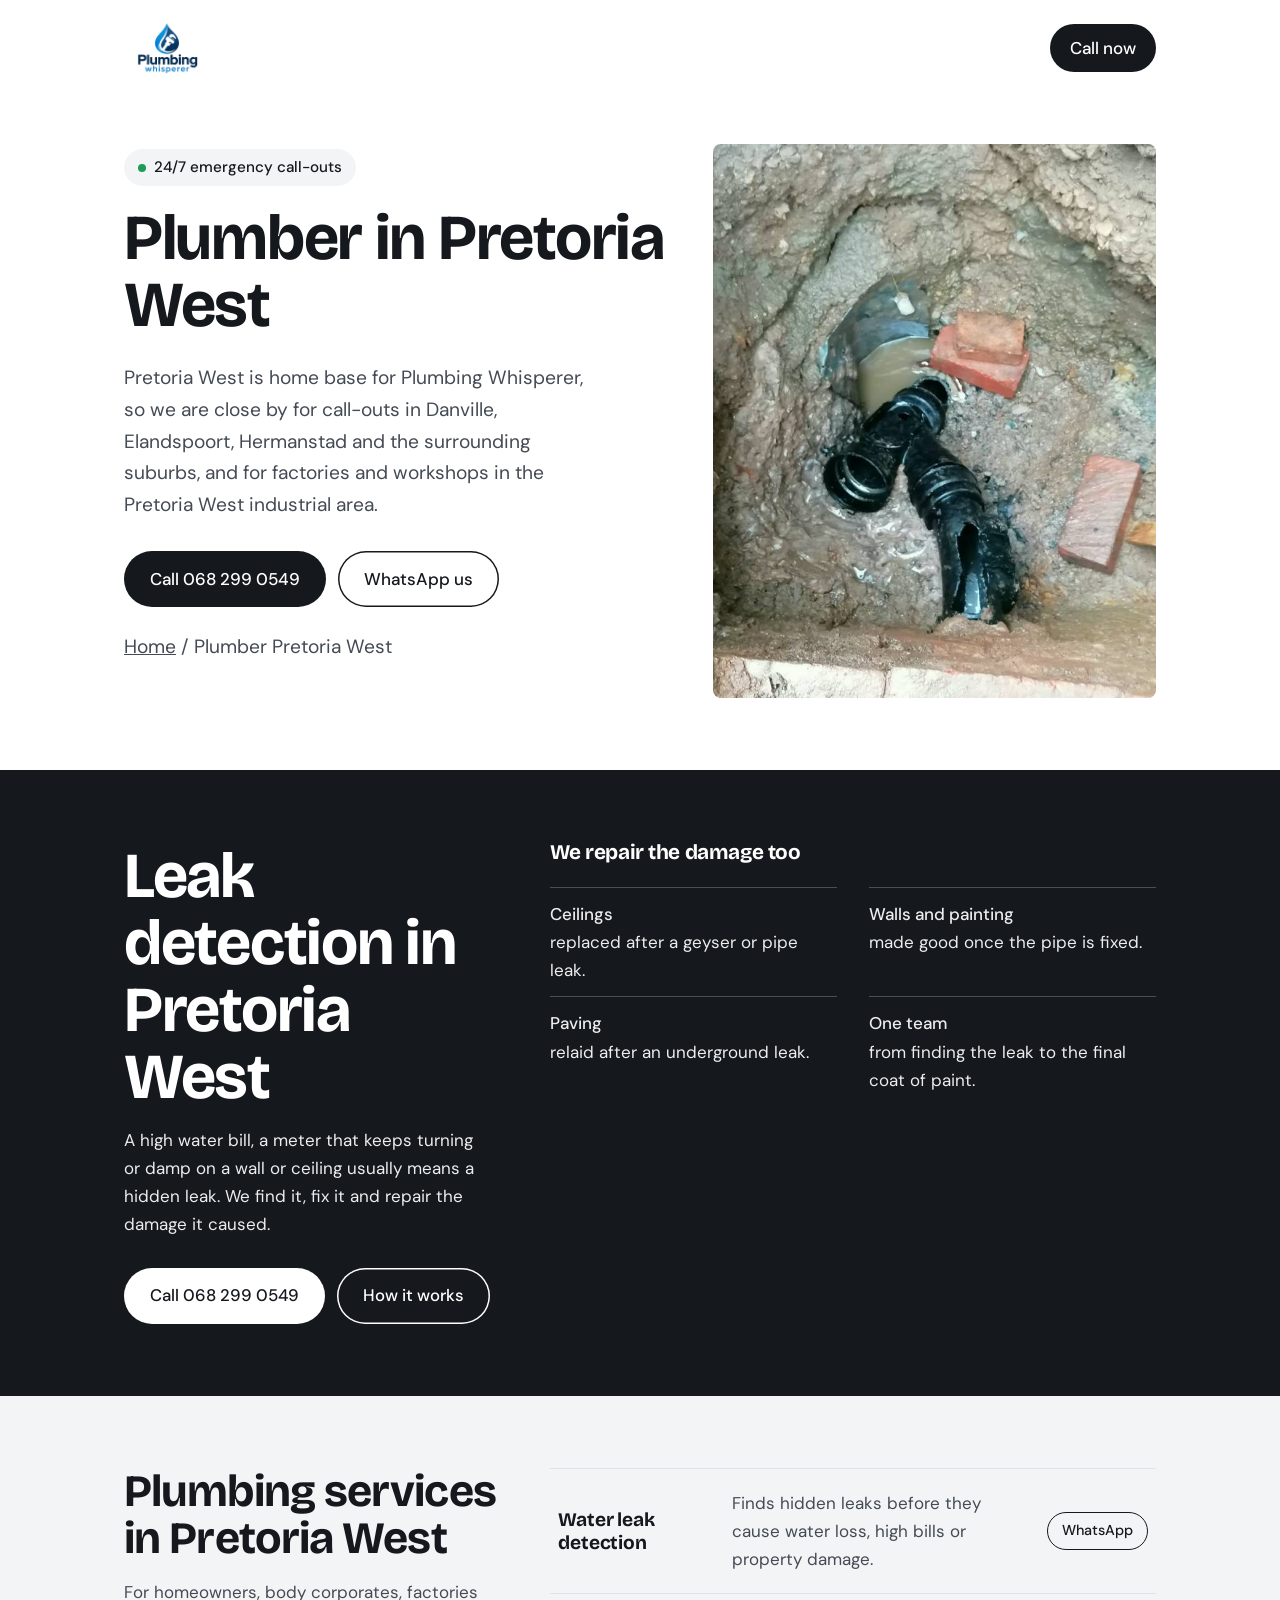
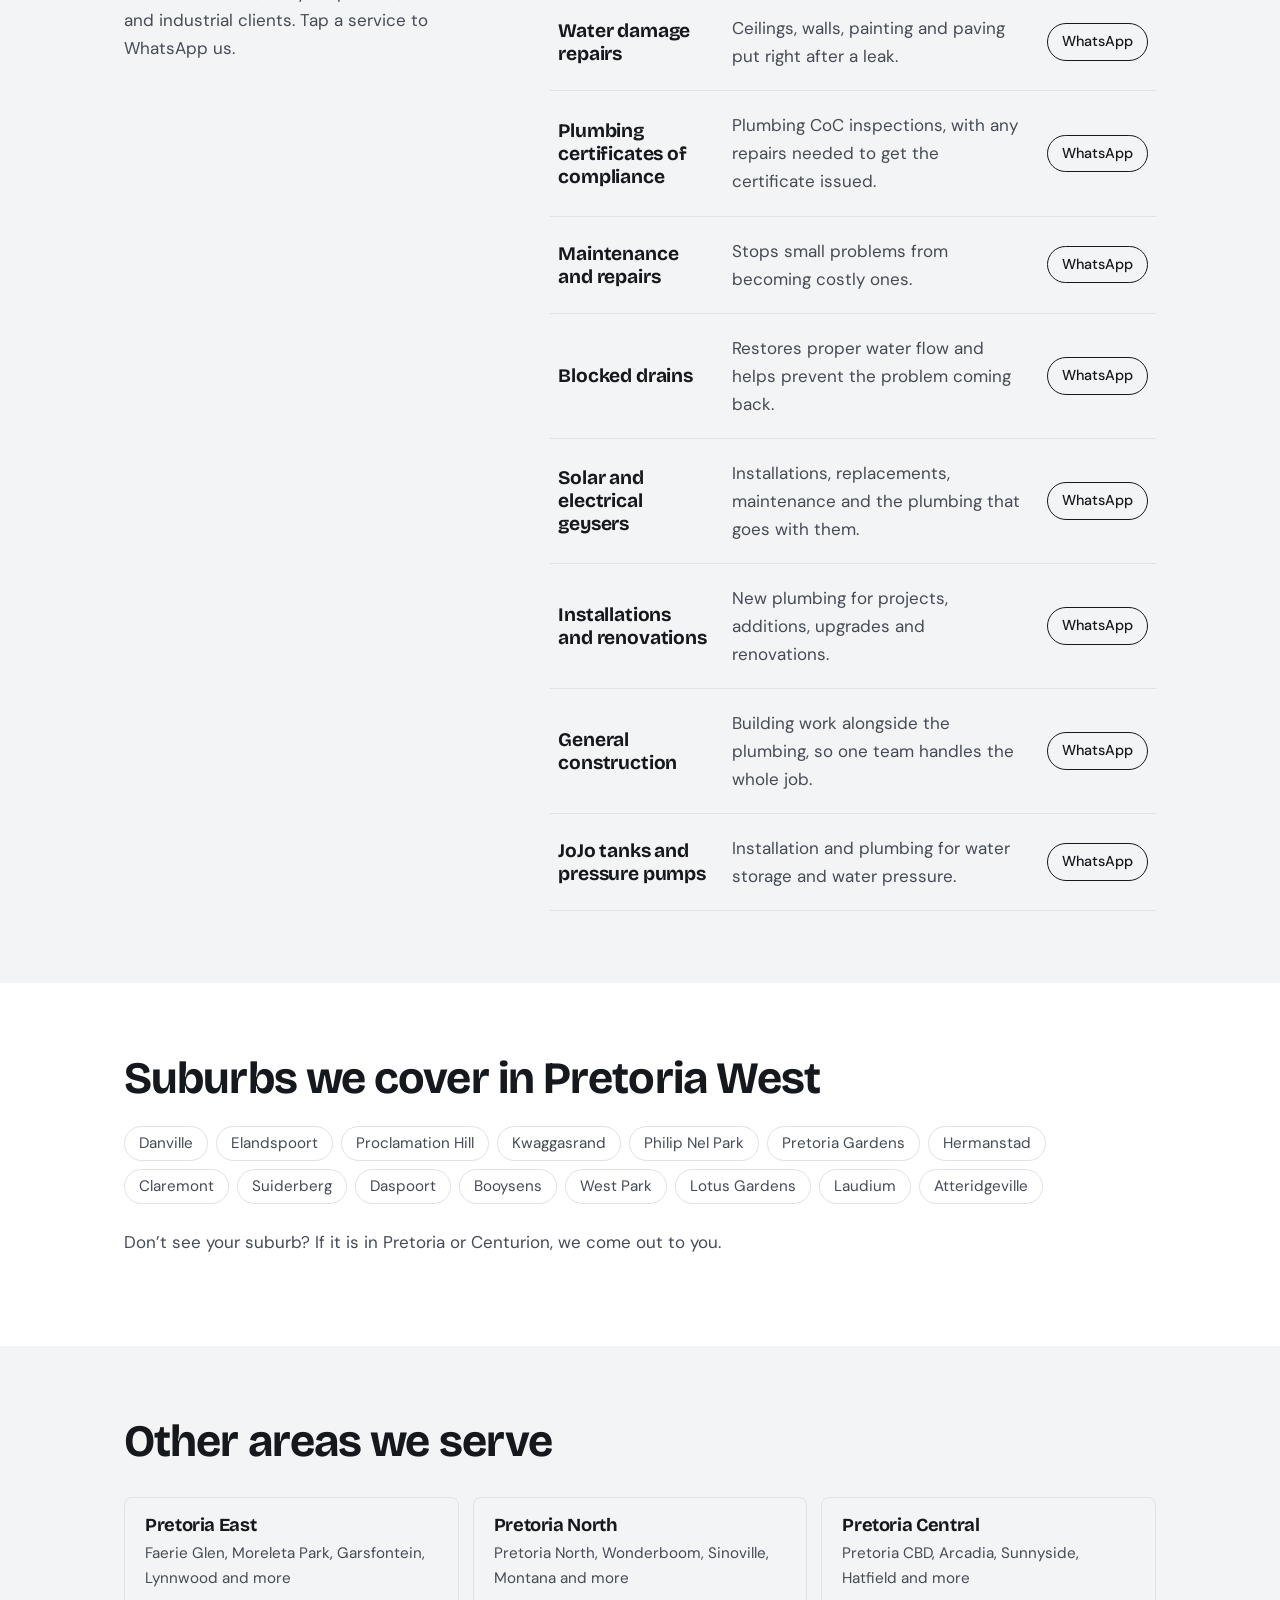
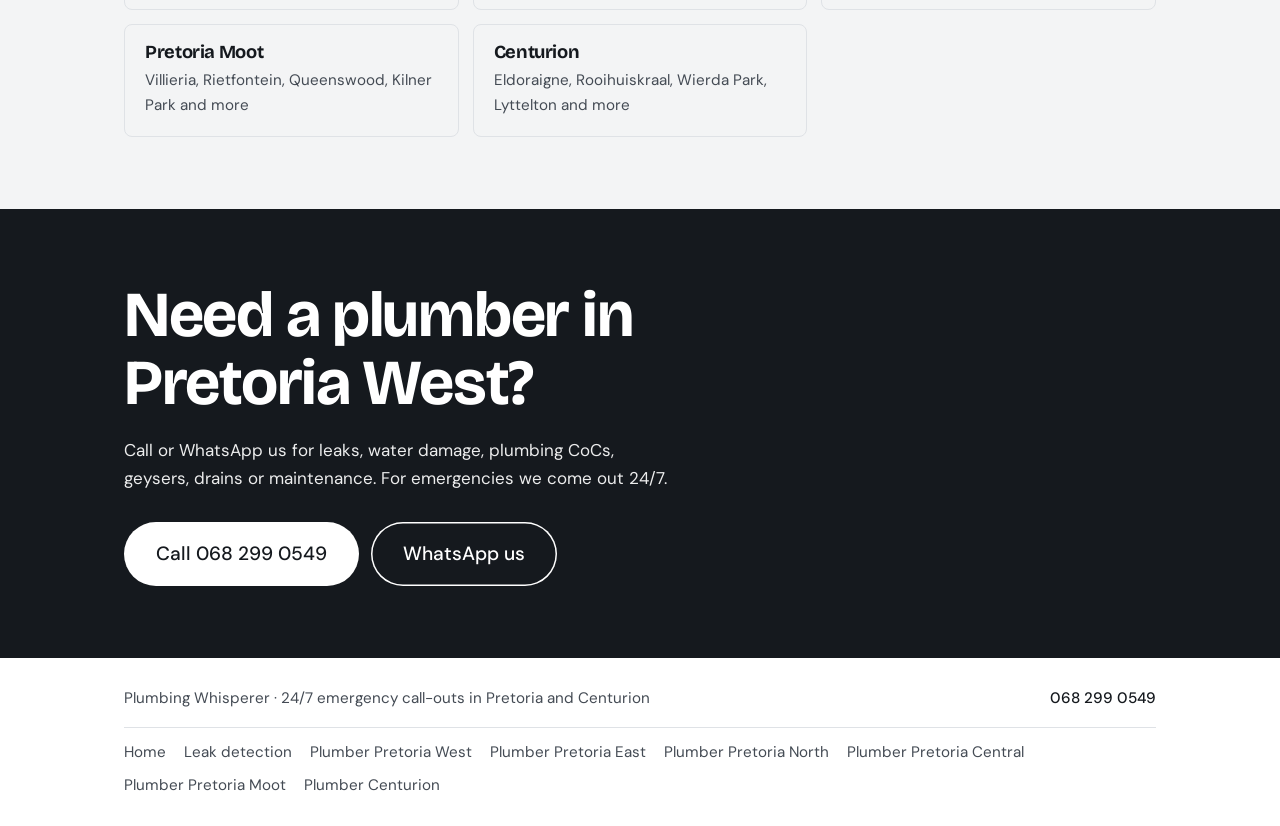
<file: plumber-pretoria-west/index.html>
<!DOCTYPE html>
<html lang="en">
<head>
<meta charset="utf-8">
<meta name="viewport" content="width=device-width, initial-scale=1, viewport-fit=cover">
<title>Plumber Pretoria West | 24/7 Leak Detection | Plumbing Whisperer</title>
<meta name="description" content="Plumber in Pretoria West: leak detection, water damage repairs, plumbing CoCs, geysers, blocked drains and maintenance in Danville, Elandspoort, Proclamation Hill and surrounds. 24/7 emergencies: 068 299 0549.">
<link rel="canonical" href="https://www.plumbing-whisperer.co.za/plumber-pretoria-west/">
<link rel="icon" href="/images/logo.png">
<meta property="og:type" content="website">
<meta property="og:site_name" content="Plumbing Whisperer">
<meta property="og:title" content="Plumber Pretoria West | 24/7 Leak Detection | Plumbing Whisperer">
<meta property="og:description" content="Plumber in Pretoria West: leak detection, water damage repairs, plumbing CoCs, geysers, blocked drains and maintenance in Danville, Elandspoort, Proclamation Hill and surrounds. 24/7 emergencies: 068 299 0549.">
<meta property="og:url" content="https://www.plumbing-whisperer.co.za/plumber-pretoria-west/">
<meta property="og:image" content="https://www.plumbing-whisperer.co.za/images/broken-underground-drain-pipe-in-an-excavated-hole.jpg">
<meta name="twitter:card" content="summary_large_image">
<script type="application/ld+json">
{
  "@context": "https://schema.org",
  "@graph": [
    {
      "@type": "Service",
      "name": "Plumbing and leak detection in Pretoria West",
      "serviceType": "Plumbing",
      "url": "https://www.plumbing-whisperer.co.za/plumber-pretoria-west/",
      "provider": {
        "@id": "https://www.plumbing-whisperer.co.za/#business"
      },
      "areaServed": [
        {
          "@type": "Place",
          "name": "Pretoria West, Gauteng"
        },
        {
          "@type": "Place",
          "name": "Danville"
        },
        {
          "@type": "Place",
          "name": "Elandspoort"
        },
        {
          "@type": "Place",
          "name": "Proclamation Hill"
        },
        {
          "@type": "Place",
          "name": "Kwaggasrand"
        },
        {
          "@type": "Place",
          "name": "Philip Nel Park"
        },
        {
          "@type": "Place",
          "name": "Pretoria Gardens"
        },
        {
          "@type": "Place",
          "name": "Hermanstad"
        },
        {
          "@type": "Place",
          "name": "Claremont"
        },
        {
          "@type": "Place",
          "name": "Suiderberg"
        },
        {
          "@type": "Place",
          "name": "Daspoort"
        },
        {
          "@type": "Place",
          "name": "Booysens"
        },
        {
          "@type": "Place",
          "name": "West Park"
        },
        {
          "@type": "Place",
          "name": "Lotus Gardens"
        },
        {
          "@type": "Place",
          "name": "Laudium"
        },
        {
          "@type": "Place",
          "name": "Atteridgeville"
        }
      ]
    },
    {
      "@type": "BreadcrumbList",
      "itemListElement": [
        {
          "@type": "ListItem",
          "position": 1,
          "name": "Home",
          "item": "https://www.plumbing-whisperer.co.za/"
        },
        {
          "@type": "ListItem",
          "position": 2,
          "name": "Plumber Pretoria West",
          "item": "https://www.plumbing-whisperer.co.za/plumber-pretoria-west/"
        }
      ]
    }
  ]
}
</script>
<link rel="preconnect" href="https://fonts.googleapis.com">
<link rel="preconnect" href="https://fonts.gstatic.com" crossorigin>
<link href="https://fonts.googleapis.com/css2?family=Bricolage+Grotesque:opsz,wght@12..96,500;12..96,700&family=DM+Sans:wght@400;500&display=swap" rel="stylesheet">
<link rel="stylesheet" href="/styles.css">
</head>
<body>
<div class="wrap">
  <header>
    <a class="logo" href="/" aria-label="Plumbing Whisperer home"><img src="/images/logo.png" alt="Plumbing Whisperer"></a>
    <a class="btn" href="tel:+27682990549">Call now</a>
  </header>
</div>

<main>
  <div class="hero">
    <div class="wrap">
      <div>
      <span class="badge">24/7 emergency call-outs</span>
      <h1>Plumber in Pretoria West</h1>
      <p>Pretoria West is home base for Plumbing Whisperer, so we are close by for call-outs in Danville, Elandspoort, Hermanstad and the surrounding suburbs, and for factories and workshops in the Pretoria West industrial area.</p>
      <div class="actions">
        <a class="btn" href="tel:+27682990549">Call 068 299 0549</a>
        <a class="btn ghost" href="https://wa.me/27682990549">WhatsApp us</a>
      </div>
      <p class="crumbs"><a href="/">Home</a> / Plumber Pretoria West</p>
      </div>
      <img src="/images/broken-underground-drain-pipe-in-an-excavated-hole.jpg" alt="Plumbing work by Plumbing Whisperer in Pretoria West">
    </div>
  </div>

  <section class="cta feature">
    <div class="wrap split">
      <div>
        <h2>Leak detection in Pretoria West</h2>
        <p>A high water bill, a meter that keeps turning or damp on a wall or ceiling usually means a hidden leak. We find it, fix it and repair the damage it caused.</p>
        <div class="actions">
          <a class="btn" href="tel:+27682990549">Call 068 299 0549</a>
          <a class="btn ghost" href="/leak-detection/">How it works</a>
        </div>
      </div>
      <div>
        <h3>We repair the damage too</h3>
        <ul class="signs">
          <li><strong>Ceilings</strong>replaced after a geyser or pipe leak.</li>
          <li><strong>Walls and painting</strong>made good once the pipe is fixed.</li>
          <li><strong>Paving</strong>relaid after an underground leak.</li>
          <li><strong>One team</strong>from finding the leak to the final coat of paint.</li>
        </ul>
      </div>
    </div>
  </section>

  <section class="tint">
    <div class="wrap split">
      <div>
        <h2>Plumbing services in Pretoria West</h2>
        <p>For homeowners, body corporates, factories and industrial clients. Tap a service to WhatsApp us.</p>
      </div>
      <ul class="list">
        <li><a href="https://wa.me/27682990549?text=Hi%2C%20I%20need%20a%20plumber%20in%20Pretoria%20West%20for%3A%20water%20leak%20detection"><h3>Water leak detection</h3><p>Finds hidden leaks before they cause water loss, high bills or property damage.</p><span class="go">WhatsApp</span></a></li>
        <li><a href="https://wa.me/27682990549?text=Hi%2C%20I%20need%20a%20plumber%20in%20Pretoria%20West%20for%3A%20water%20damage%20repairs"><h3>Water damage repairs</h3><p>Ceilings, walls, painting and paving put right after a leak.</p><span class="go">WhatsApp</span></a></li>
        <li><a href="https://wa.me/27682990549?text=Hi%2C%20I%20need%20a%20plumber%20in%20Pretoria%20West%20for%3A%20a%20plumbing%20certificate%20of%20compliance%20(CoC)"><h3>Plumbing certificates of compliance</h3><p>Plumbing CoC inspections, with any repairs needed to get the certificate issued.</p><span class="go">WhatsApp</span></a></li>
        <li><a href="https://wa.me/27682990549?text=Hi%2C%20I%20need%20a%20plumber%20in%20Pretoria%20West%20for%3A%20maintenance%20and%20repairs"><h3>Maintenance and repairs</h3><p>Stops small problems from becoming costly ones.</p><span class="go">WhatsApp</span></a></li>
        <li><a href="https://wa.me/27682990549?text=Hi%2C%20I%20need%20a%20plumber%20in%20Pretoria%20West%20for%3A%20blocked%20drains"><h3>Blocked drains</h3><p>Restores proper water flow and helps prevent the problem coming back.</p><span class="go">WhatsApp</span></a></li>
        <li><a href="https://wa.me/27682990549?text=Hi%2C%20I%20need%20a%20plumber%20in%20Pretoria%20West%20for%3A%20geysers"><h3>Solar and electrical geysers</h3><p>Installations, replacements, maintenance and the plumbing that goes with them.</p><span class="go">WhatsApp</span></a></li>
        <li><a href="https://wa.me/27682990549?text=Hi%2C%20I%20need%20a%20plumber%20in%20Pretoria%20West%20for%3A%20a%20new%20installation%20or%20renovation"><h3>Installations and renovations</h3><p>New plumbing for projects, additions, upgrades and renovations.</p><span class="go">WhatsApp</span></a></li>
        <li><a href="https://wa.me/27682990549?text=Hi%2C%20I%20need%20a%20plumber%20in%20Pretoria%20West%20for%3A%20general%20construction"><h3>General construction</h3><p>Building work alongside the plumbing, so one team handles the whole job.</p><span class="go">WhatsApp</span></a></li>
        <li><a href="https://wa.me/27682990549?text=Hi%2C%20I%20need%20a%20plumber%20in%20Pretoria%20West%20for%3A%20jojo%20tanks%20and%20pressure%20pumps"><h3>JoJo tanks and pressure pumps</h3><p>Installation and plumbing for water storage and water pressure.</p><span class="go">WhatsApp</span></a></li>
      </ul>
    </div>
  </section>

  <section>
    <div class="wrap">
      <h2>Suburbs we cover in Pretoria West</h2>
      <ul class="chips">
        <li>Danville</li>
        <li>Elandspoort</li>
        <li>Proclamation Hill</li>
        <li>Kwaggasrand</li>
        <li>Philip Nel Park</li>
        <li>Pretoria Gardens</li>
        <li>Hermanstad</li>
        <li>Claremont</li>
        <li>Suiderberg</li>
        <li>Daspoort</li>
        <li>Booysens</li>
        <li>West Park</li>
        <li>Lotus Gardens</li>
        <li>Laudium</li>
        <li>Atteridgeville</li>
      </ul>
      <p style="margin-top:24px">Don’t see your suburb? If it is in Pretoria or Centurion, we come out to you.</p>
    </div>
  </section>

  <section class="tint">
    <div class="wrap">
      <h2>Other areas we serve</h2>
      <div class="areas">
        <a href="/plumber-pretoria-east/"><h3>Pretoria East</h3><p>Faerie Glen, Moreleta Park, Garsfontein, Lynnwood and more</p></a>
        <a href="/plumber-pretoria-north/"><h3>Pretoria North</h3><p>Pretoria North, Wonderboom, Sinoville, Montana and more</p></a>
        <a href="/plumber-pretoria-central/"><h3>Pretoria Central</h3><p>Pretoria CBD, Arcadia, Sunnyside, Hatfield and more</p></a>
        <a href="/plumber-pretoria-moot/"><h3>Pretoria Moot</h3><p>Villieria, Rietfontein, Queenswood, Kilner Park and more</p></a>
        <a href="/plumber-centurion/"><h3>Centurion</h3><p>Eldoraigne, Rooihuiskraal, Wierda Park, Lyttelton and more</p></a>
      </div>
    </div>
  </section>

  <section class="cta">
    <div class="wrap">
      <h2>Need a plumber in Pretoria West?</h2>
      <p>Call or WhatsApp us for leaks, water damage, plumbing CoCs, geysers, drains or maintenance. For emergencies we come out 24/7.</p>
      <div class="actions">
        <a class="btn" href="tel:+27682990549">Call 068 299 0549</a>
        <a class="btn ghost" href="https://wa.me/27682990549">WhatsApp us</a>
      </div>
    </div>
  </section>
</main>

<footer>
  <div class="wrap">
    <span>Plumbing Whisperer · 24/7 emergency call-outs in Pretoria and Centurion</span>
    <a href="tel:+27682990549">068 299 0549</a>
    <nav aria-label="Pages"><a href="/">Home</a><a href="/leak-detection/">Leak detection</a><a href="/plumber-pretoria-west/">Plumber Pretoria West</a><a href="/plumber-pretoria-east/">Plumber Pretoria East</a><a href="/plumber-pretoria-north/">Plumber Pretoria North</a><a href="/plumber-pretoria-central/">Plumber Pretoria Central</a><a href="/plumber-pretoria-moot/">Plumber Pretoria Moot</a><a href="/plumber-centurion/">Plumber Centurion</a></nav>
  </div>
</footer>
<div class="bar"><a class="btn" href="tel:+27682990549">Call now</a><a class="btn ghost" href="https://wa.me/27682990549">WhatsApp</a></div>
</body>
</html>
</file>
<file: styles.css>
:root{
  --bg:#fff;--tint:#f3f4f5;--ink:#15191e;--text:#444b54;--blue:#15191e;--water:#cfd3d8;--line:#dfe2e6;--on-blue:#fff;color-scheme:light;
  box-sizing:border-box;padding-top:env(safe-area-inset-top,0px);padding-bottom:env(safe-area-inset-bottom,0px);
}
*,*::before,*::after{box-sizing:inherit}
html{scroll-behavior:smooth;scroll-padding-top:env(safe-area-inset-top,0px)}
body{margin:0;background:var(--bg);color:var(--text);font:400 1.0625rem/1.65 "DM Sans",system-ui,sans-serif}
h1,h2,h3{font-family:"Bricolage Grotesque","DM Sans",system-ui,sans-serif;color:var(--ink);margin:0;line-height:1.05;letter-spacing:-.02em}
p{margin:0 0 1em}
.wrap{max-width:1080px;margin:0 auto;padding:0 24px}
:focus-visible{outline:3px solid var(--blue);outline-offset:3px}
header{display:flex;align-items:center;justify-content:space-between;padding:16px 0}
.logo{background:#fff;border-radius:10px;padding:6px 12px;display:block}
.logo img{height:52px;width:auto;display:block}
.btn{display:inline-block;background:var(--blue);color:var(--on-blue);font-weight:500;text-decoration:none;padding:14px 26px;border-radius:999px;transition:transform .15s}
.btn:hover{transform:translateY(-2px)}
.btn.ghost{background:transparent;color:var(--ink);box-shadow:inset 0 0 0 1.5px var(--ink)}
header .btn{padding:10px 20px}
.actions{display:flex;flex-wrap:wrap;gap:12px}

.hero{padding:48px 0 72px}
.hero .wrap{display:grid;grid-template-columns:1.1fr .9fr;gap:48px;align-items:center}
.hero img{width:100%;aspect-ratio:4/5;object-fit:cover;border-radius:8px;display:block}
.hero h1{font-size:clamp(2.3rem,5.4vw,4rem);font-weight:700;max-width:15ch}
.hero p{max-width:36ch;font-size:1.2rem;margin:24px 0 30px}
.hero .hint{font-size:.95rem;margin:20px 0 0}

section{padding:72px 0}
.tint{background:var(--tint)}
.split{display:grid;grid-template-columns:1fr 1.6fr;gap:48px}
h2{font-size:clamp(1.9rem,4vw,2.8rem);font-weight:700}
.split h2+p{margin-top:16px;max-width:30ch}
.list{list-style:none;margin:0;padding:0}
.list li{border-top:1px solid var(--line)}
.list a{display:grid;grid-template-columns:minmax(150px,1fr) 2fr auto;gap:24px;align-items:center;padding:20px 8px;text-decoration:none;color:inherit;transition:background .15s}
.list a:hover{background:var(--bg)}
.go{font-size:.9rem;font-weight:500;color:var(--ink);border:1.5px solid var(--ink);border-radius:999px;padding:6px 14px}
.list li:last-child{border-bottom:1px solid var(--line)}
.list h3{font-size:1.2rem;letter-spacing:-.01em;line-height:1.2}
.list p{margin:0}

.pair{display:grid;grid-template-columns:1fr 1fr;gap:14px;margin-top:32px}
.pair figure,.strip figure{margin:0;position:relative;overflow:hidden;border-radius:6px;background:var(--line)}
.pair img{width:100%;aspect-ratio:3/4;object-fit:cover;display:block}
.pair figcaption{position:absolute;left:12px;bottom:12px;background:var(--bg);color:var(--ink);font-weight:500;font-size:.95rem;padding:4px 12px;border-radius:999px}
.pair .after figcaption{background:var(--blue);color:var(--on-blue)}
.carousel{max-width:760px;margin:32px auto 0}
.track{display:flex;gap:16px;overflow-x:auto;scroll-snap-type:x mandatory;scrollbar-width:none;-webkit-overflow-scrolling:touch}
.track::-webkit-scrollbar{display:none}
.slide{flex:0 0 100%;scroll-snap-align:center}
.slide .pair{margin:0}
.ctrl{display:flex;align-items:center;justify-content:center;gap:18px;margin-top:18px}
.nav{width:44px;height:44px;border-radius:50%;border:1.5px solid var(--ink);background:var(--bg);color:var(--ink);display:grid;place-items:center;cursor:pointer}
.nav:hover{background:var(--ink);color:var(--bg)}
.dots{display:flex;gap:8px}
.dots button{width:10px;height:10px;border-radius:50%;border:0;padding:0;background:var(--line);cursor:pointer}
.dots button[aria-current="true"]{background:var(--ink)}
@media (prefers-reduced-motion:no-preference){.track{scroll-behavior:smooth}}
.strip{display:grid;grid-template-columns:repeat(2,1fr);gap:14px;margin-top:14px}
.strip img{width:100%;aspect-ratio:1/1;object-fit:cover;display:block}
.sub{margin-top:48px;font-size:1.3rem}

.who{display:grid;grid-template-columns:repeat(3,1fr);gap:40px;margin-top:36px}
.who div{border-top:3px solid var(--blue);padding-top:18px}
.who h3{font-size:1.3rem;margin-bottom:8px}
.who p{margin:0}
.prose{max-width:60ch}
.prose p:last-child{margin:0}
.lead{color:var(--ink);font-weight:500}

.cta{background:var(--blue);color:var(--on-blue)}
.cta h2{color:var(--on-blue);font-size:clamp(2.2rem,6vw,4rem);max-width:14ch}
.cta p{max-width:46ch;margin:20px 0 30px;opacity:.92}
.cta .btn{background:var(--on-blue);color:var(--blue);font-size:1.2rem;padding:16px 32px}
.cta .btn.ghost{background:transparent;color:var(--on-blue);box-shadow:inset 0 0 0 1.5px var(--on-blue)}
.bar{display:none}
footer{padding:28px 0;font-size:.95rem}
footer .wrap{display:flex;flex-wrap:wrap;justify-content:space-between;gap:12px}
footer a{text-decoration:none;color:var(--ink);font-weight:500}

@media (max-width:760px){
  .split,.who{grid-template-columns:1fr}
  .list li{grid-template-columns:1fr;gap:6px}
  .hero{padding:44px 0 68px}
  section{padding:56px 0}
  .logo img{height:44px}
  .hero .wrap{grid-template-columns:1fr;gap:32px}
  .hero img{aspect-ratio:4/3}
  .list a{grid-template-columns:1fr auto;gap:6px 12px}
  .list a p{grid-column:1/2;grid-row:2}
  .list a .go{grid-column:2;grid-row:1/3}
  .bar{display:grid;grid-template-columns:1fr 1fr;gap:10px;position:fixed;left:0;right:0;bottom:0;z-index:5;background:var(--bg);border-top:1px solid var(--line);padding:10px 14px calc(10px + env(safe-area-inset-bottom,0px))}
  .bar .btn{text-align:center;padding:14px 10px}
  body{padding-bottom:84px}
}

/* Added for SEO pages */
.badge{display:inline-block;background:var(--tint);color:var(--ink);font-weight:500;font-size:.95rem;padding:6px 14px;border-radius:999px;margin-bottom:18px}
.badge::before{content:"";display:inline-block;width:8px;height:8px;border-radius:50%;background:#1f9d55;margin-right:8px;vertical-align:middle}
.signs{list-style:none;margin:24px 0 0;padding:0;display:grid;grid-template-columns:1fr 1fr;gap:12px 32px}
.signs li{border-top:1px solid var(--line);padding:12px 0 0}
.signs strong{display:block;color:var(--ink);font-weight:500}
.more{display:inline-block;margin-top:28px;color:var(--ink);font-weight:500}
.areas{display:grid;grid-template-columns:repeat(3,1fr);gap:14px;margin-top:32px}
.areas a{display:block;border:1.5px solid var(--line);border-radius:8px;padding:18px 20px;text-decoration:none;color:var(--text);transition:border-color .15s}
.areas a:hover{border-color:var(--ink)}
.areas h3{font-size:1.15rem;margin-bottom:6px}
.areas p{margin:0;font-size:.95rem}
.chips{list-style:none;margin:24px 0 0;padding:0;display:flex;flex-wrap:wrap;gap:8px}
.chips li{background:var(--bg);border:1px solid var(--line);border-radius:999px;padding:4px 14px;font-size:.95rem}
.tint .chips li{background:var(--bg)}
.crumbs{font-size:.9rem;margin:8px 0 0}
.crumbs a{color:var(--text)}
footer nav{display:flex;flex-wrap:wrap;gap:8px 18px;width:100%;padding-top:12px;border-top:1px solid var(--line);margin-top:4px}
footer nav a{font-weight:400;color:var(--text)}
@media (max-width:760px){
  .signs{grid-template-columns:1fr}
  .areas{grid-template-columns:1fr}
}
.feature h3{color:var(--on-blue);font-size:1.3rem}
.feature .split{align-items:start}
.feature .actions .btn{font-size:1.05rem;padding:14px 26px}
.feature .signs li{border-color:rgba(255,255,255,.25);opacity:.92}
.feature .signs strong{color:var(--on-blue)}
</file>
